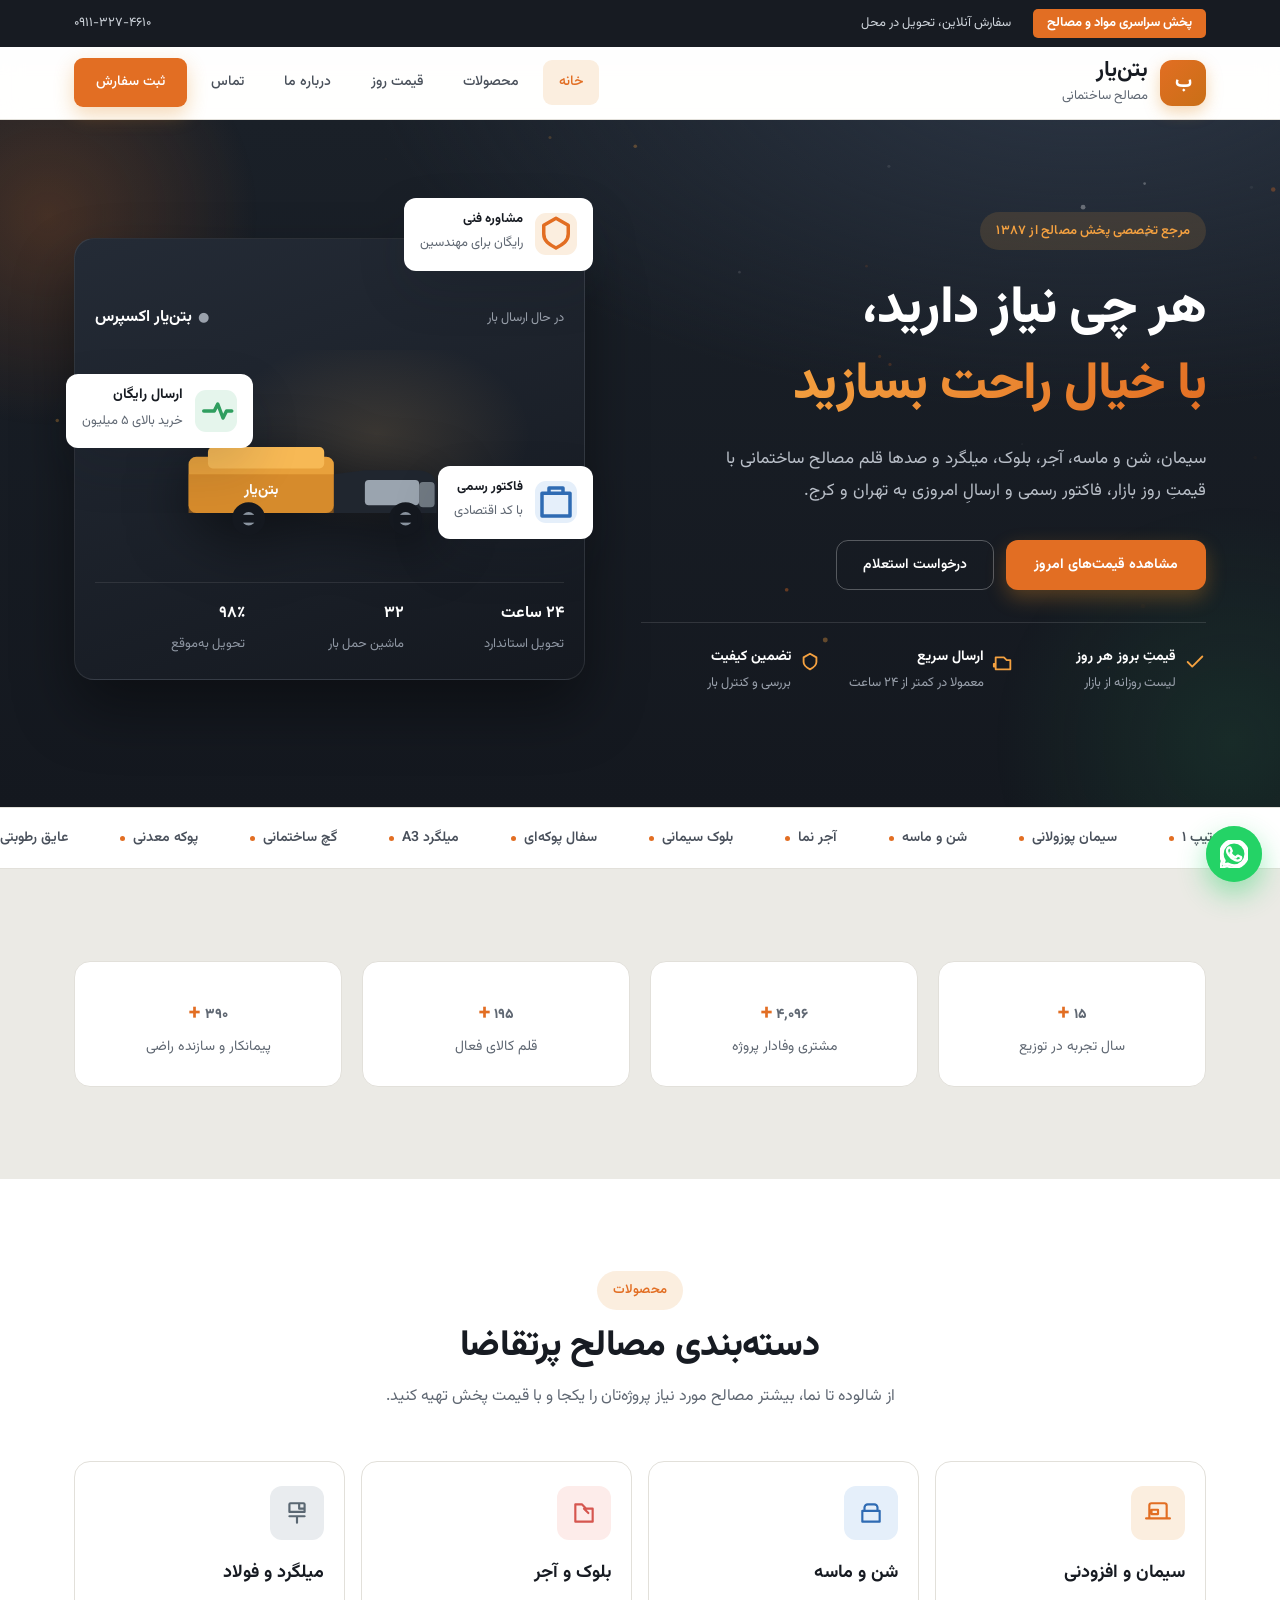
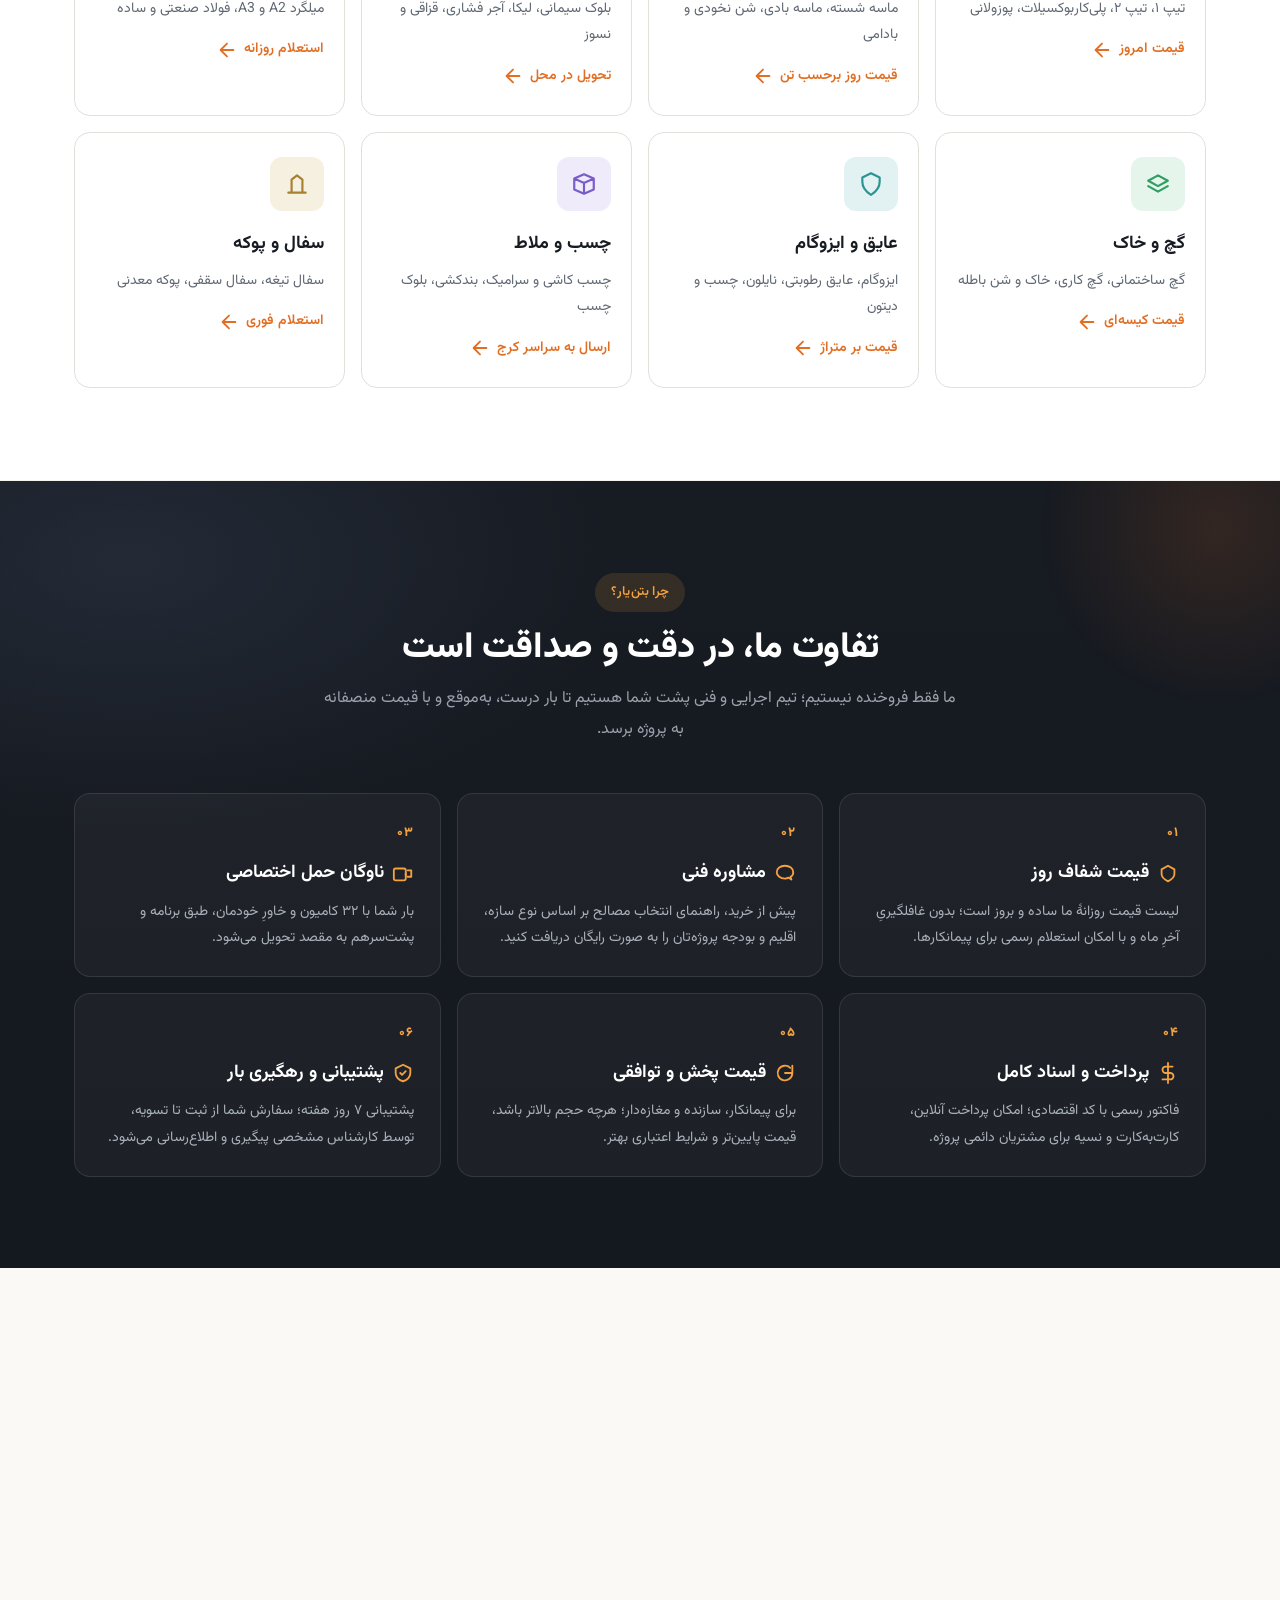
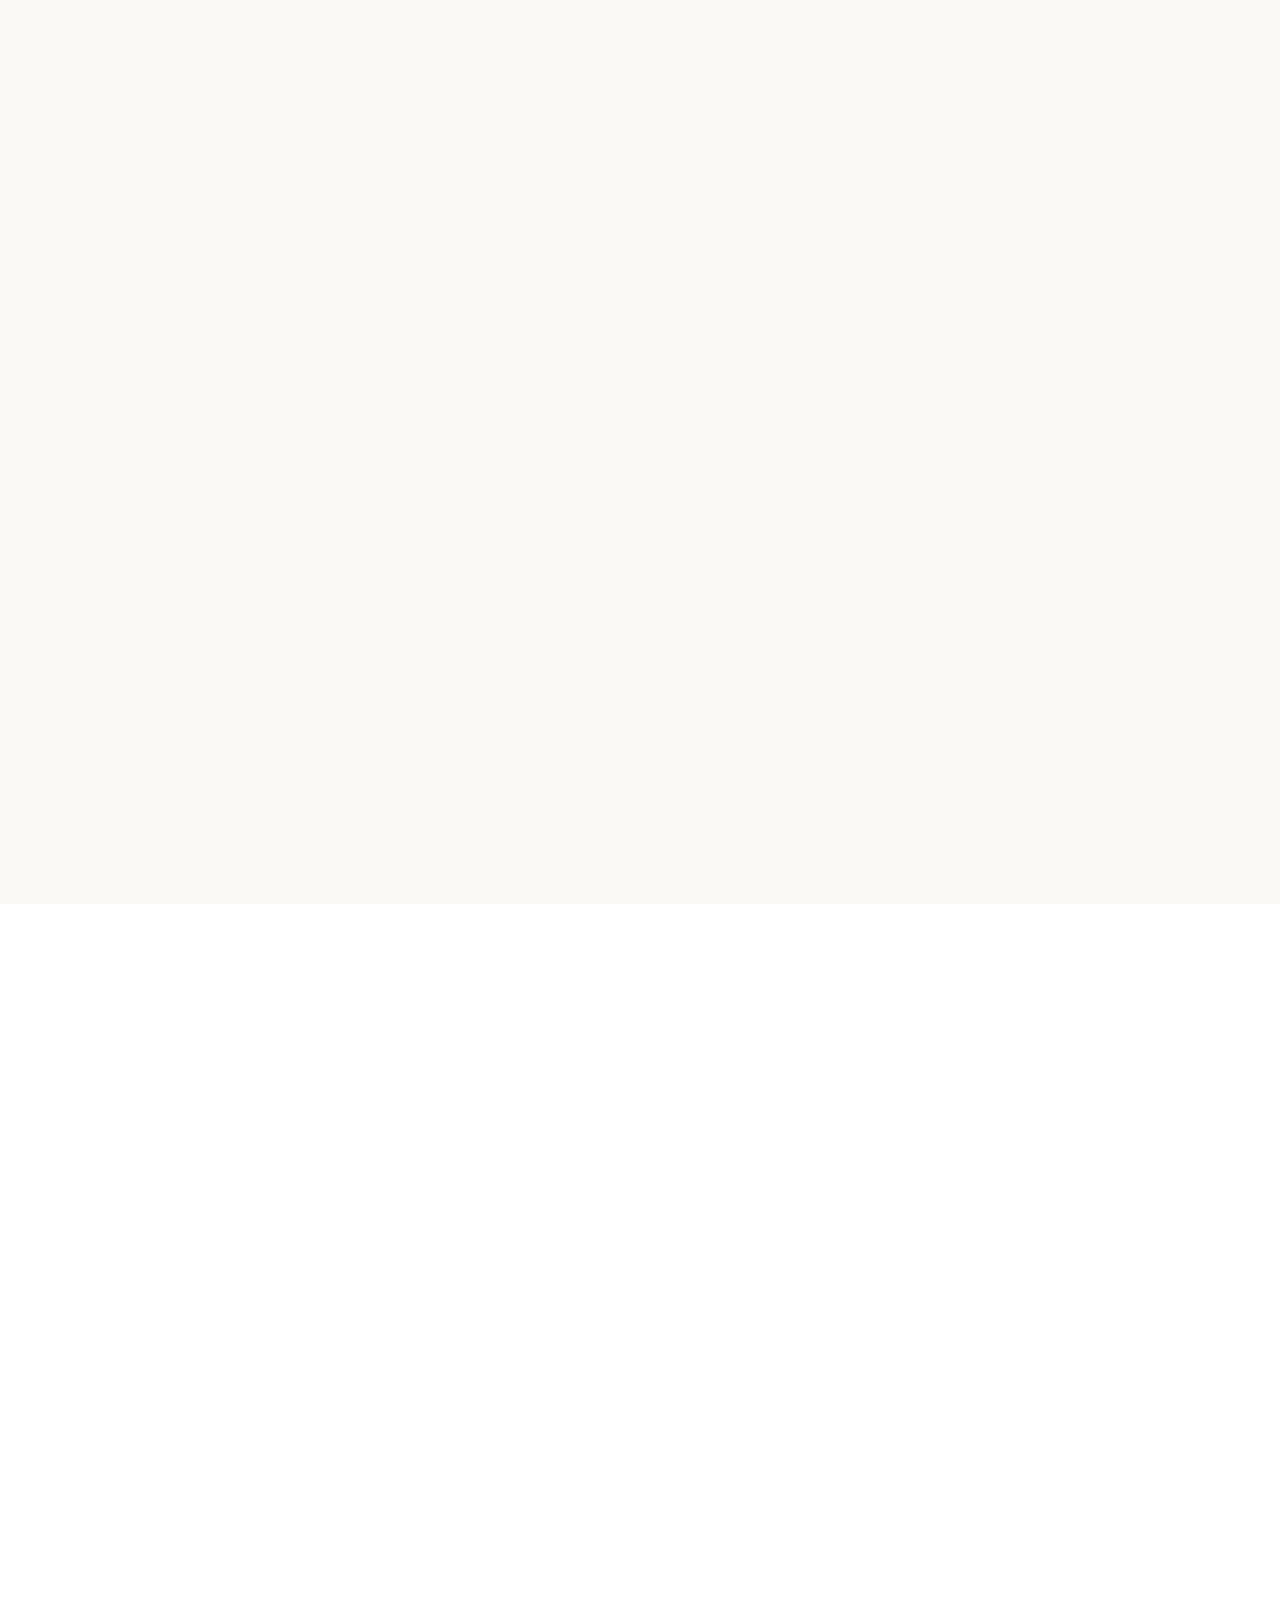
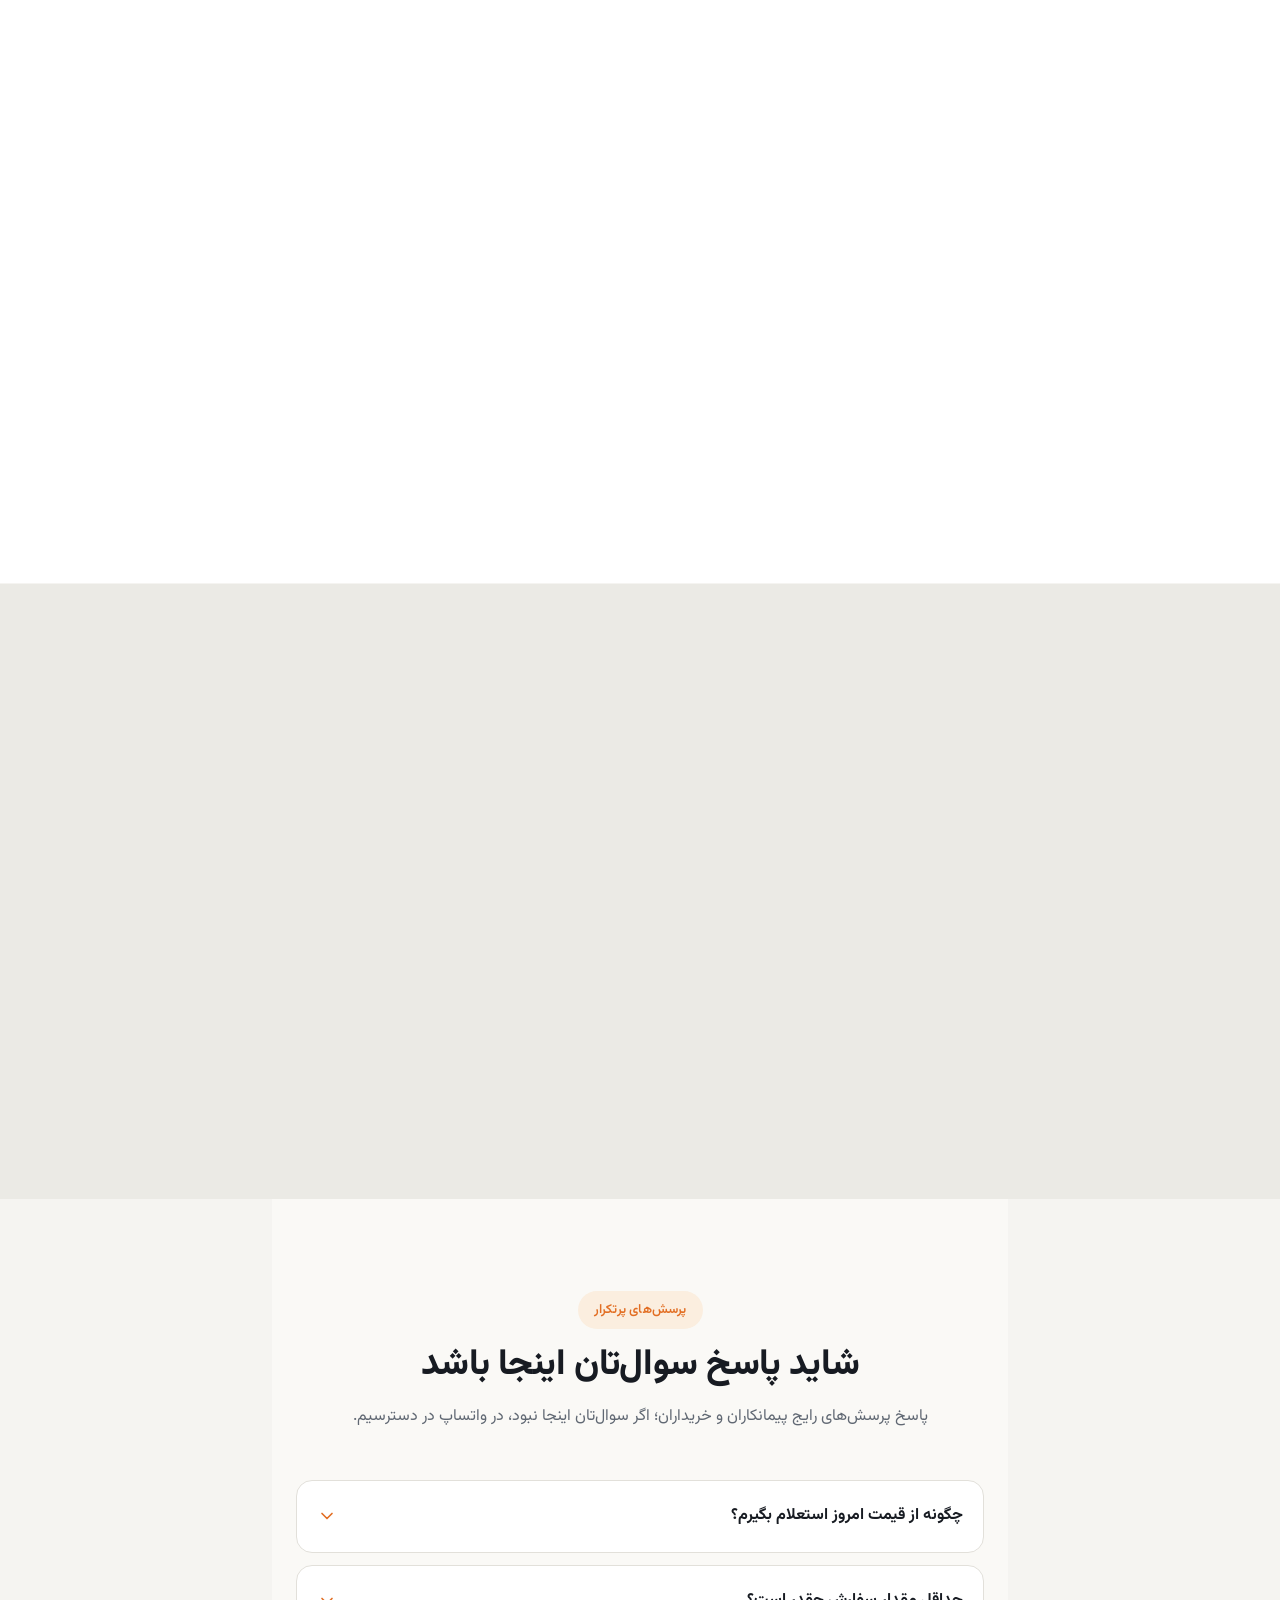
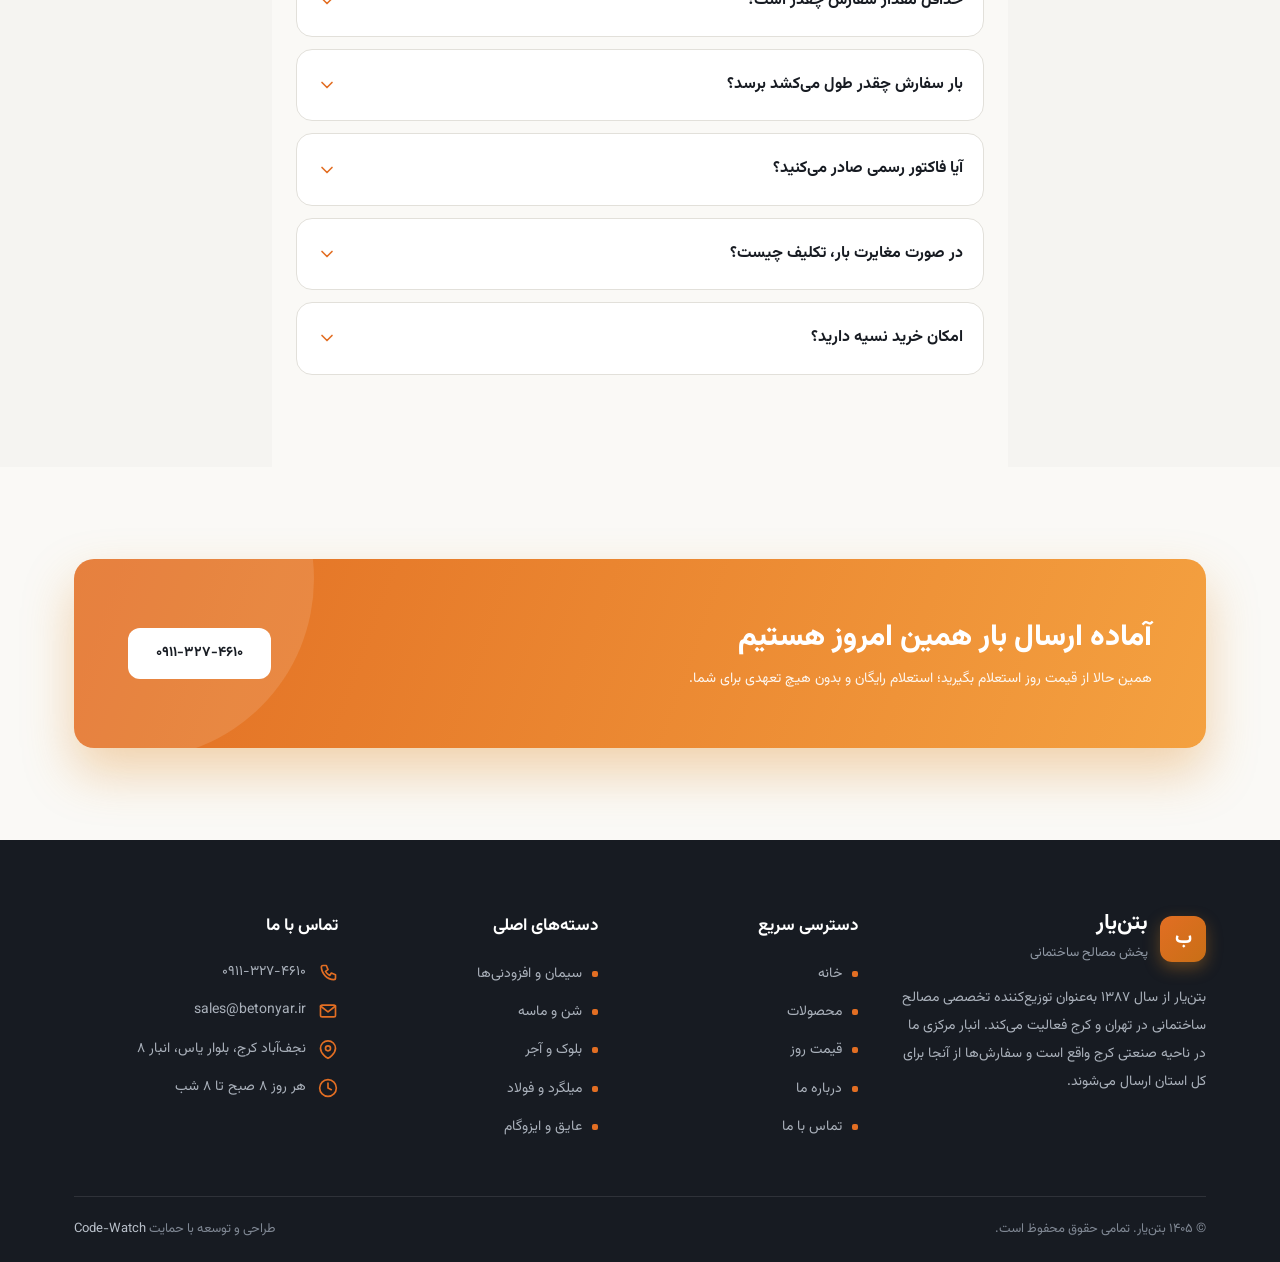
<file: index.html>
<!DOCTYPE html>
<html lang="fa" dir="rtl">
<head>
<meta charset="UTF-8">
<meta name="viewport" content="width=device-width, initial-scale=1.0">
<title>بتن‌یار | پخش و فروش مصالح ساختمانی</title>
<meta name="description" content="بتن‌یار؛ مرجع تخصصی خرید و فروش مصالح ساختمانی. سیمان، شن و ماسه، آجر، بلوک، سفال، میلگرد و بیش از ۲۰۰ قلم کالای ساختمانی با قیمت روز و ارسال سریع به تهران و کرج.">
<meta name="theme-color" content="#171b22">
<meta name="robots" content="index, follow">
<meta property="og:locale" content="fa_IR">
<meta property="og:type" content="website">
<meta property="og:site_name" content="بتن‌یار">
<meta property="og:title" content="بتن‌یار | پخش و فروش مصالح ساختمانی">
<meta property="og:description" content="سیمان، شن و ماسه، آجر، بلوک، سفال، میلگرد و بیش از ۲۰۰ قلم کالای ساختمانی با قیمت روز و ارسال سریع به تهران و کرج.">
<link rel="canonical" href="https://betonyar.ir/">
<meta property="og:url" content="https://betonyar.ir/">
<meta property="og:image" content="https://betonyar.ir/og-image.png">
<meta property="og:image:width" content="1200">
<meta property="og:image:height" content="630">
<meta name="twitter:card" content="summary_large_image">
<meta name="twitter:title" content="بتن‌یار | پخش و فروش مصالح ساختمانی">
<meta name="twitter:description" content="سیمان، شن و ماسه، آجر، بلوک، سفال، میلگرد و بیش از ۲۰۰ قلم کالای ساختمانی با قیمت روز و ارسال سریع به تهران و کرج.">
<link rel="preload" as="font" type="font/woff2" crossorigin href="css/fonts/vazirmatn-arabic-400.woff2">
<link rel="preload" as="font" type="font/woff2" crossorigin href="css/fonts/vazirmatn-arabic-700.woff2">
<link rel="stylesheet" href="css/fonts.css">
<link rel="stylesheet" href="css/style.css">
<link rel="icon" type="image/svg+xml" href="favicon.svg">
<link rel="icon" type="image/png" sizes="32x32" href="favicon-32.png">
<link rel="apple-touch-icon" href="apple-touch-icon.png">
<script defer src="js/main.js"></script>
<noscript>
  <style>
    .reveal { opacity: 1; transform: none; }
    .marquee-track { animation: none; }
  </style>
</noscript>
<script type="application/ld+json">
{
  "@context": "https://schema.org",
  "@type": "LocalBusiness",
  "name": "بتن‌یار",
  "description": "پخش و فروش تخصصی مصالح ساختمانی در تهران و کرج",
  "telephone": "+989113274610",
  "foundingDate": "2008",
  "areaServed": ["تهران", "کرج"],
  "openingHours": "Mo-Su 08:00-20:00",
  "address": {
    "@type": "PostalAddress",
    "addressLocality": "کرج",
    "streetAddress": "نجف‌آباد کرج، بلوار یاس، انبار ۸"
  }
}
</script>
</head>
<body id="top" data-scrollspy>

<a class="skip-link" href="#main">پرش به محتوای اصلی</a>

<!-- ============ SVG icon sprite (single source for all icons) ============ -->
<svg class="sprite" xmlns="http://www.w3.org/2000/svg" aria-hidden="true" focusable="false">
  <symbol id="i-phone" viewBox="0 0 24 24"><path d="M6 3h4l2 5-3 2a12 12 0 0 0 5 5l2-3 5 2v4a2 2 0 0 1-2 2A16 16 0 0 1 4 5a2 2 0 0 1 2-2z"/></symbol>
  <symbol id="i-x" viewBox="0 0 24 24"><path d="M18 6 6 18M6 6l12 12"/></symbol>
  <symbol id="i-check" viewBox="0 0 24 24"><path d="M20 6L9 17l-5-5"/></symbol>
  <symbol id="i-truck" viewBox="0 0 24 24"><path d="M4 7v13M4 7h9l3 3h4v10H4M4 17h-2v-3h2"/></symbol>
  <symbol id="i-shield" viewBox="0 0 24 24"><path d="M12 3l7 4v5c0 4-3 6-7 8-4-2-7-4-7-8V7z"/></symbol>
  <symbol id="i-package" viewBox="0 0 24 24"><path d="M4 7h16v13H4zM8 7V4h8v3"/></symbol>
  <symbol id="i-chart" viewBox="0 0 24 24"><path d="M5 12h6l2-4 3 8 2-4h3"/></symbol>
  <symbol id="i-house" viewBox="0 0 24 24"><path d="M4 17V5a2 2 0 0 1 2-2h12a2 2 0 0 1 2 2v12M1 17h22M6 9h6v4H6z"/></symbol>
  <symbol id="i-bucket" viewBox="0 0 24 24"><path d="M4 10h16v10H4zM6 10V7a3 3 0 0 1 3-3h6a3 3 0 0 1 3 3v3"/></symbol>
  <symbol id="i-brick" viewBox="0 0 24 24"><path d="M4 4h6l4 4h6v12H4zM12 8l4 4"/></symbol>
  <symbol id="i-rebar" viewBox="0 0 24 24"><path d="M14 3v5h5M6 3h12a1 1 0 0 1 1 1v7H5V4a1 1 0 0 1 1-1zM5 15l14 0M12 15v6"/></symbol>
  <symbol id="i-stack" viewBox="0 0 24 24"><path d="M3 9l9-5 9 5-9 5zM3 9l9 5 9-5M3 14l9 5 9-5"/></symbol>
  <symbol id="i-waterproof" viewBox="0 0 24 24"><path d="M12 2l8 4v4c0 5-3 9-8 12-5-3-8-7-8-12V6z"/></symbol>
  <symbol id="i-layers" viewBox="0 0 24 24"><path d="M3 7l9-4 9 4-9 4zM3 7v10l9 4 9-4V7M12 11v10"/></symbol>
  <symbol id="i-roof" viewBox="0 0 24 24"><path d="M4 20h16M7 20V8l5-4 5 4v12"/></symbol>
  <symbol id="i-chat" viewBox="0 0 24 24"><path d="M21 10c0-4-4-7-9-7S3 6 3 10s4 7 9 7a9 9 0 0 0 4-1l3 2-1-3c2-1 3-3 3-5z"/></symbol>
  <symbol id="i-nav" viewBox="0 0 24 24"><rect x="2" y="6" width="13" height="13" rx="2"/><path d="M17 8h4v7h-4M15 11v3"/></symbol>
  <symbol id="i-price" viewBox="0 0 24 24"><path d="M12 1v22M17 5H9.5a3.5 3.5 0 0 0 0 7h5a3.5 3.5 0 0 1 0 7H6"/></symbol>
  <symbol id="i-percent" viewBox="0 0 24 24"><path d="M20 12a8 8 0 1 1-2.3-5.6M20 4v8h-8"/></symbol>
  <symbol id="i-check-shield" viewBox="0 0 24 24"><path d="M12 3l8 4v5c0 4-3 8-8 9-5-1-8-5-8-9V7zM9 12l2 2 4-4"/></symbol>
  <symbol id="i-bag" viewBox="0 0 24 24"><rect x="2" y="8" width="20" height="12" rx="2"/><path d="M8 8V5h8v3"/></symbol>
  <symbol id="i-sand" viewBox="0 0 24 24"><path d="M4 6h16v12a2 2 0 0 1-2 2H6a2 2 0 0 1-2-2z"/><path d="M8 6V4h8v2M9 12l2 2 4-4"/></symbol>
  <symbol id="i-pumice" viewBox="0 0 24 24"><path d="M6 6a6 6 0 0 1 12 0c0 2-1 3-2 4h-8c-1-1-2-2-2-4zM8 10h8l-1 8h-6z"/></symbol>
  <symbol id="i-block" viewBox="0 0 24 24"><rect x="3" y="3" width="18" height="18" rx="2"/><path d="M3 9h18M9 3v18"/></symbol>
  <symbol id="i-pipes" viewBox="0 0 24 24"><path d="M14 3v5h5M12 3h10v10H12zM12 12v3H8v3H12v3H3v-3h5v-3H3V3z"/></symbol>
  <symbol id="i-clay" viewBox="0 0 24 24"><path d="M12 2l9 5-9 5-9-5zM3 11v5l9 5 9-5v-5"/></symbol>
  <symbol id="i-isogam" viewBox="0 0 24 24"><path d="M4 21V8l8-5 8 5v13M8 21v-6h8v6M4 8h16"/></symbol>
  <symbol id="i-arrow" viewBox="0 0 24 24"><path d="M19 12H5M12 19l-7-7 7-7"/></symbol>
  <symbol id="i-up" viewBox="0 0 24 24"><path d="M12 19V5M5 12l7-7 7 7"/></symbol>
  <symbol id="i-mail" viewBox="0 0 24 24"><rect x="3" y="5" width="18" height="14" rx="2"/><path d="m3 6 9 7 9-7"/></symbol>
  <symbol id="i-pin" viewBox="0 0 24 24"><path d="M21 10c0 7-9 12-9 12S3 17 3 10a9 9 0 0 1 18 0z"/><circle cx="12" cy="10" r="3"/></symbol>
  <symbol id="i-clock" viewBox="0 0 24 24"><circle cx="12" cy="12" r="10"/><path d="M12 6v6l4 2"/></symbol>
  <symbol id="i-chevron" viewBox="0 0 24 24"><path d="M6 9l6 6 6-6"/></symbol>
  <symbol id="i-wa" viewBox="0 0 24 24"><path d="M17.472 14.382c-.297-.149-1.758-.867-2.03-.967-.273-.099-.471-.148-.67.15-.197.297-.767.966-.94 1.164-.173.199-.347.223-.644.075-.297-.15-1.255-.463-2.39-1.475-.883-.788-1.48-1.761-1.653-2.059-.173-.297-.018-.458.13-.606.134-.133.298-.347.446-.52.149-.174.198-.298.298-.497.099-.198.05-.371-.025-.52-.075-.149-.669-1.612-.916-2.207-.242-.579-.487-.5-.669-.51-.173-.008-.371-.01-.57-.01-.198 0-.52.074-.792.372-.272.297-1.04 1.016-1.04 2.479 0 1.462 1.065 2.875 1.213 3.074.149.198 2.096 3.2 5.077 4.487.709.306 1.262.489 1.694.625.712.227 1.36.195 1.871.118.571-.085 1.758-.719 2.006-1.413.248-.694.248-1.289.173-1.413-.074-.124-.272-.198-.57-.347m-5.421 7.403h-.004a9.87 9.87 0 01-5.031-1.378l-.361-.214-3.741.982.998-3.648-.235-.374a9.86 9.86 0 01-1.51-5.26c.001-5.45 4.436-9.884 9.888-9.884 2.64 0 5.122 1.03 6.988 2.898a9.825 9.825 0 012.893 6.994c-.003 5.45-4.437 9.884-9.885 9.884m8.413-18.297A11.815 11.815 0 0012.05 0C5.495 0 .16 5.335.157 11.892c0 2.096.547 4.142 1.588 5.945L.057 24l6.305-1.654a11.882 11.882 0 005.683 1.448h.005c6.554 0 11.89-5.335 11.893-11.893a11.821 11.821 0 00-3.48-8.413z"/></symbol>
</svg>

<!-- ============ Top bar ============ -->
<div class="topbar">
  <div class="container">
    <div class="tb-row">
      <span class="skew">پخش سراسری مواد و مصالح</span>
      <div class="tb-right">سفارش آنلاین، تحویل در محل</div>
    </div>
    <a href="tel:+989113274610" dir="ltr">۰۹۱۱-۳۲۷-۴۶۱۰</a>
  </div>
</div>

<!-- ============ Header ============ -->
<header class="header" id="header">
  <div class="container">
    <a href="#top" class="logo" aria-label="بتن‌یار — صفحه اصلی">
      <span class="logo-mark">ب</span>
      <span class="logo-text"><b>بتن‌یار</b><span>مصالح ساختمانی</span></span>
    </a>
    <nav class="nav" aria-label="فهرست اصلی">
      <div class="nav-links">
        <a href="index.html" class="nav-current">خانه</a>
        <a href="products.html">محصولات</a>
        <a href="index.html#price">قیمت روز</a>
        <a href="about.html">درباره ما</a>
        <a href="contact.html">تماس</a>
        <a href="contact.html" class="cta">ثبت سفارش</a>
      </div>
    </nav>
    <button class="burger" id="burger" aria-label="باز کردن فهرست" aria-expanded="false" aria-controls="drawer">
      <span></span><span></span><span></span>
    </button>
  </div>
</header>

<!-- ============ Mobile drawer ============ -->
<div class="drawer" id="drawer" role="dialog" aria-modal="true" aria-labelledby="drawerTitle">
  <div class="nav-head">
    <div class="m-logo" id="drawerTitle"><span class="logo-mark">ب</span>بتن‌یار</div>
    <button class="nav-close" id="navClose" aria-label="بستن فهرست">
      <svg class="ic ic--x"><use href="#i-x"/></svg>
    </button>
  </div>
  <div class="nav-links">
    <a href="index.html" class="nav-current">خانه</a>
    <a href="products.html">محصولات</a>
    <a href="index.html#price">قیمت روز</a>
    <a href="about.html">درباره ما</a>
    <a href="contact.html">تماس</a>
    <a href="contact.html" class="cta">ثبت سفارش</a>
  </div>
  <div class="nav-foot">
    <a href="tel:+989113274610" class="nf-tel" dir="ltr"><svg class="ic"><use href="#i-phone"/></svg>۰۹۱۱-۳۲۷-۴۶۱۰</a>
    <span>پاسخگویی همه‌روزه ۸ صبح تا ۸ شب</span>
  </div>
</div>
<div class="nav-backdrop" id="navBackdrop" aria-hidden="true"></div>

<main id="main">

<!-- ============ Hero ============ -->
<section class="hero">
  <div class="container">
    <div class="hero-in">
      <div>
        <span class="badge badge--dark">مرجع تخصصی پخش مصالح از ۱۳۸۷</span>
        <h1>هر چی نیاز دارید،<br><span class="grad">با خیال راحت بسازید</span></h1>
        <p class="lead">سیمان، شن و ماسه، آجر، بلوک، میلگرد و صدها قلم مصالح ساختمانی با قیمت‌ِ روز بازار، فاکتور رسمی و ارسال‌ِ امروزی به تهران و کرج.</p>
        <div class="hero-ctas">
          <a href="products.html" class="cta">مشاهده قیمت‌های امروز</a>
          <a href="contact.html" class="cta-ghost">درخواست استعلام</a>
        </div>
        <div class="hero-points">
          <div><svg class="ic"><use href="#i-check"/></svg><div><b>قیمت‌ِ بروز هر روز</b><span>لیست روزانه از بازار</span></div></div>
          <div><svg class="ic"><use href="#i-truck"/></svg><div><b>ارسال سریع</b><span>معمولا در کمتر از ۲۴ ساعت</span></div></div>
          <div><svg class="ic"><use href="#i-shield"/></svg><div><b>تضمین کیفیت</b><span>بررسی و کنترل بار</span></div></div>
        </div>
      </div>
      <div class="hero-visual">
        <div class="truck-card">
          <div class="tc-top"><span>در حال ارسال بار</span><b><span class="live-dot">●</span> بتن‌یار اکسپرس</b></div>
          <div class="truck-art">
            <svg viewBox="0 0 320 140" fill="none" xmlns="http://www.w3.org/2000/svg" aria-hidden="true">
              <rect x="14" y="40" width="150" height="58" rx="8" fill="#E8A13C"/>
              <path d="M14 58 L164 58 L164 98 L14 98 Z" fill="#C97A20" opacity=".55"/>
              <rect x="34" y="30" width="120" height="22" rx="5" fill="#F7B955"/>
              <text x="89" y="78" text-anchor="middle" font-family="Vazirmatn" font-size="15" fill="#fff" font-weight="700">بتن‌یار</text>
              <path d="M196 54 L248 54 Q270 54 270 72 L270 98 L164 98 L164 58 Z" fill="#20262F"/>
              <rect x="196" y="64" width="56" height="26" rx="4" fill="#a8b2bd" opacity=".9"/>
              <rect x="252" y="66" width="16" height="26" rx="4" fill="#a8b2bd" opacity=".6"/>
              <circle cx="76" cy="104" r="17" fill="#14181f"/>
              <circle cx="76" cy="104" r="7" fill="#8b95a1"/>
              <circle cx="238" cy="104" r="17" fill="#14181f"/>
              <circle cx="238" cy="104" r="7" fill="#8b95a1"/>
              <rect x="64" y="100" width="24" height="8" fill="#14181f"/>
              <rect x="226" y="100" width="24" height="8" fill="#14181f"/>
            </svg>
          </div>
          <div class="tc-footer">
            <div><b>۲۴ ساعت</b><span>تحویل استاندارد</span></div>
            <div><b>۳۲</b><span>ماشین حمل بار</span></div>
            <div><b>۹۸٪</b><span>تحویل به‌موقع</span></div>
          </div>
        </div>
        <div class="float-card fc-1"><div class="ic ic-amber"><svg class="ic"><use href="#i-shield"/></svg></div><div><b>مشاوره فنی</b><span>رایگان برای مهندسین</span></div></div>
        <div class="float-card fc-2"><div class="ic ic-blue"><svg class="ic"><use href="#i-package"/></svg></div><div><b>فاکتور رسمی</b><span>با کد اقتصادی</span></div></div>
        <div class="float-card fc-3"><div class="ic ic-green"><svg class="ic"><use href="#i-chart"/></svg></div><div><b>ارسال رایگان</b><span>خرید بالای ۵ میلیون</span></div></div>
      </div>
    </div>
  </div>
</section>

<!-- ============ Marquee ============ -->
<div class="marquee" aria-hidden="true">
  <div class="marquee-track" id="marqueeTrack">
    <span>سیمان تیپ ۱</span><span>سیمان پوزولانی</span><span>شن و ماسه</span><span>آجر نما</span><span>بلوک سیمانی</span><span>سفال پوکه‌ای</span><span>میلگرد A3</span><span>گچ ساختمانی</span><span>پوکه معدنی</span><span>عایق رطوبتی</span><span>چسب پودری</span><span>بتن آماده</span><span>ایزوگام</span><span>سیمان تیپ ۱</span><span>سیمان پوزولانی</span><span>شن و ماسه</span><span>آجر نسوز</span><span>بلوک سیمانی</span><span>سفال پوکه‌ای</span><span>میلگرد A3</span>
  </div>
</div>

<!-- ============ Stats ============ -->
<section class="stats">
  <div class="container stats-grid">
    <div class="stat reveal"><b><span data-count="16">0</span><i class="unit">+</i></b><span>سال تجربه در توزیع</span></div>
    <div class="stat reveal"><b><span data-count="4200">0</span><i class="unit">+</i></b><span>مشتری وفادار پروژه</span></div>
    <div class="stat reveal"><b><span data-count="200">0</span><i class="unit">+</i></b><span>قلم کالای فعال</span></div>
    <div class="stat reveal"><b><span data-count="400">0</span><i class="unit">+</i></b><span>پیمانکار و سازنده راضی</span></div>
  </div>
</section>

<!-- ============ Products / categories ============ -->
<section class="products sect" id="products">
  <div class="container">
    <div class="section-head">
      <span class="badge">محصولات</span>
      <h2>دسته‌بندی مصالح پرتقاضا</h2>
      <p>از شالوده تا نما، بیشتر مصالح مورد نیاز پروژه‌تان را یکجا و با قیمت پخش تهیه کنید.</p>
    </div>
    <div class="cat-grid">
      <div class="cat reveal"><div class="cat-ic ic-amber"><svg class="ic"><use href="#i-house"/></svg></div><h3>سیمان و افزودنی</h3><p>تیپ ۱، تیپ ۲، پلی‌کاربوکسیلات، پوزولانی</p><a href="#price">قیمت امروز <svg class="ic"><use href="#i-arrow"/></svg></a></div>
      <div class="cat reveal"><div class="cat-ic ic-blue"><svg class="ic"><use href="#i-bucket"/></svg></div><h3>شن و ماسه</h3><p>ماسه شسته، ماسه بادی، شن نخودی و بادامی</p><a href="#price">قیمت روز برحسب تن <svg class="ic"><use href="#i-arrow"/></svg></a></div>
      <div class="cat reveal"><div class="cat-ic ic-rose"><svg class="ic"><use href="#i-brick"/></svg></div><h3>بلوک و آجر</h3><p>بلوک سیمانی، لیکا، آجر فشاری، قزاقی و نسوز</p><a href="#price">تحویل در محل <svg class="ic"><use href="#i-arrow"/></svg></a></div>
      <div class="cat reveal"><div class="cat-ic ic-slate"><svg class="ic"><use href="#i-rebar"/></svg></div><h3>میلگرد و فولاد</h3><p>میلگرد A2 و A3، فولاد صنعتی و ساده</p><a href="#price">استعلام روزانه <svg class="ic"><use href="#i-arrow"/></svg></a></div>
      <div class="cat reveal"><div class="cat-ic ic-green"><svg class="ic"><use href="#i-stack"/></svg></div><h3>گچ و خاک</h3><p>گچ ساختمانی، گچ کاری، خاک و شن باطله</p><a href="#price">قیمت کیسه‌ای <svg class="ic"><use href="#i-arrow"/></svg></a></div>
      <div class="cat reveal"><div class="cat-ic ic-teal"><svg class="ic"><use href="#i-waterproof"/></svg></div><h3>عایق و ایزوگام</h3><p>ایزوگام، عایق رطوبتی، نایلون، چسب و دیتون</p><a href="#price">قیمت بر متراژ <svg class="ic"><use href="#i-arrow"/></svg></a></div>
      <div class="cat reveal"><div class="cat-ic ic-violet"><svg class="ic"><use href="#i-layers"/></svg></div><h3>چسب و ملاط</h3><p>چسب کاشی و سرامیک، بندکشی، بلوک چسب</p><a href="#price">ارسال به سراسر کرج <svg class="ic"><use href="#i-arrow"/></svg></a></div>
      <div class="cat reveal"><div class="cat-ic ic-sand"><svg class="ic"><use href="#i-roof"/></svg></div><h3>سفال و پوکه</h3><p>سفال تیغه، سفال سقفی، پوکه معدنی</p><a href="#price">استعلام فوری <svg class="ic"><use href="#i-arrow"/></svg></a></div>
    </div>
  </div>
</section>

<!-- ============ Why us ============ -->
<section class="why sect" id="why">
  <div class="container">
    <div class="section-head reveal">
      <span class="badge badge--dark">چرا بتن‌یار؟</span>
      <h2>تفاوت ما، در دقت و صداقت است</h2>
      <p>ما فقط فروخنده نیستیم؛ تیم اجرایی و فنی پشت شما هستیم تا بار درست، به‌موقع و با قیمت منصفانه به پروژه برسد.</p>
    </div>
    <div class="why-grid">
      <div class="why-card reveal"><span class="num">۰۱</span><h3><svg class="ic"><use href="#i-shield"/></svg>قیمت شفاف روز</h3><p>لیست قیمت روزانهٔ ما ساده و بروز است؛ بدون غافلگیریِ آخرِ ماه و با امکان استعلام رسمی برای پیمانکارها.</p></div>
      <div class="why-card reveal"><span class="num">۰۲</span><h3><svg class="ic"><use href="#i-chat"/></svg>مشاوره فنی</h3><p>پیش از خرید، راهنمای انتخاب مصالح بر اساس نوع سازه، اقلیم و بودجه پروژه‌تان را به صورت رایگان دریافت کنید.</p></div>
      <div class="why-card reveal"><span class="num">۰۳</span><h3><svg class="ic"><use href="#i-nav"/></svg>ناوگان حمل اختصاصی</h3><p>بار شما با ۳۲ کامیون و خاورِ خودمان، طبق برنامه و پشت‌سرهم به مقصد تحویل می‌شود.</p></div>
      <div class="why-card reveal"><span class="num">۰۴</span><h3><svg class="ic"><use href="#i-price"/></svg>پرداخت و اسناد کامل</h3><p>فاکتور رسمی با کد اقتصادی؛ امکان پرداخت آنلاین، کارت‌به‌کارت و نسیه برای مشتریان دائمی پروژه.</p></div>
      <div class="why-card reveal"><span class="num">۰۵</span><h3><svg class="ic"><use href="#i-percent"/></svg>قیمت پخش و توافقی</h3><p>برای پیمانکار، سازنده و مغازه‌دار؛ هرچه حجم بالاتر باشد، قیمت پایین‌تر و شرایط اعتباری بهتر.</p></div>
      <div class="why-card reveal"><span class="num">۰۶</span><h3><svg class="ic"><use href="#i-check-shield"/></svg>پشتیبانی و رهگیری بار</h3><p>پشتیبانی ۷ روز هفته؛ سفارش شما از ثبت تا تسویه، توسط کارشناس مشخصی پیگیری و اطلاع‌رسانی می‌شود.</p></div>
    </div>
  </div>
</section>

<!-- ============ Prices / product cards ============ -->
<section class="prices sect" id="price">
  <div class="container">
    <div class="section-head reveal">
      <span class="badge">قیمت روز</span>
      <h2>قیمت امروز مصالح پرتقاضا</h2>
      <p>این قیمت‌ها هر هفته به‌روز می‌شوند؛ برای قیمت قطعیِ لحظه‌ی خرید و موجودی انبار، از تیم فروش استعلام بگیرید.</p>
      <span class="head-date">آخرین به‌روزرسانی قیمت‌ها: <b id="priceDate">…</b></span>
    </div>
    <div class="price-grid">
      <article class="price-card reveal">
        <div class="pc-media"><span class="pc-tag">پرفروش</span><svg class="pc-icon"><use href="#i-bag"/></svg></div>
        <div class="pc-body">
          <h3 class="pc-title">سیمان تیپ ۱ (پاکت ۵۰‌کیلویی)</h3>
          <div class="pc-foot"><span class="pc-price">۸۷,۵۰۰ <small>تومان</small></span><span class="pc-unit">بازار</span></div>
          <div class="pc-actions">
          <a class="pc-wa" href="https://wa.me/989113274610" target="_blank" rel="noopener" aria-label="سفارش سیمان تیپ ۱ (پاکت ۵۰‌کیلویی) از طریق واتساپ">سفارش <svg class="ic"><use href="#i-wa"/></svg></a>
          <a class="pc-link" href="product.html">جزئیات <svg class="ic"><use href="#i-arrow"/></svg></a>
        </div>
        </div>
      </article>
      <article class="price-card reveal">
        <div class="pc-media"><svg class="pc-icon"><use href="#i-sand"/></svg></div>
        <div class="pc-body">
          <h3 class="pc-title">شن شسته (درجه یک)</h3>
          <div class="pc-foot"><span class="pc-price">۳۷۵,۰۰۰ <small>تومان/تن</small></span><span class="pc-unit">تحویل کرج</span></div>
          <div class="pc-actions">
          <a class="pc-wa" href="https://wa.me/989113274610" target="_blank" rel="noopener" aria-label="سفارش شن شسته (درجه یک) از طریق واتساپ">سفارش <svg class="ic"><use href="#i-wa"/></svg></a>
          <a class="pc-link" href="#contact">استعلام <svg class="ic"><use href="#i-arrow"/></svg></a>
        </div>
        </div>
      </article>
      <article class="price-card reveal">
        <div class="pc-media"><span class="pc-tag pc-tag--stock">در حال عرضه</span><svg class="pc-icon"><use href="#i-pumice"/></svg></div>
        <div class="pc-body">
          <h3 class="pc-title">پوکه معدنی</h3>
          <div class="pc-foot"><span class="pc-price">۶۲۰,۰۰۰ <small>تومان/تن</small></span><span class="pc-unit">استعلام لحظه‌ای</span></div>
          <div class="pc-actions">
          <a class="pc-wa" href="https://wa.me/989113274610" target="_blank" rel="noopener" aria-label="سفارش پوکه معدنی از طریق واتساپ">سفارش <svg class="ic"><use href="#i-wa"/></svg></a>
          <a class="pc-link" href="#contact">استعلام <svg class="ic"><use href="#i-arrow"/></svg></a>
        </div>
        </div>
      </article>
      <article class="price-card reveal">
        <div class="pc-media"><span class="pc-tag">پرفروش</span><svg class="pc-icon"><use href="#i-block"/></svg></div>
        <div class="pc-body">
          <h3 class="pc-title">بلوک سیمانی ۲۰٫۲۰٫۴۰</h3>
          <div class="pc-foot"><span class="pc-price">۲۶,۵۰۰ <small>تومان</small></span><span class="pc-unit">عدد</span></div>
          <div class="pc-actions">
          <a class="pc-wa" href="https://wa.me/989113274610" target="_blank" rel="noopener" aria-label="سفارش بلوک سیمانی ۲۰٫۲۰٫۴۰ از طریق واتساپ">سفارش <svg class="ic"><use href="#i-wa"/></svg></a>
          <a class="pc-link" href="#contact">استعلام <svg class="ic"><use href="#i-arrow"/></svg></a>
        </div>
        </div>
      </article>
      <article class="price-card reveal">
        <div class="pc-media"><svg class="pc-icon"><use href="#i-rebar"/></svg></div>
        <div class="pc-body">
          <h3 class="pc-title">میلگرد A3 (سایز ۱۴)</h3>
          <div class="pc-foot"><span class="pc-price">۳۲,۲۰۰ <small>تومان/کیلو</small></span><span class="pc-unit">+ شاخه‌بری</span></div>
          <div class="pc-actions">
          <a class="pc-wa" href="https://wa.me/989113274610" target="_blank" rel="noopener" aria-label="سفارش میلگرد A3 (سایز ۱۴) از طریق واتساپ">سفارش <svg class="ic"><use href="#i-wa"/></svg></a>
          <a class="pc-link" href="#contact">استعلام <svg class="ic"><use href="#i-arrow"/></svg></a>
        </div>
        </div>
      </article>
      <article class="price-card reveal">
        <div class="pc-media"><span class="pc-tag pc-tag--sale">اقتصادی</span><svg class="pc-icon"><use href="#i-pipes"/></svg></div>
        <div class="pc-body">
          <h3 class="pc-title">سیمان سفید</h3>
          <div class="pc-foot"><span class="pc-price">۱,۰۲۰,۰۰۰ <small>تومان/تن</small></span><span class="pc-unit">کیسه ۳۰کیلو</span></div>
          <div class="pc-actions">
          <a class="pc-wa" href="https://wa.me/989113274610" target="_blank" rel="noopener" aria-label="سفارش سیمان سفید از طریق واتساپ">سفارش <svg class="ic"><use href="#i-wa"/></svg></a>
          <a class="pc-link" href="#contact">استعلام <svg class="ic"><use href="#i-arrow"/></svg></a>
        </div>
        </div>
      </article>
      <article class="price-card reveal">
        <div class="pc-media"><svg class="pc-icon"><use href="#i-clay"/></svg></div>
        <div class="pc-body">
          <h3 class="pc-title">خاک (رس) ساختمانی</h3>
          <div class="pc-foot"><span class="pc-price">۸۹۰,۰۰۰ <small>تومان/تن</small></span><span class="pc-unit">بسته‌بندی کیسه</span></div>
          <div class="pc-actions">
          <a class="pc-wa" href="https://wa.me/989113274610" target="_blank" rel="noopener" aria-label="سفارش خاک (رس) ساختمانی از طریق واتساپ">سفارش <svg class="ic"><use href="#i-wa"/></svg></a>
          <a class="pc-link" href="#contact">استعلام <svg class="ic"><use href="#i-arrow"/></svg></a>
        </div>
        </div>
      </article>
      <article class="price-card reveal">
        <div class="pc-media"><svg class="pc-icon"><use href="#i-isogam"/></svg></div>
        <div class="pc-body">
          <h3 class="pc-title">ایزوگام پشت‌ناری طلایی</h3>
          <div class="pc-foot"><span class="pc-price">۵۲۰,۰۰۰ <small>تومان/متر</small></span><span class="pc-unit">با نصب</span></div>
          <div class="pc-actions">
          <a class="pc-wa" href="https://wa.me/989113274610" target="_blank" rel="noopener" aria-label="سفارش ایزوگام پشت‌ناری طلایی از طریق واتساپ">سفارش <svg class="ic"><use href="#i-wa"/></svg></a>
          <a class="pc-link" href="#contact">استعلام <svg class="ic"><use href="#i-arrow"/></svg></a>
        </div>
        </div>
      </article>
    </div>
  </div>
</section>

<!-- ============ Calculator ============ -->
<section class="calc sect" id="calc">
  <div class="container">
    <div class="section-head reveal">
      <span class="badge">محاسبه‌گر مصالح</span>
      <h2>مصالح پروژه‌ات را همین‌جا حساب کن</h2>
      <p>مساحت و ضخامت را وارد کن تا حجم بتن و مقدار تقریبی سیمان و شن و ماسه را ببینی.</p>
    </div>
    <div class="calc-card reveal">
      <div class="calc-grid">
        <label class="calc-field"><span>مساحت (مترمربع)</span><input id="calcArea" type="number" inputmode="decimal" min="0" step="any" placeholder="مثلاً ۵۰"></label>
        <label class="calc-field"><span>ضخامت (سانتی‌متر)</span><input id="calcDepth" type="number" inputmode="decimal" min="0" step="any" placeholder="مثلاً ۱۰"></label>
        <label class="calc-field"><span>نوع مصرف</span>
          <select id="calcMix">
            <option value="350">ساخت‌وساز عمومی (۳۵۰ کیلو سیمان)</option>
            <option value="300">کف‌پوش و موزاییک (۳۰۰ کیلو)</option>
            <option value="400">بتن مقاومت بالا (۴۰۰ کیلو)</option>
          </select>
        </label>
      </div>
      <div class="calc-out" aria-live="polite">
        <div class="calc-result"><b id="calcVol">—</b><span>حجم بتن (مترمکعب)</span></div>
        <div class="calc-result"><b id="calcCement">—</b><span>سیمان (کیسه ۵۰ کیلویی)</span></div>
        <div class="calc-result"><b id="calcSand">—</b><span>شن و ماسه (تن)</span></div>
        <div class="calc-result"><b id="calcWater">—</b><span>آب (لیتر)</span></div>
      </div>
      <p class="calc-note">تخمین تقریبی بر اساس میانگین مصرف استاندارد؛ برای استعلام دقیق، مشاوره رایگان بگیرید.</p>
    </div>
  </div>
</section>

<!-- ============ Steps ============ -->
<section class="steps sect" id="steps">
  <div class="container">
    <div class="section-head reveal">
      <span class="badge">روش همکاری</span>
      <h2>سفارش در ۴ قدم ساده</h2>
      <p>از استعلام تا تحویل، همه‌چیز مشخص و قابل رهگیری است.</p>
    </div>
    <div class="step-grid">
      <div class="step reveal"><div class="step-num">۱</div><div><h3>مشاوره و استعلام</h3><p>فهرست کالا و متراژ را از سایت یا تلفن ثبت کنید؛ مشاور فنی سریع پاسخ می‌دهد.</p></div></div>
      <div class="step reveal"><div class="step-num">۲</div><div><h3>پیش‌فاکتور رسمی</h3><p>قیمت تاییدشده روز برای شما ارسال می‌شود.</p></div></div>
      <div class="step reveal"><div class="step-num">۳</div><div><h3>پرداخت و هماهنگی</h3><p>به صورت آنلاین، کارت به کارت یا نسیه برای مشتریان دائمی.</p></div></div>
      <div class="step reveal"><div class="step-num">۴</div><div><h3>ارسال و تحویل</h3><p>بار در محل پروژه تخلیه و رسید نهایی ثبت می‌شود.</p></div></div>
    </div>
  </div>
</section>

<!-- ============ Testimonials ============ -->
<section class="testi sect" id="testi">
  <div class="container">
    <div class="section-head reveal">
      <span class="badge">نظر مشتریان</span>
      <h2>پیمانکارها درباره ما چه می‌گویند؟</h2>
      <p>همکاری بلندمدت با بیش از ۴۰۰ پیمانکار و سازنده، بهترین سند اعتبار ماست.</p>
    </div>
    <div class="t-grid">
      <div class="t-card reveal"><div class="t-stars">★★★★★</div><p>برای یک پروژه ۱۲ واحدی، تمام مصالح را از بتن‌یار گرفتیم. برنامه‌ریزی تحویل عالی بود و هر بار بار درست و به‌موقع به محل پروژه رسید.</p><div class="t-who"><div class="t-av">ع</div><div><b>علی رضایی</b><span>مدیر پروژه ساختمانی — شهرک غرب</span></div></div></div>
      <div class="t-card reveal"><div class="t-stars">★★★★★</div><p>قیمت‌هایشان همیشه واضح بود و قبلِ نهایی‌کردن خرید هم مشاوره فنی رایگان گرفتیم. چند سال است که برای سیمان و میلگرد، مشتری ثابت‌شان هستیم.</p><div class="t-who"><div class="t-av">م</div><div><b>مریم انصاری</b><span>معمار و پیمانکار داخلی</span></div></div></div>
      <div class="t-card reveal"><div class="t-stars">★★★★★</div><p>به‌عنوان یک فروشنده خرد، ثبات قیمت و پاسخ‌گویی آنلاین را خیلی دوست دارم. همیشه بار را همان روز یا فردا صبح تحویل می‌گیرم.</p><div class="t-who"><div class="t-av">ح</div><div><b>حسین مرادی</b><span>فروشنده مصالح محله تهرانپارس</span></div></div></div>
    </div>
  </div>
</section>

<!-- ============ FAQ ============ -->
<section class="faq sect paper" id="faq">
  <div class="container">
    <div class="section-head reveal">
      <span class="badge">پرسش‌های پرتکرار</span>
      <h2>شاید پاسخ سوال‌تان اینجا باشد</h2>
      <p>پاسخ پرسش‌های رایج پیمانکاران و خریداران؛ اگر سوال‌تان اینجا نبود، در واتساپ در دسترسیم.</p>
    </div>
    <div class="faq">
      <div class="faq-item reveal">
        <button class="faq-btn" type="button" aria-expanded="false">
          چگونه از قیمت امروز استعلام بگیرم؟
          <svg class="ic"><use href="#i-chevron"/></svg>
        </button>
        <div class="faq-panel"><div><p>کافی است از دکمه واتساپ یا شماره تماس در بالای سایت استفاده کنید؛ استعلام رایگان است و بدون هیچ تعهدی، قیمت دقیق امروز برایتان ارسال می‌شود.</p></div></div>
      </div>
      <div class="faq-item reveal">
        <button class="faq-btn" type="button" aria-expanded="false">
          حداقل مقدار سفارش چقدر است؟
          <svg class="ic"><use href="#i-chevron"/></svg>
        </button>
        <div class="faq-panel"><div><p>برای مصالح فله حداقل یک تن و برای محصولات پاکتی حداقل یک بسته کامل است. در برخی اقلام امکان سفارش کمتر هم فراهم است.</p></div></div>
      </div>
      <div class="faq-item reveal">
        <button class="faq-btn" type="button" aria-expanded="false">
          بار سفارش چقدر طول می‌کشد برسد؟
          <svg class="ic"><use href="#i-chevron"/></svg>
        </button>
        <div class="faq-panel"><div><p>سفارش‌های تهران و کرج معمولا زیر ۲۴ ساعت و در اغلب موارد همان روز تحویل می‌شوند. زمان دقیق هنگام ثبت سفارش اعلام می‌شود.</p></div></div>
      </div>
      <div class="faq-item reveal">
        <button class="faq-btn" type="button" aria-expanded="false">
          آیا فاکتور رسمی صادر می‌کنید؟
          <svg class="ic"><use href="#i-chevron"/></svg>
        </button>
        <div class="faq-panel"><div><p>بله؛ تمامی فروش‌ها با فاکتور رسمی دارای کد اقتصادی صادر می‌شود که برای پروژه‌ها و ممیزی‌ها قابل استفاده است.</p></div></div>
      </div>
      <div class="faq-item reveal">
        <button class="faq-btn" type="button" aria-expanded="false">
          در صورت مغایرت بار، تکلیف چیست؟
          <svg class="ic"><use href="#i-chevron"/></svg>
        </button>
        <div class="faq-panel"><div><p>تیم ما بار را هنگام تخلیه در محل پروژه کنترل می‌کند. در صورت هر مغایرت، فوری و بدون قید و شرط برطرف می‌شود.</p></div></div>
      </div>
      <div class="faq-item reveal">
        <button class="faq-btn" type="button" aria-expanded="false">
          امکان خرید نسیه دارید؟
          <svg class="ic"><use href="#i-chevron"/></svg>
        </button>
        <div class="faq-panel"><div><p>بله؛ برای مشتریان دائمی و پیمانکاران با سابقه، شرایط نسیه با هماهنگی کارشناس فروش فراهم است.</p></div></div>
      </div>
    </div>
  </div>
</section>

<!-- ============ CTA band ============ -->
<section class="sect paper" id="contact">
  <div class="container">
    <div class="cta-band reveal">
      <div>
        <h2>آماده ارسال بار همین امروز هستیم</h2>
        <p>همین حالا از قیمت روز استعلام بگیرید؛ استعلام رایگان و بدون هیچ تعهدی برای شما.</p>
      </div>
      <a href="tel:+989113274610" class="cta" dir="ltr">۰۹۱۱-۳۲۷-۴۶۱۰</a>
    </div>
  </div>
</section>

</main>

<!-- ============ Footer ============ -->
<footer>
  <div class="container">
    <div class="ft-grid">
      <div>
        <div class="ft-logo">
          <span class="logo-mark">ب</span>
          <div class="ft-logo-text"><b>بتن‌یار</b><span>پخش مصالح ساختمانی</span></div>
        </div>
        <p>بتن‌یار از سال ۱۳۸۷ به‌عنوان توزیع‌کننده تخصصی مصالح ساختمانی در تهران و کرج فعالیت می‌کند. انبار مرکزی ما در ناحیه صنعتی کرج واقع است و سفارش‌ها از آنجا برای کل استان ارسال می‌شوند.</p>
      </div>
      <div>
        <h4>دسترسی سریع</h4>
        <ul class="ft-links">
          <li><a href="index.html">خانه</a></li>
          <li><a href="products.html">محصولات</a></li>
          <li><a href="index.html#price">قیمت روز</a></li>
          <li><a href="about.html">درباره ما</a></li>
          <li><a href="contact.html">تماس با ما</a></li>
        </ul>
      </div>
      <div>
        <h4>دسته‌های اصلی</h4>
        <ul class="ft-links">
          <li><a href="products.html">سیمان و افزودنی‌ها</a></li>
          <li><a href="products.html">شن و ماسه</a></li>
          <li><a href="products.html">بلوک و آجر</a></li>
          <li><a href="products.html">میلگرد و فولاد</a></li>
          <li><a href="products.html">عایق و ایزوگام</a></li>
        </ul>
      </div>
      <div>
        <h4>تماس با ما</h4>
        <ul class="ft-contact">
          <li><svg class="ic"><use href="#i-phone"/></svg><span dir="ltr">۰۹۱۱-۳۲۷-۴۶۱۰</span></li>
          <li><svg class="ic"><use href="#i-mail"/></svg><span>sales@betonyar.ir</span></li>
          <li><svg class="ic"><use href="#i-pin"/></svg><span>نجف‌آباد کرج، بلوار یاس، انبار ۸</span></li>
          <li><svg class="ic"><use href="#i-clock"/></svg><span>هر روز ۸ صبح تا ۸ شب</span></li>
        </ul>
      </div>
    </div>
    <div class="ft-bottom">
      <span>© <span class="footer-year">۱۴۰۴</span> بتن‌یار. تمامی حقوق محفوظ است.</span>
      <span>طراحی و توسعه با حمایت <a href="https://github.com/Code-Watch-dev/beton-yar" target="_blank" rel="noopener noreferrer">Code-Watch</a></span>
    </div>
  </div>
</footer>

<!-- ============ WhatsApp FAB ============ -->
<a class="wa-fab" href="https://wa.me/989113274610" target="_blank" rel="noopener" aria-label="گفتگو در واتساپ"><svg class="ic"><use href="#i-wa"/></svg></a>

<!-- ============ Back to top ============ -->
<button id="toTop" aria-label="بازگشت به بالا"><svg class="ic"><use href="#i-up"/></svg></button>

</body>
</html>
</file>
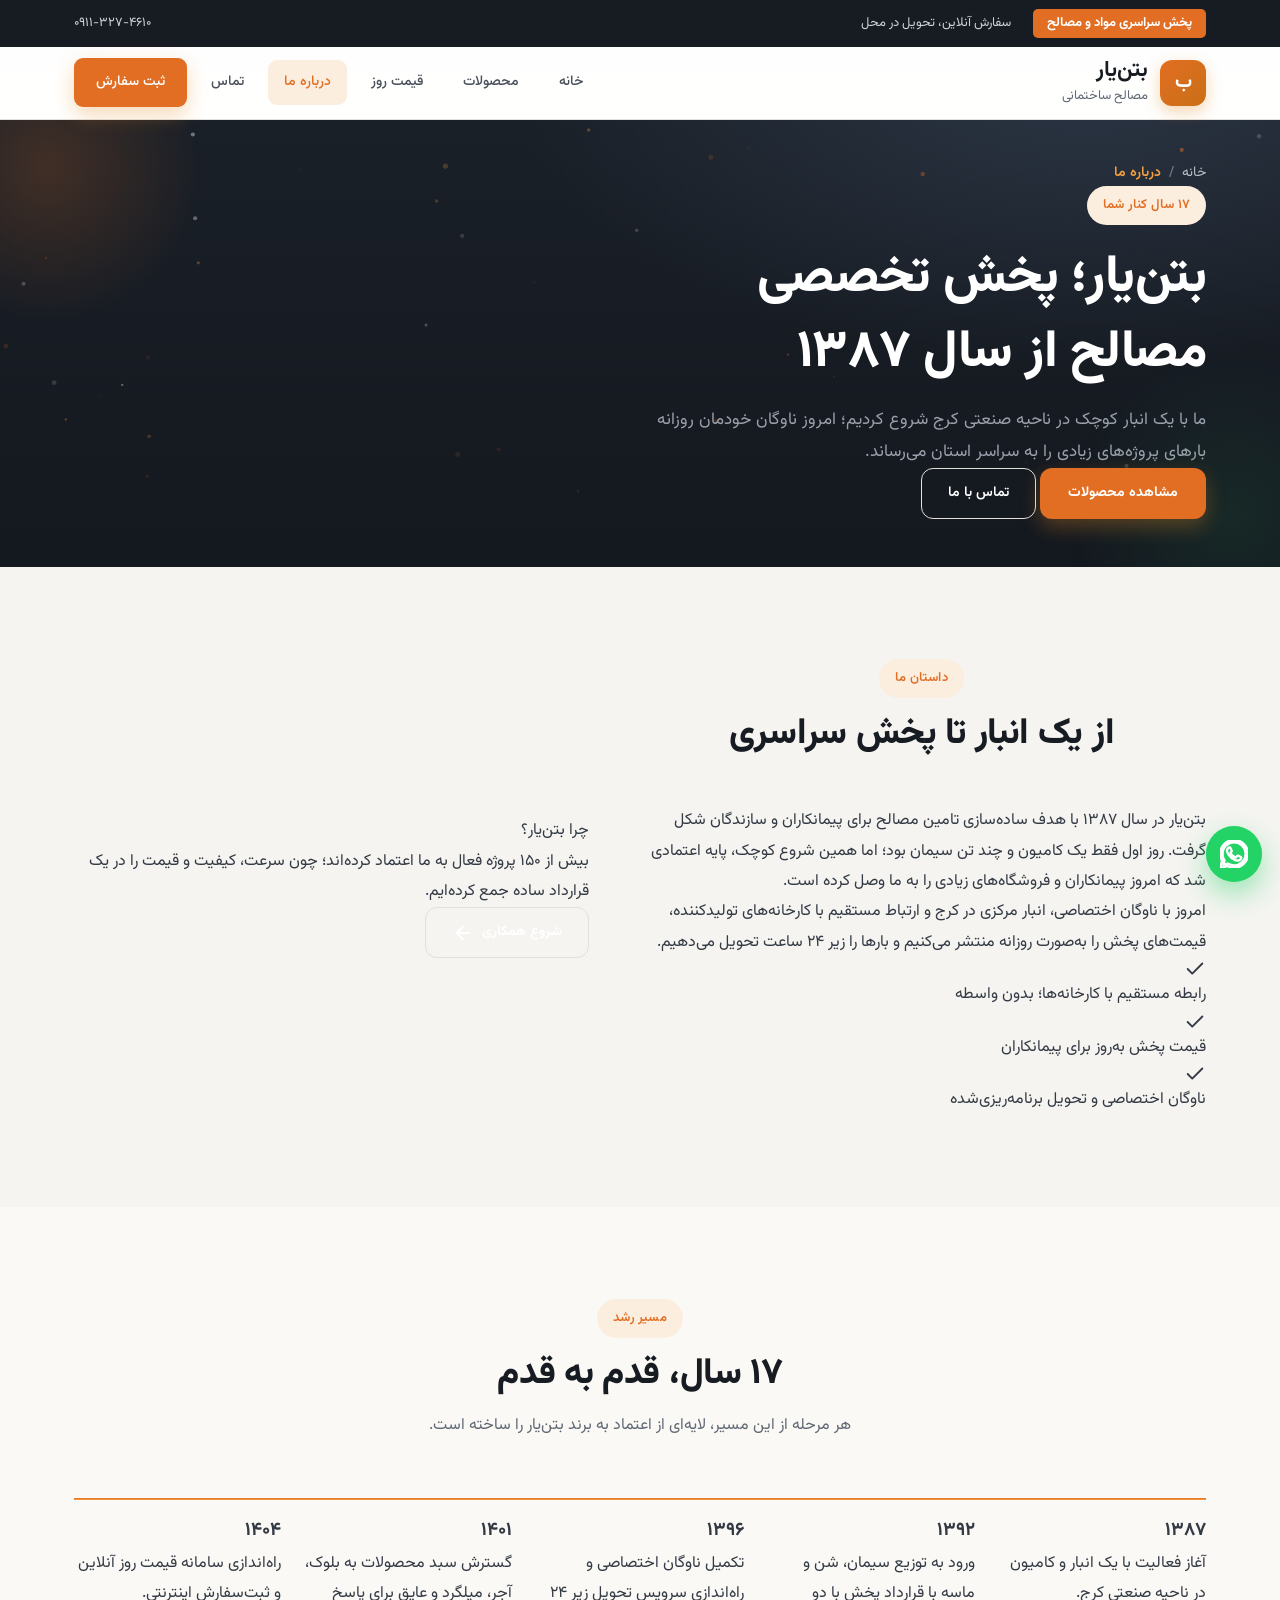
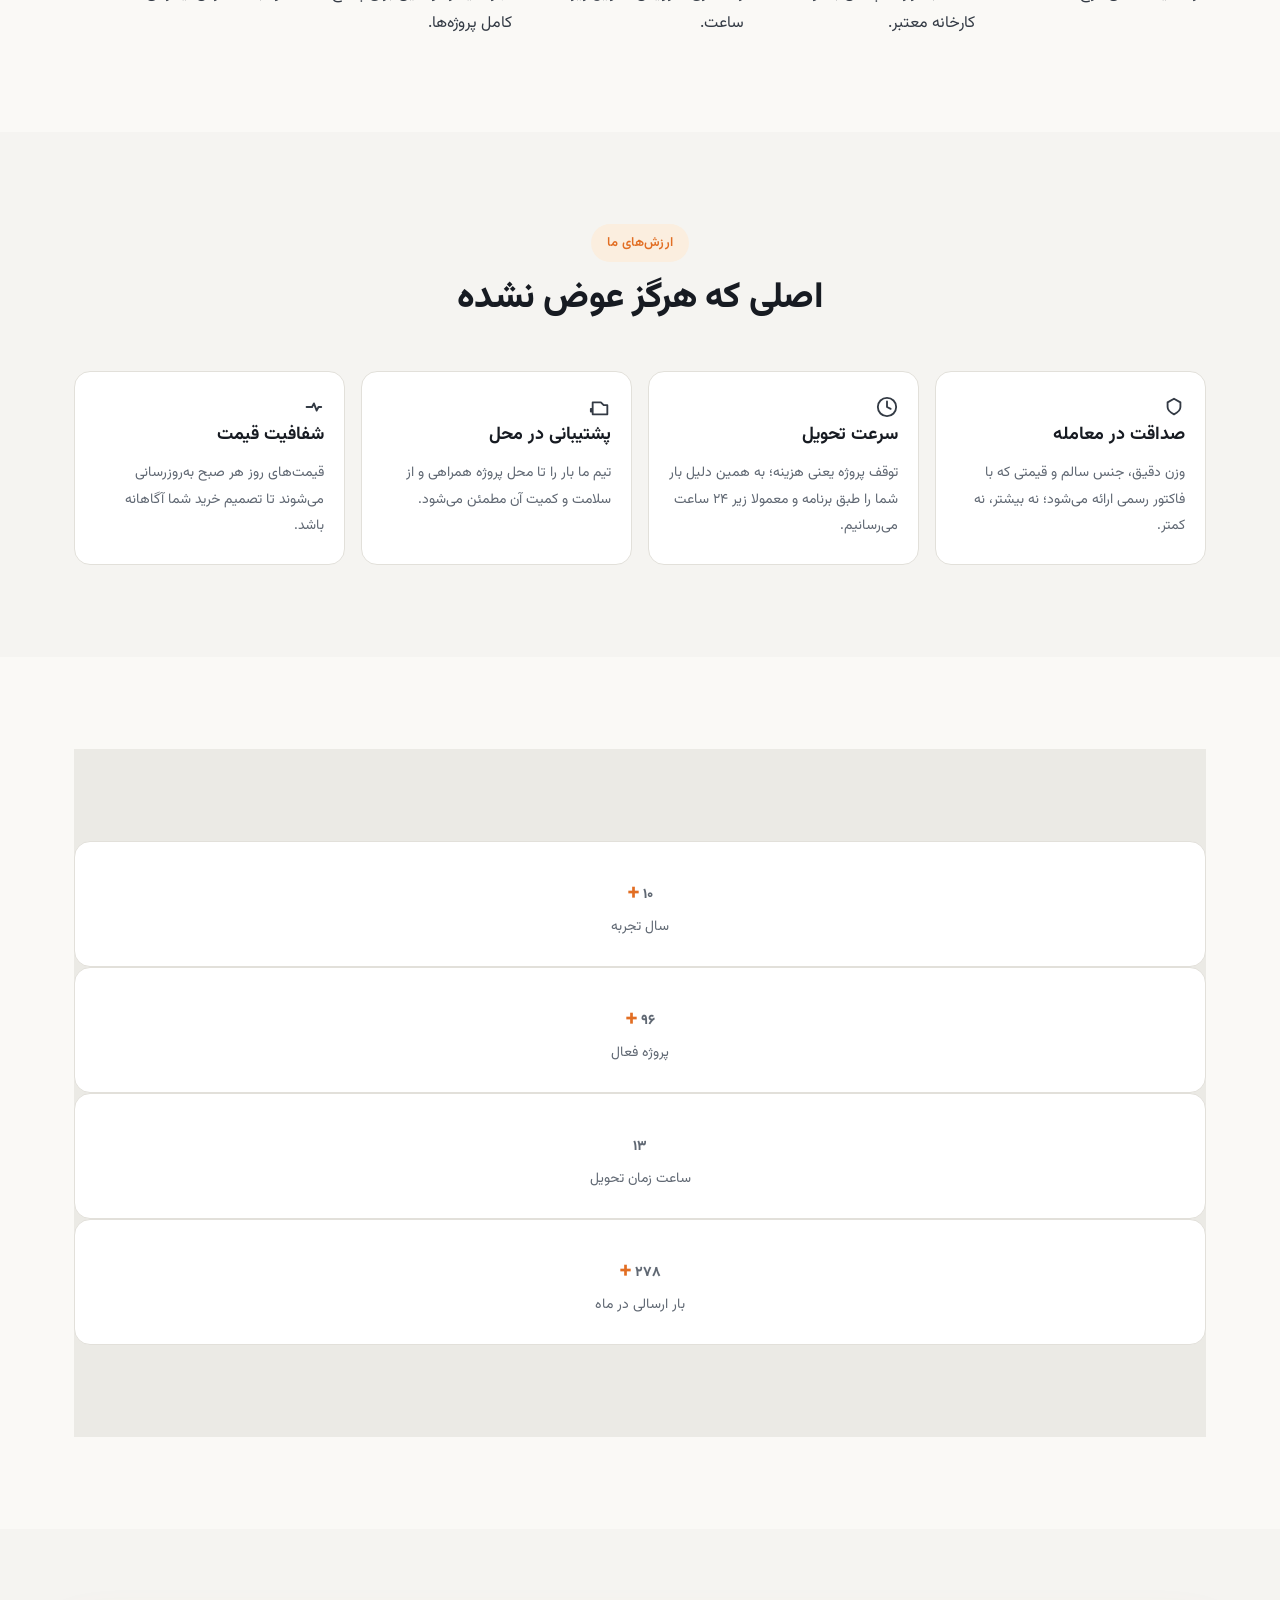
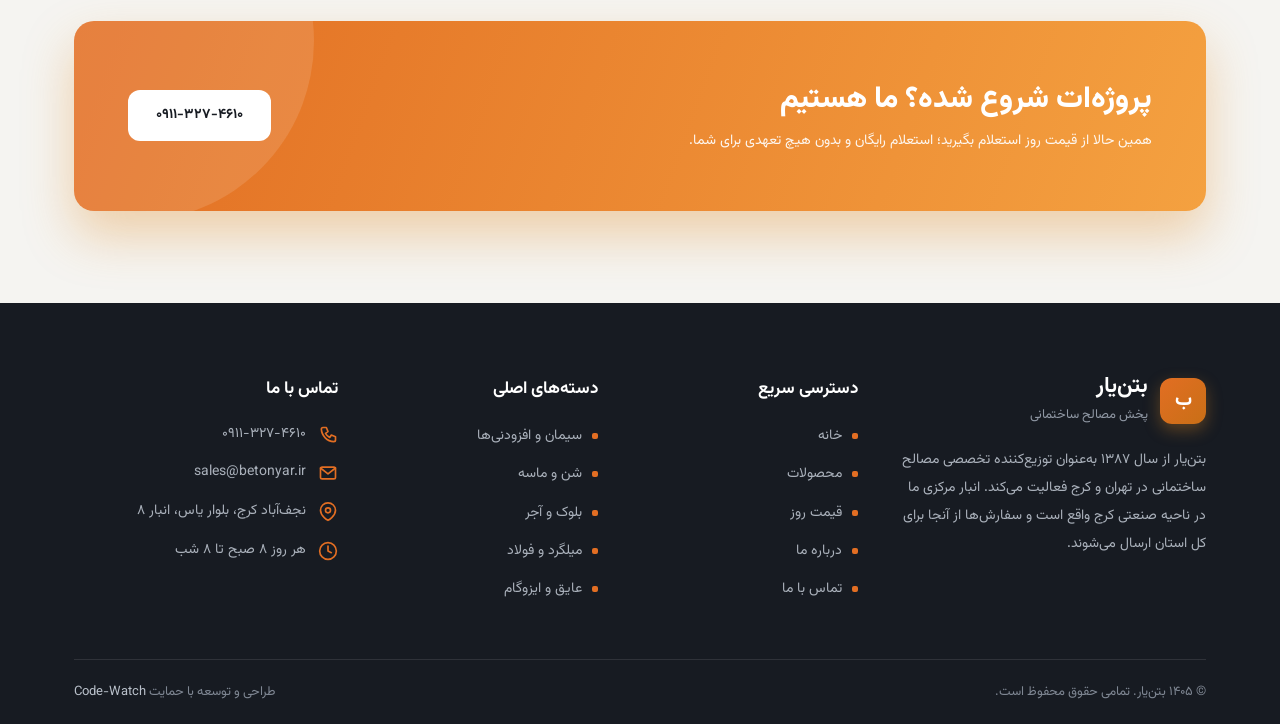
<file: about.html>
<!DOCTYPE html>
<html lang="fa" dir="rtl">
<head>
<meta charset="UTF-8">
<meta name="viewport" content="width=device-width, initial-scale=1.0">
<title>درباره ما | بتن‌یار</title>
<meta name="description" content="بتن‌یار؛ از سال ۱۳۸۷ به‌عنوان پخش تخصصی مصالح ساختمانی در تهران و کرج. داستان ما، مسیر رشد، ارزش‌ها و آمار ما.">
<meta name="theme-color" content="#171b22">
<meta name="robots" content="index, follow">
<meta property="og:locale" content="fa_IR">
<meta property="og:type" content="website">
<meta property="og:site_name" content="بتن‌یار">
<meta property="og:title" content="درباره ما | بتن‌یار">
<meta property="og:description" content="از انبار ۸ کرج تا پخش سراسری؛ داستان ۱۷ ساله بتن‌یار.">
<link rel="canonical" href="https://betonyar.ir/about.html">
<meta property="og:url" content="https://betonyar.ir/about.html">
<meta property="og:image" content="https://betonyar.ir/og-image.png">
<meta property="og:image:width" content="1200">
<meta property="og:image:height" content="630">
<meta name="twitter:card" content="summary_large_image">
<meta name="twitter:title" content="درباره ما | بتن‌یار">
<meta name="twitter:description" content="از انبار ۸ کرج تا پخش سراسری؛ داستان ۱۷ ساله بتن‌یار.">
<link rel="preload" as="font" type="font/woff2" crossorigin href="css/fonts/vazirmatn-arabic-400.woff2">
<link rel="preload" as="font" type="font/woff2" crossorigin href="css/fonts/vazirmatn-arabic-700.woff2">
<link rel="stylesheet" href="css/fonts.css">
<link rel="stylesheet" href="css/style.css">
<link rel="icon" type="image/svg+xml" href="favicon.svg">
<link rel="icon" type="image/png" sizes="32x32" href="favicon-32.png">
<link rel="apple-touch-icon" href="apple-touch-icon.png">
<script defer src="js/main.js"></script>
<noscript>
  <style>
    .reveal { opacity: 1; transform: none; }
    .marquee-track { animation: none; }
  </style>
</noscript>
</head>
<body id="top">

<a class="skip-link" href="#main">پرش به محتوای اصلی</a>

<!-- ============ SVG icon sprite ============ -->
<svg class="sprite" xmlns="http://www.w3.org/2000/svg" aria-hidden="true" focusable="false">
  <symbol id="i-phone" viewBox="0 0 24 24"><path d="M6 3h4l2 5-3 2a12 12 0 0 0 5 5l2-3 5 2v4a2 2 0 0 1-2 2A16 16 0 0 1 4 5a2 2 0 0 1 2-2z"/></symbol>
  <symbol id="i-x" viewBox="0 0 24 24"><path d="M18 6 6 18M6 6l12 12"/></symbol>
  <symbol id="i-check" viewBox="0 0 24 24"><path d="M20 6L9 17l-5-5"/></symbol>
  <symbol id="i-truck" viewBox="0 0 24 24"><path d="M4 7v13M4 7h9l3 3h4v10H4M4 17h-2v-3h2"/></symbol>
  <symbol id="i-shield" viewBox="0 0 24 24"><path d="M12 3l7 4v5c0 4-3 6-7 8-4-2-7-4-7-8V7z"/></symbol>
  <symbol id="i-package" viewBox="0 0 24 24"><path d="M4 7h16v13H4zM8 7V4h8v3"/></symbol>
  <symbol id="i-chart" viewBox="0 0 24 24"><path d="M5 12h6l2-4 3 8 2-4h3"/></symbol>
  <symbol id="i-house" viewBox="0 0 24 24"><path d="M4 17V5a2 2 0 0 1 2-2h12a2 2 0 0 1 2 2v12M1 17h22M6 9h6v4H6z"/></symbol>
  <symbol id="i-bucket" viewBox="0 0 24 24"><path d="M4 10h16v10H4zM6 10V7a3 3 0 0 1 3-3h6a3 3 0 0 1 3 3v3"/></symbol>
  <symbol id="i-brick" viewBox="0 0 24 24"><path d="M4 4h6l4 4h6v12H4zM12 8l4 4"/></symbol>
  <symbol id="i-rebar" viewBox="0 0 24 24"><path d="M14 3v5h5M6 3h12a1 1 0 0 1 1 1v7H5V4a1 1 0 0 1 1-1zM5 15l14 0M12 15v6"/></symbol>
  <symbol id="i-stack" viewBox="0 0 24 24"><path d="M3 9l9-5 9 5-9 5zM3 9l9 5 9-5M3 14l9 5 9-5"/></symbol>
  <symbol id="i-waterproof" viewBox="0 0 24 24"><path d="M12 2l8 4v4c0 5-3 9-8 12-5-3-8-7-8-12V6z"/></symbol>
  <symbol id="i-layers" viewBox="0 0 24 24"><path d="M3 7l9-4 9 4-9 4zM3 7v10l9 4 9-4V7M12 11v10"/></symbol>
  <symbol id="i-roof" viewBox="0 0 24 24"><path d="M4 20h16M7 20V8l5-4 5 4v12"/></symbol>
  <symbol id="i-chat" viewBox="0 0 24 24"><path d="M21 10c0-4-4-7-9-7S3 6 3 10s4 7 9 7a9 9 0 0 0 4-1l3 2-1-3c2-1 3-3 3-5z"/></symbol>
  <symbol id="i-nav" viewBox="0 0 24 24"><rect x="2" y="6" width="13" height="13" rx="2"/><path d="M17 8h4v7h-4M15 11v3"/></symbol>
  <symbol id="i-price" viewBox="0 0 24 24"><path d="M12 1v22M17 5H9.5a3.5 3.5 0 0 0 0 7h5a3.5 3.5 0 0 1 0 7H6"/></symbol>
  <symbol id="i-percent" viewBox="0 0 24 24"><path d="M20 12a8 8 0 1 1-2.3-5.6M20 4v8h-8"/></symbol>
  <symbol id="i-check-shield" viewBox="0 0 24 24"><path d="M12 3l8 4v5c0 4-3 8-8 9-5-1-8-5-8-9V7zM9 12l2 2 4-4"/></symbol>
  <symbol id="i-bag" viewBox="0 0 24 24"><rect x="2" y="8" width="20" height="12" rx="2"/><path d="M8 8V5h8v3"/></symbol>
  <symbol id="i-sand" viewBox="0 0 24 24"><path d="M4 6h16v12a2 2 0 0 1-2 2H6a2 2 0 0 1-2-2z"/><path d="M8 6V4h8v2M9 12l2 2 4-4"/></symbol>
  <symbol id="i-pumice" viewBox="0 0 24 24"><path d="M6 6a6 6 0 0 1 12 0c0 2-1 3-2 4h-8c-1-1-2-2-2-4zM8 10h8l-1 8h-6z"/></symbol>
  <symbol id="i-block" viewBox="0 0 24 24"><rect x="3" y="3" width="18" height="18" rx="2"/><path d="M3 9h18M9 3v18"/></symbol>
  <symbol id="i-pipes" viewBox="0 0 24 24"><path d="M14 3v5h5M12 3h10v10H12zM12 12v3H8v3H12v3H3v-3h5v-3H3V3z"/></symbol>
  <symbol id="i-clay" viewBox="0 0 24 24"><path d="M12 2l9 5-9 5-9-5zM3 11v5l9 5 9-5v-5"/></symbol>
  <symbol id="i-isogam" viewBox="0 0 24 24"><path d="M4 21V8l8-5 8 5v13M8 21v-6h8v6M4 8h16"/></symbol>
  <symbol id="i-arrow" viewBox="0 0 24 24"><path d="M19 12H5M12 19l-7-7 7-7"/></symbol>
  <symbol id="i-up" viewBox="0 0 24 24"><path d="M12 19V5M5 12l7-7 7 7"/></symbol>
  <symbol id="i-mail" viewBox="0 0 24 24"><rect x="3" y="5" width="18" height="14" rx="2"/><path d="m3 6 9 7 9-7"/></symbol>
  <symbol id="i-pin" viewBox="0 0 24 24"><path d="M21 10c0 7-9 12-9 12S3 17 3 10a9 9 0 0 1 18 0z"/><circle cx="12" cy="10" r="3"/></symbol>
  <symbol id="i-clock" viewBox="0 0 24 24"><circle cx="12" cy="12" r="10"/><path d="M12 6v6l4 2"/></symbol>
  <symbol id="i-search" viewBox="0 0 24 24"><circle cx="11" cy="11" r="7"/><path d="m21 21-4.35-4.35"/></symbol>
  <symbol id="i-wa" viewBox="0 0 24 24"><path d="M17.472 14.382c-.297-.149-1.758-.867-2.03-.967-.273-.099-.471-.148-.67.15-.197.297-.767.966-.94 1.164-.173.199-.347.223-.644.075-.297-.15-1.255-.463-2.39-1.475-.883-.788-1.48-1.761-1.653-2.059-.173-.297-.018-.458.13-.606.134-.133.298-.347.446-.52.149-.174.198-.298.298-.497.099-.198.05-.371-.025-.52-.075-.149-.669-1.612-.916-2.207-.242-.579-.487-.5-.669-.51-.173-.008-.371-.01-.57-.01-.198 0-.52.074-.792.372-.272.297-1.04 1.016-1.04 2.479 0 1.462 1.065 2.875 1.213 3.074.149.198 2.096 3.2 5.077 4.487.709.306 1.262.489 1.694.625.712.227 1.36.195 1.871.118.571-.085 1.758-.719 2.006-1.413.248-.694.248-1.289.173-1.413-.074-.124-.272-.198-.57-.347m-5.421 7.403h-.004a9.87 9.87 0 01-5.031-1.378l-.361-.214-3.741.982.998-3.648-.235-.374a9.86 9.86 0 01-1.51-5.26c.001-5.45 4.436-9.884 9.888-9.884 2.64 0 5.122 1.03 6.988 2.898a9.825 9.825 0 012.893 6.994c-.003 5.45-4.437 9.884-9.885 9.884m8.413-18.297A11.815 11.815 0 0012.05 0C5.495 0 .16 5.335.157 11.892c0 2.096.547 4.142 1.588 5.945L.057 24l6.305-1.654a11.882 11.882 0 005.683 1.448h.005c6.554 0 11.89-5.335 11.893-11.893a11.821 11.821 0 00-3.48-8.413z"/></symbol>
</svg>

<!-- ============ Top bar ============ -->
<div class="topbar">
  <div class="container">
    <div class="tb-row">
      <span class="skew">پخش سراسری مواد و مصالح</span>
      <div class="tb-right">سفارش آنلاین، تحویل در محل</div>
    </div>
    <a href="tel:+989113274610" dir="ltr">۰۹۱۱-۳۲۷-۴۶۱۰</a>
  </div>
</div>

<!-- ============ Header ============ -->
<header class="header" id="header">
  <div class="container">
    <a href="index.html" class="logo" aria-label="بتن‌یار — صفحه اصلی">
      <span class="logo-mark">ب</span>
      <span class="logo-text"><b>بتن‌یار</b><span>مصالح ساختمانی</span></span>
    </a>
    <nav class="nav" aria-label="فهرست اصلی">
      <div class="nav-links">
        <a href="index.html">خانه</a>
        <a href="products.html">محصولات</a>
        <a href="index.html#price">قیمت روز</a>
        <a href="about.html" class="nav-current">درباره ما</a>
        <a href="contact.html">تماس</a>
        <a href="contact.html" class="cta">ثبت سفارش</a>
      </div>
    </nav>
    <button class="burger" id="burger" aria-label="باز کردن فهرست" aria-expanded="false" aria-controls="drawer">
      <span></span><span></span><span></span>
    </button>
  </div>
</header>

<!-- ============ Mobile drawer ============ -->
<div class="drawer" id="drawer" role="dialog" aria-modal="true" aria-labelledby="drawerTitle">
  <div class="nav-head">
    <div class="m-logo" id="drawerTitle"><span class="logo-mark">ب</span>بتن‌یار</div>
    <button class="nav-close" id="navClose" aria-label="بستن فهرست">
      <svg class="ic ic--x"><use href="#i-x"/></svg>
    </button>
  </div>
  <div class="nav-links">
    <a href="index.html">خانه</a>
    <a href="products.html">محصولات</a>
    <a href="index.html#price">قیمت روز</a>
    <a href="about.html" class="nav-current">درباره ما</a>
    <a href="contact.html">تماس</a>
    <a href="contact.html" class="cta">ثبت سفارش</a>
  </div>
  <div class="nav-foot">
    <a href="tel:+989113274610" class="nf-tel" dir="ltr"><svg class="ic"><use href="#i-phone"/></svg>۰۹۱۱-۳۲۷-۴۶۱۰</a>
    <span>پاسخگویی همه‌روزه ۸ صبح تا ۸ شب</span>
  </div>
</div>
<div class="nav-backdrop" id="navBackdrop" aria-hidden="true"></div>

<main id="main">

<!-- ============ Page hero ============ -->
<section class="page-hero">
  <div class="orb orb--1"></div>
  <div class="orb orb--2"></div>
  <div class="container">
    <nav class="crumbs" aria-label="مسیر صفحه">
      <ol>
        <li><a href="index.html">خانه</a></li>
        <li aria-current="page">درباره ما</li>
      </ol>
    </nav>
    <span class="badge">۱۷ سال کنار شما</span>
    <h1>بتن‌یار؛ پخش تخصصی مصالح از سال ۱۳۸۷</h1>
    <p class="hero-sub">ما با یک انبار کوچک در ناحیه صنعتی کرج شروع کردیم؛ امروز ناوگان خودمان روزانه بارهای پروژه‌های زیادی را به سراسر استان می‌رساند.</p>
    <div class="page-hero-cta">
      <a href="products.html" class="cta">مشاهده محصولات</a>
      <a href="contact.html" class="cta-ghost">تماس با ما</a>
    </div>
  </div>
</section>

<!-- ============ About grid ============ -->
<section class="sect">
  <div class="container">
    <div class="about-grid">
      <div class="about-story reveal">
        <div class="section-head">
          <span class="badge">داستان ما</span>
          <h2>از یک انبار تا پخش سراسری</h2>
        </div>
        <p>بتن‌یار در سال ۱۳۸۷ با هدف ساده‌سازی تامین مصالح برای پیمانکاران و سازندگان شکل گرفت. روز اول فقط یک کامیون و چند تن سیمان بود؛ اما همین شروع کوچک، پایه اعتمادی شد که امروز پیمانکاران و فروشگاه‌های زیادی را به ما وصل کرده است.</p>
        <p>امروز با ناوگان اختصاصی، انبار مرکزی در کرج و ارتباط مستقیم با کارخانه‌های تولیدکننده، قیمت‌های پخش را به‌صورت روزانه منتشر می‌کنیم و بارها را زیر ۲۴ ساعت تحویل می‌دهیم.</p>
        <ul class="story-points">
          <li><svg class="ic"><use href="#i-check"/></svg>رابطه مستقیم با کارخانه‌ها؛ بدون واسطه</li>
          <li><svg class="ic"><use href="#i-check"/></svg>قیمت پخش به‌روز برای پیمانکاران</li>
          <li><svg class="ic"><use href="#i-check"/></svg>ناوگان اختصاصی و تحویل برنامه‌ریزی‌شده</li>
        </ul>
      </div>
      <div class="about-card dark reveal">
        <span class="about-card-title">چرا بتن‌یار؟</span>
        <p>بیش از ۱۵۰ پروژه فعال به ما اعتماد کرده‌اند؛ چون سرعت، کیفیت و قیمت را در یک قرارداد ساده جمع کرده‌ایم.</p>
        <a href="contact.html" class="cta-ghost">شروع همکاری <svg class="ic"><use href="#i-arrow"/></svg></a>
      </div>
    </div>
  </div>
</section>

<!-- ============ Timeline ============ -->
<section class="sect paper">
  <div class="container">
    <div class="section-head reveal">
      <span class="badge">مسیر رشد</span>
      <h2>۱۷ سال، قدم به قدم</h2>
      <p>هر مرحله از این مسیر، لایه‌ای از اعتماد به برند بتن‌یار را ساخته است.</p>
    </div>
    <div class="timeline">
      <div class="tl-item reveal">
        <span class="tl-dot"></span>
        <h3>۱۳۸۷</h3>
        <p>آغاز فعالیت با یک انبار و کامیون در ناحیه صنعتی کرج.</p>
      </div>
      <div class="tl-item reveal">
        <span class="tl-dot"></span>
        <h3>۱۳۹۲</h3>
        <p>ورود به توزیع سیمان، شن و ماسه با قرارداد پخش با دو کارخانه معتبر.</p>
      </div>
      <div class="tl-item reveal">
        <span class="tl-dot"></span>
        <h3>۱۳۹۶</h3>
        <p>تکمیل ناوگان اختصاصی و راه‌اندازی سرویس تحویل زیر ۲۴ ساعت.</p>
      </div>
      <div class="tl-item reveal">
        <span class="tl-dot"></span>
        <h3>۱۴۰۱</h3>
        <p>گسترش سبد محصولات به بلوک، آجر، میلگرد و عایق برای پاسخ کامل پروژه‌ها.</p>
      </div>
      <div class="tl-item reveal">
        <span class="tl-dot"></span>
        <h3>۱۴۰۴</h3>
        <p>راه‌اندازی سامانه قیمت روز آنلاین و ثبت‌سفارش اینترنتی.</p>
      </div>
    </div>
  </div>
</section>

<!-- ============ Values ============ -->
<section class="sect">
  <div class="container">
    <div class="section-head reveal">
      <span class="badge">ارزش‌های ما</span>
      <h2>اصلی که هرگز عوض نشده</h2>
    </div>
    <div class="value-grid">
      <div class="value-card reveal">
        <span class="v-icon"><svg class="ic"><use href="#i-shield"/></svg></span>
        <h3>صداقت در معامله</h3>
        <p>وزن دقیق، جنس سالم و قیمتی که با فاکتور رسمی ارائه می‌شود؛ نه بیشتر، نه کمتر.</p>
      </div>
      <div class="value-card reveal">
        <span class="v-icon"><svg class="ic"><use href="#i-clock"/></svg></span>
        <h3>سرعت تحویل</h3>
        <p>توقف پروژه یعنی هزینه؛ به همین دلیل بار شما را طبق برنامه و معمولا زیر ۲۴ ساعت می‌رسانیم.</p>
      </div>
      <div class="value-card reveal">
        <span class="v-icon"><svg class="ic"><use href="#i-truck"/></svg></span>
        <h3>پشتیبانی در محل</h3>
        <p>تیم ما بار را تا محل پروژه همراهی و از سلامت و کمیت آن مطمئن می‌شود.</p>
      </div>
      <div class="value-card reveal">
        <span class="v-icon"><svg class="ic"><use href="#i-chart"/></svg></span>
        <h3>شفافیت قیمت</h3>
        <p>قیمت‌های روز هر صبح به‌روزرسانی می‌شوند تا تصمیم خرید شما آگاهانه باشد.</p>
      </div>
    </div>
  </div>
</section>

<!-- ============ Stats ============ -->
<section class="sect paper">
  <div class="container">
    <div class="stats">
      <div class="stat reveal">
        <b><span class="counter" data-count="17">0</span><i class="unit">+</i></b>
        <span>سال تجربه</span>
      </div>
      <div class="stat reveal">
        <b><span class="counter" data-count="150">0</span><i class="unit">+</i></b>
        <span>پروژه فعال</span>
      </div>
      <div class="stat reveal">
        <b><span class="counter" data-count="24">0</span></b>
        <span>ساعت زمان تحویل</span>
      </div>
      <div class="stat reveal">
        <b><span class="counter" data-count="500">0</span><i class="unit">+</i></b>
        <span>بار ارسالی در ماه</span>
      </div>
    </div>
  </div>
</section>

<!-- ============ CTA band ============ -->
<section class="sect">
  <div class="container">
    <div class="cta-band reveal">
      <div>
        <h2>پروژه‌ات شروع شده؟ ما هستیم</h2>
        <p>همین حالا از قیمت روز استعلام بگیرید؛ استعلام رایگان و بدون هیچ تعهدی برای شما.</p>
      </div>
      <a href="tel:+989113274610" class="cta" dir="ltr">۰۹۱۱-۳۲۷-۴۶۱۰</a>
    </div>
  </div>
</section>

</main>

<!-- ============ Footer ============ -->
<footer>
  <div class="container">
    <div class="ft-grid">
      <div>
        <div class="ft-logo">
          <span class="logo-mark">ب</span>
          <div class="ft-logo-text"><b>بتن‌یار</b><span>پخش مصالح ساختمانی</span></div>
        </div>
        <p>بتن‌یار از سال ۱۳۸۷ به‌عنوان توزیع‌کننده تخصصی مصالح ساختمانی در تهران و کرج فعالیت می‌کند. انبار مرکزی ما در ناحیه صنعتی کرج واقع است و سفارش‌ها از آنجا برای کل استان ارسال می‌شوند.</p>
      </div>
      <div>
        <h4>دسترسی سریع</h4>
        <ul class="ft-links">
          <li><a href="index.html">خانه</a></li>
          <li><a href="products.html">محصولات</a></li>
          <li><a href="index.html#price">قیمت روز</a></li>
          <li><a href="about.html">درباره ما</a></li>
          <li><a href="contact.html">تماس با ما</a></li>
        </ul>
      </div>
      <div>
        <h4>دسته‌های اصلی</h4>
        <ul class="ft-links">
          <li><a href="products.html">سیمان و افزودنی‌ها</a></li>
          <li><a href="products.html">شن و ماسه</a></li>
          <li><a href="products.html">بلوک و آجر</a></li>
          <li><a href="products.html">میلگرد و فولاد</a></li>
          <li><a href="products.html">عایق و ایزوگام</a></li>
        </ul>
      </div>
      <div>
        <h4>تماس با ما</h4>
        <ul class="ft-contact">
          <li><svg class="ic"><use href="#i-phone"/></svg><span dir="ltr">۰۹۱۱-۳۲۷-۴۶۱۰</span></li>
          <li><svg class="ic"><use href="#i-mail"/></svg><span>sales@betonyar.ir</span></li>
          <li><svg class="ic"><use href="#i-pin"/></svg><span>نجف‌آباد کرج، بلوار یاس، انبار ۸</span></li>
          <li><svg class="ic"><use href="#i-clock"/></svg><span>هر روز ۸ صبح تا ۸ شب</span></li>
        </ul>
      </div>
    </div>
    <div class="ft-bottom">
      <span>© <span class="footer-year">۱۴۰۴</span> بتن‌یار. تمامی حقوق محفوظ است.</span>
      <span>طراحی و توسعه با حمایت <a href="https://github.com/Code-Watch-dev/beton-yar" target="_blank" rel="noopener noreferrer">Code-Watch</a></span>
    </div>
  </div>
</footer>

<a class="wa-fab" href="https://wa.me/989113274610" target="_blank" rel="noopener" aria-label="گفتگو در واتساپ"><svg class="ic"><use href="#i-wa"/></svg></a>

<!-- ============ Back to top ============ -->
<button id="toTop" aria-label="بازگشت به بالا"><svg class="ic"><use href="#i-up"/></svg></button>

</body>
</html>
</file>
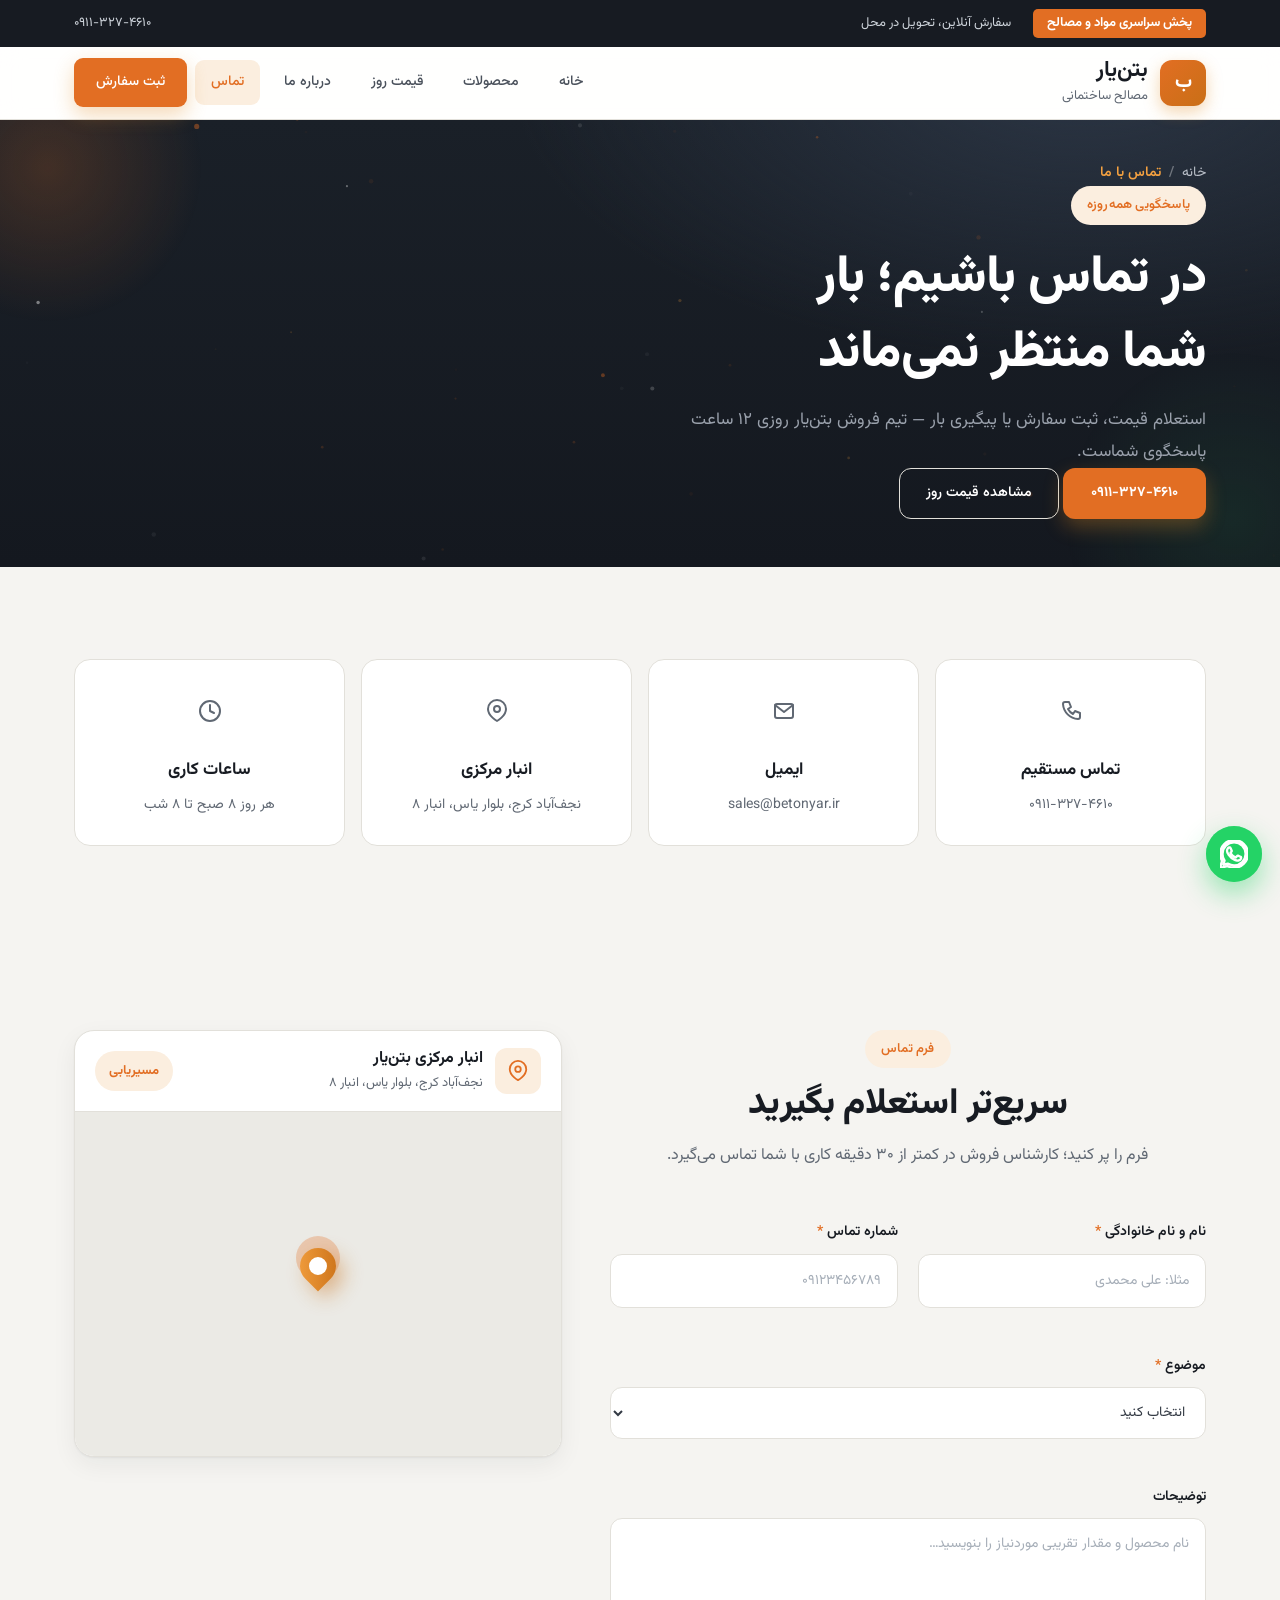
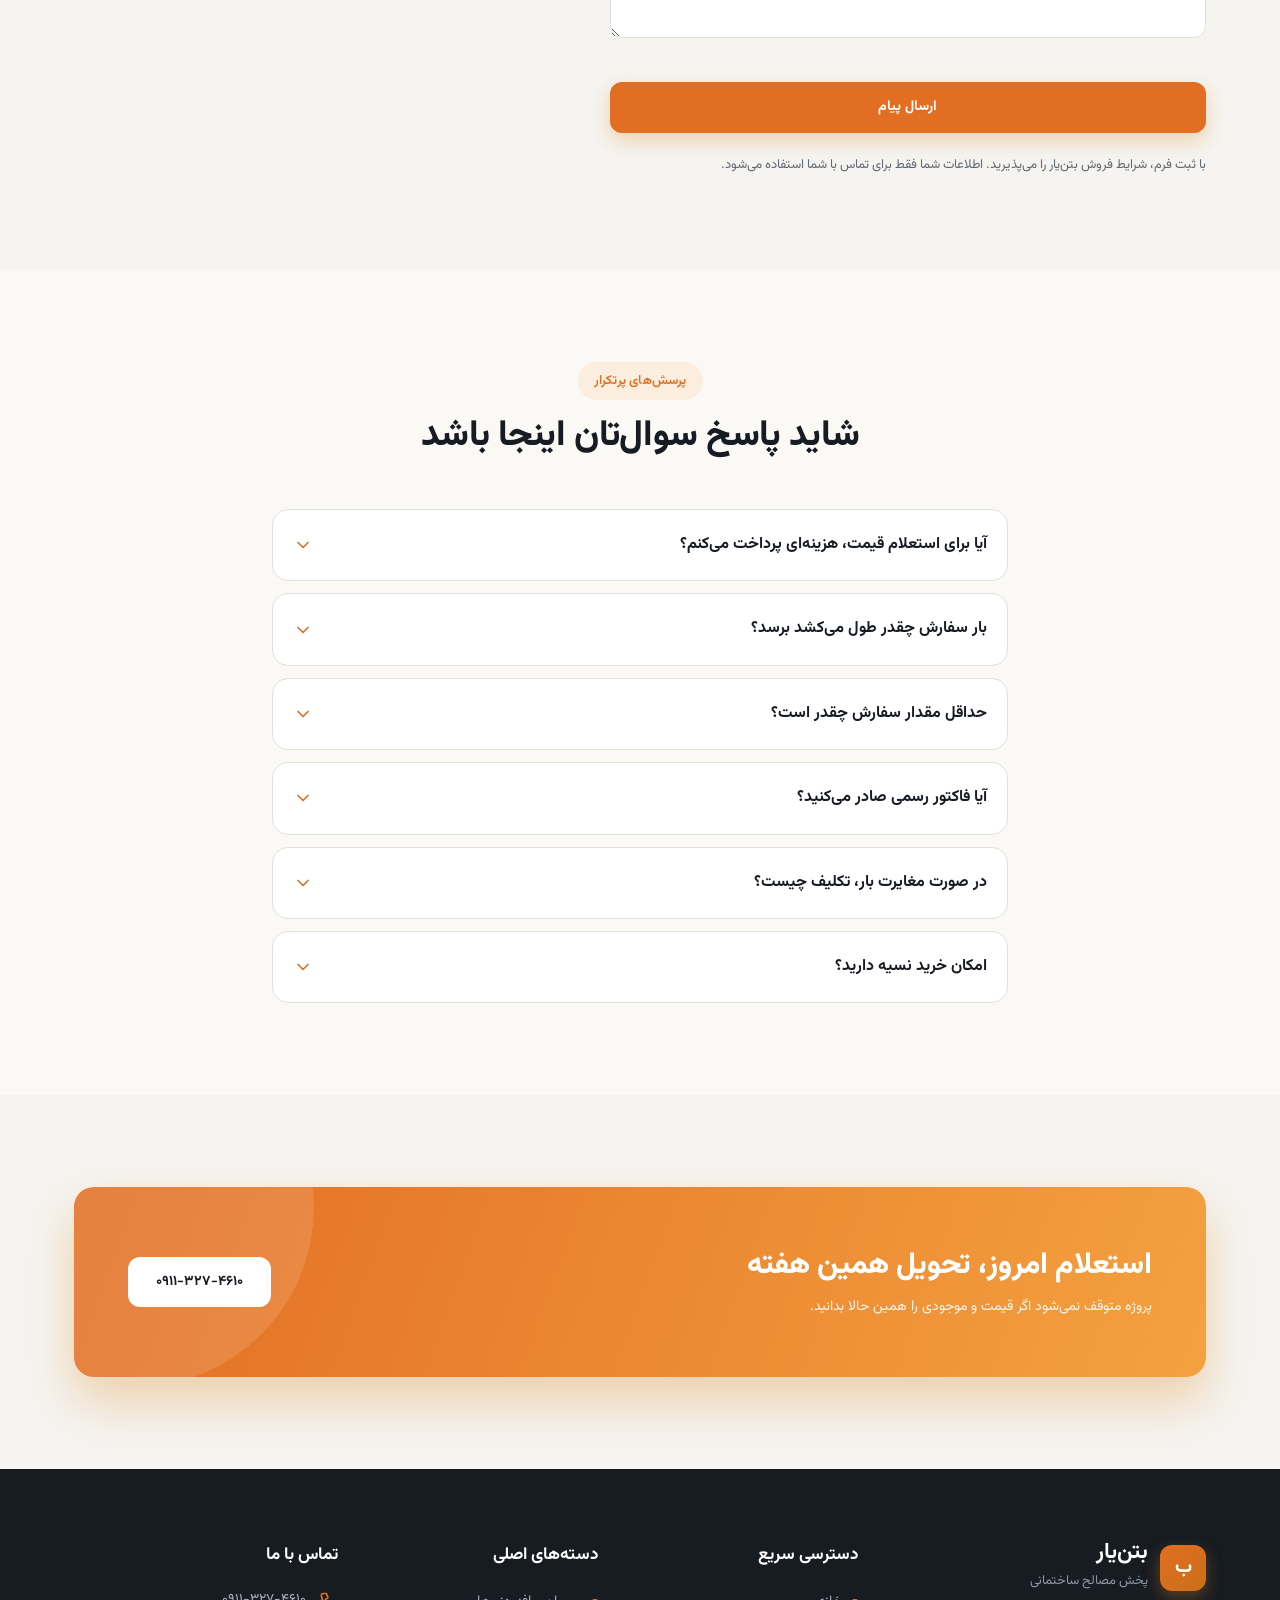
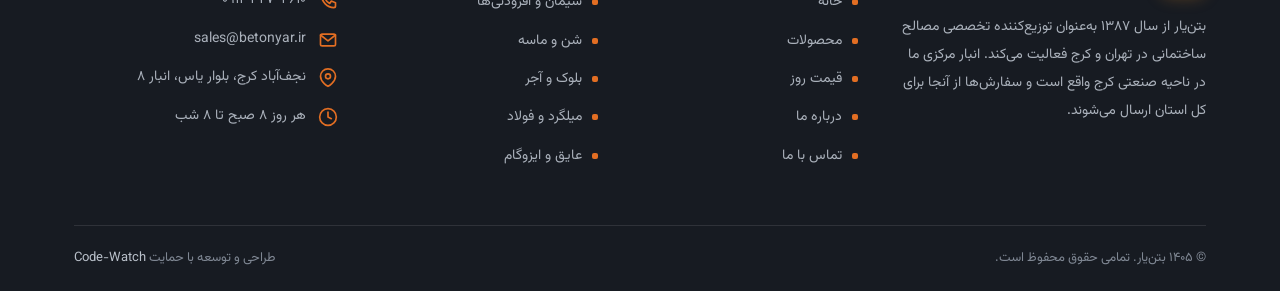
<file: contact.html>
<!DOCTYPE html>
<html lang="fa" dir="rtl">
<head>
<meta charset="UTF-8">
<meta name="viewport" content="width=device-width, initial-scale=1.0">
<title>تماس با ما | بتن‌یار</title>
<meta name="description" content="با بتن‌یار در تماس باشید؛ استعلام قیمت روز مصالح، ثبت سفارش و پیگیری بار. ۰۹۱۱-۳۲۷-۴۶۱۰ — پاسخگویی همه‌روزه ۸ صبح تا ۸ شب.">
<meta name="theme-color" content="#171b22">
<meta name="robots" content="index, follow">
<meta property="og:locale" content="fa_IR">
<meta property="og:type" content="website">
<meta property="og:site_name" content="بتن‌یار">
<meta property="og:title" content="تماس با ما | بتن‌یار">
<meta property="og:description" content="استعلام رایگان قیمت روز مصالح و ثبت سفارش در کمتر از یک دقیقه.">
<link rel="canonical" href="https://betonyar.ir/contact.html">
<meta property="og:url" content="https://betonyar.ir/contact.html">
<meta property="og:image" content="https://betonyar.ir/og-image.png">
<meta property="og:image:width" content="1200">
<meta property="og:image:height" content="630">
<meta name="twitter:card" content="summary_large_image">
<meta name="twitter:title" content="تماس با ما | بتن‌یار">
<meta name="twitter:description" content="استعلام رایگان قیمت روز مصالح و ثبت سفارش در کمتر از یک دقیقه.">
<link rel="preload" as="font" type="font/woff2" crossorigin href="css/fonts/vazirmatn-arabic-400.woff2">
<link rel="preload" as="font" type="font/woff2" crossorigin href="css/fonts/vazirmatn-arabic-700.woff2">
<link rel="stylesheet" href="css/fonts.css">
<link rel="stylesheet" href="css/style.css">
<link rel="icon" type="image/svg+xml" href="favicon.svg">
<link rel="icon" type="image/png" sizes="32x32" href="favicon-32.png">
<link rel="apple-touch-icon" href="apple-touch-icon.png">
<script defer src="js/main.js"></script>
<noscript>
  <style>
    .reveal { opacity: 1; transform: none; }
    .marquee-track { animation: none; }
  </style>
</noscript>
</head>
<body id="top">

<a class="skip-link" href="#main">پرش به محتوای اصلی</a>

<!-- ============ SVG icon sprite ============ -->
<svg class="sprite" xmlns="http://www.w3.org/2000/svg" aria-hidden="true" focusable="false">
  <symbol id="i-phone" viewBox="0 0 24 24"><path d="M6 3h4l2 5-3 2a12 12 0 0 0 5 5l2-3 5 2v4a2 2 0 0 1-2 2A16 16 0 0 1 4 5a2 2 0 0 1 2-2z"/></symbol>
  <symbol id="i-x" viewBox="0 0 24 24"><path d="M18 6 6 18M6 6l12 12"/></symbol>
  <symbol id="i-check" viewBox="0 0 24 24"><path d="M20 6L9 17l-5-5"/></symbol>
  <symbol id="i-truck" viewBox="0 0 24 24"><path d="M4 7v13M4 7h9l3 3h4v10H4M4 17h-2v-3h2"/></symbol>
  <symbol id="i-shield" viewBox="0 0 24 24"><path d="M12 3l7 4v5c0 4-3 6-7 8-4-2-7-4-7-8V7z"/></symbol>
  <symbol id="i-package" viewBox="0 0 24 24"><path d="M4 7h16v13H4zM8 7V4h8v3"/></symbol>
  <symbol id="i-chart" viewBox="0 0 24 24"><path d="M5 12h6l2-4 3 8 2-4h3"/></symbol>
  <symbol id="i-house" viewBox="0 0 24 24"><path d="M4 17V5a2 2 0 0 1 2-2h12a2 2 0 0 1 2 2v12M1 17h22M6 9h6v4H6z"/></symbol>
  <symbol id="i-bucket" viewBox="0 0 24 24"><path d="M4 10h16v10H4zM6 10V7a3 3 0 0 1 3-3h6a3 3 0 0 1 3 3v3"/></symbol>
  <symbol id="i-brick" viewBox="0 0 24 24"><path d="M4 4h6l4 4h6v12H4zM12 8l4 4"/></symbol>
  <symbol id="i-rebar" viewBox="0 0 24 24"><path d="M14 3v5h5M6 3h12a1 1 0 0 1 1 1v7H5V4a1 1 0 0 1 1-1zM5 15l14 0M12 15v6"/></symbol>
  <symbol id="i-stack" viewBox="0 0 24 24"><path d="M3 9l9-5 9 5-9 5zM3 9l9 5 9-5M3 14l9 5 9-5"/></symbol>
  <symbol id="i-waterproof" viewBox="0 0 24 24"><path d="M12 2l8 4v4c0 5-3 9-8 12-5-3-8-7-8-12V6z"/></symbol>
  <symbol id="i-layers" viewBox="0 0 24 24"><path d="M3 7l9-4 9 4-9 4zM3 7v10l9 4 9-4V7M12 11v10"/></symbol>
  <symbol id="i-roof" viewBox="0 0 24 24"><path d="M4 20h16M7 20V8l5-4 5 4v12"/></symbol>
  <symbol id="i-chat" viewBox="0 0 24 24"><path d="M21 10c0-4-4-7-9-7S3 6 3 10s4 7 9 7a9 9 0 0 0 4-1l3 2-1-3c2-1 3-3 3-5z"/></symbol>
  <symbol id="i-nav" viewBox="0 0 24 24"><rect x="2" y="6" width="13" height="13" rx="2"/><path d="M17 8h4v7h-4M15 11v3"/></symbol>
  <symbol id="i-price" viewBox="0 0 24 24"><path d="M12 1v22M17 5H9.5a3.5 3.5 0 0 0 0 7h5a3.5 3.5 0 0 1 0 7H6"/></symbol>
  <symbol id="i-percent" viewBox="0 0 24 24"><path d="M20 12a8 8 0 1 1-2.3-5.6M20 4v8h-8"/></symbol>
  <symbol id="i-check-shield" viewBox="0 0 24 24"><path d="M12 3l8 4v5c0 4-3 8-8 9-5-1-8-5-8-9V7zM9 12l2 2 4-4"/></symbol>
  <symbol id="i-bag" viewBox="0 0 24 24"><rect x="2" y="8" width="20" height="12" rx="2"/><path d="M8 8V5h8v3"/></symbol>
  <symbol id="i-sand" viewBox="0 0 24 24"><path d="M4 6h16v12a2 2 0 0 1-2 2H6a2 2 0 0 1-2-2z"/><path d="M8 6V4h8v2M9 12l2 2 4-4"/></symbol>
  <symbol id="i-pumice" viewBox="0 0 24 24"><path d="M6 6a6 6 0 0 1 12 0c0 2-1 3-2 4h-8c-1-1-2-2-2-4zM8 10h8l-1 8h-6z"/></symbol>
  <symbol id="i-block" viewBox="0 0 24 24"><rect x="3" y="3" width="18" height="18" rx="2"/><path d="M3 9h18M9 3v18"/></symbol>
  <symbol id="i-pipes" viewBox="0 0 24 24"><path d="M14 3v5h5M12 3h10v10H12zM12 12v3H8v3H12v3H3v-3h5v-3H3V3z"/></symbol>
  <symbol id="i-clay" viewBox="0 0 24 24"><path d="M12 2l9 5-9 5-9-5zM3 11v5l9 5 9-5v-5"/></symbol>
  <symbol id="i-isogam" viewBox="0 0 24 24"><path d="M4 21V8l8-5 8 5v13M8 21v-6h8v6M4 8h16"/></symbol>
  <symbol id="i-arrow" viewBox="0 0 24 24"><path d="M19 12H5M12 19l-7-7 7-7"/></symbol>
  <symbol id="i-up" viewBox="0 0 24 24"><path d="M12 19V5M5 12l7-7 7 7"/></symbol>
  <symbol id="i-mail" viewBox="0 0 24 24"><rect x="3" y="5" width="18" height="14" rx="2"/><path d="m3 6 9 7 9-7"/></symbol>
  <symbol id="i-pin" viewBox="0 0 24 24"><path d="M21 10c0 7-9 12-9 12S3 17 3 10a9 9 0 0 1 18 0z"/><circle cx="12" cy="10" r="3"/></symbol>
  <symbol id="i-clock" viewBox="0 0 24 24"><circle cx="12" cy="12" r="10"/><path d="M12 6v6l4 2"/></symbol>
  <symbol id="i-search" viewBox="0 0 24 24"><circle cx="11" cy="11" r="7"/><path d="m21 21-4.35-4.35"/></symbol>
  <symbol id="i-wa" viewBox="0 0 24 24"><path d="M17.472 14.382c-.297-.149-1.758-.867-2.03-.967-.273-.099-.471-.148-.67.15-.197.297-.767.966-.94 1.164-.173.199-.347.223-.644.075-.297-.15-1.255-.463-2.39-1.475-.883-.788-1.48-1.761-1.653-2.059-.173-.297-.018-.458.13-.606.134-.133.298-.347.446-.52.149-.174.198-.298.298-.497.099-.198.05-.371-.025-.52-.075-.149-.669-1.612-.916-2.207-.242-.579-.487-.5-.669-.51-.173-.008-.371-.01-.57-.01-.198 0-.52.074-.792.372-.272.297-1.04 1.016-1.04 2.479 0 1.462 1.065 2.875 1.213 3.074.149.198 2.096 3.2 5.077 4.487.709.306 1.262.489 1.694.625.712.227 1.36.195 1.871.118.571-.085 1.758-.719 2.006-1.413.248-.694.248-1.289.173-1.413-.074-.124-.272-.198-.57-.347m-5.421 7.403h-.004a9.87 9.87 0 01-5.031-1.378l-.361-.214-3.741.982.998-3.648-.235-.374a9.86 9.86 0 01-1.51-5.26c.001-5.45 4.436-9.884 9.888-9.884 2.64 0 5.122 1.03 6.988 2.898a9.825 9.825 0 012.893 6.994c-.003 5.45-4.437 9.884-9.885 9.884m8.413-18.297A11.815 11.815 0 0012.05 0C5.495 0 .16 5.335.157 11.892c0 2.096.547 4.142 1.588 5.945L.057 24l6.305-1.654a11.882 11.882 0 005.683 1.448h.005c6.554 0 11.89-5.335 11.893-11.893a11.821 11.821 0 00-3.48-8.413z"/></symbol>
  <symbol id="i-chevron" viewBox="0 0 24 24"><path d="m6 9 6 6 6-6"/></symbol>
</svg>

<!-- ============ Top bar ============ -->
<div class="topbar">
  <div class="container">
    <div class="tb-row">
      <span class="skew">پخش سراسری مواد و مصالح</span>
      <div class="tb-right">سفارش آنلاین، تحویل در محل</div>
    </div>
    <a href="tel:+989113274610" dir="ltr">۰۹۱۱-۳۲۷-۴۶۱۰</a>
  </div>
</div>

<!-- ============ Header ============ -->
<header class="header" id="header">
  <div class="container">
    <a href="index.html" class="logo" aria-label="بتن‌یار — صفحه اصلی">
      <span class="logo-mark">ب</span>
      <span class="logo-text"><b>بتن‌یار</b><span>مصالح ساختمانی</span></span>
    </a>
    <nav class="nav" aria-label="فهرست اصلی">
      <div class="nav-links">
        <a href="index.html">خانه</a>
        <a href="products.html">محصولات</a>
        <a href="index.html#price">قیمت روز</a>
        <a href="about.html">درباره ما</a>
        <a href="contact.html" class="nav-current">تماس</a>
        <a href="contact.html" class="cta">ثبت سفارش</a>
      </div>
    </nav>
    <button class="burger" id="burger" aria-label="باز کردن فهرست" aria-expanded="false" aria-controls="drawer">
      <span></span><span></span><span></span>
    </button>
  </div>
</header>

<!-- ============ Mobile drawer ============ -->
<div class="drawer" id="drawer" role="dialog" aria-modal="true" aria-labelledby="drawerTitle">
  <div class="nav-head">
    <div class="m-logo" id="drawerTitle"><span class="logo-mark">ب</span>بتن‌یار</div>
    <button class="nav-close" id="navClose" aria-label="بستن فهرست">
      <svg class="ic ic--x"><use href="#i-x"/></svg>
    </button>
  </div>
  <div class="nav-links">
    <a href="index.html">خانه</a>
    <a href="products.html">محصولات</a>
    <a href="index.html#price">قیمت روز</a>
    <a href="about.html">درباره ما</a>
    <a href="contact.html" class="nav-current">تماس</a>
    <a href="contact.html" class="cta">ثبت سفارش</a>
  </div>
  <div class="nav-foot">
    <a href="tel:+989113274610" class="nf-tel" dir="ltr"><svg class="ic"><use href="#i-phone"/></svg>۰۹۱۱-۳۲۷-۴۶۱۰</a>
    <span>پاسخگویی همه‌روزه ۸ صبح تا ۸ شب</span>
  </div>
</div>
<div class="nav-backdrop" id="navBackdrop" aria-hidden="true"></div>

<main id="main">

<!-- ============ Page hero ============ -->
<section class="page-hero">
  <div class="orb orb--1"></div>
  <div class="orb orb--2"></div>
  <div class="container">
    <nav class="crumbs" aria-label="مسیر صفحه">
      <ol>
        <li><a href="index.html">خانه</a></li>
        <li aria-current="page">تماس با ما</li>
      </ol>
    </nav>
    <span class="badge">پاسخگویی همه‌روزه</span>
    <h1>در تماس باشیم؛ بار شما منتظر نمی‌ماند</h1>
    <p class="hero-sub">استعلام قیمت، ثبت سفارش یا پیگیری بار — تیم فروش بتن‌یار روزی ۱۲ ساعت پاسخگوی شماست.</p>
    <div class="page-hero-cta">
      <a href="tel:+989113274610" class="cta" dir="ltr">۰۹۱۱-۳۲۷-۴۶۱۰</a>
      <a href="index.html#price" class="cta-ghost">مشاهده قیمت روز</a>
    </div>
  </div>
</section>

<!-- ============ Info cards ============ -->
<section class="sect">
  <div class="container">
    <div class="info-grid">
      <div class="info-card reveal">
        <span class="ic-wrap"><svg class="ic"><use href="#i-phone"/></svg></span>
        <b>تماس مستقیم</b>
        <span dir="ltr">۰۹۱۱-۳۲۷-۴۶۱۰</span>
      </div>
      <div class="info-card reveal">
        <span class="ic-wrap"><svg class="ic"><use href="#i-mail"/></svg></span>
        <b>ایمیل</b>
        <span>sales@betonyar.ir</span>
      </div>
      <div class="info-card reveal">
        <span class="ic-wrap"><svg class="ic"><use href="#i-pin"/></svg></span>
        <b>انبار مرکزی</b>
        <span>نجف‌آباد کرج، بلوار یاس، انبار ۸</span>
      </div>
      <div class="info-card reveal">
        <span class="ic-wrap"><svg class="ic"><use href="#i-clock"/></svg></span>
        <b>ساعات کاری</b>
        <span>هر روز ۸ صبح تا ۸ شب</span>
      </div>
    </div>
  </div>
</section>

<!-- ============ Contact grid: form + map ============ -->
<section class="sect">
  <div class="container">
    <div class="contact-grid">
      <div class="reveal">
        <div class="section-head">
          <span class="badge">فرم تماس</span>
          <h2>سریع‌تر استعلام بگیرید</h2>
          <p class="section-sub">فرم را پر کنید؛ کارشناس فروش در کمتر از ۳۰ دقیقه کاری با شما تماس می‌گیرد.</p>
        </div>
        <form class="form" id="contactForm" novalidate>
          <div class="form-row">
            <div class="field" data-field="name">
              <label for="fName">نام و نام خانوادگی <span>*</span></label>
              <input class="input" id="fName" name="name" type="text" placeholder="مثلا: علی محمدی" autocomplete="name" required aria-required="true" aria-describedby="fNameErr">
              <span class="field-error" id="fNameErr" role="alert"></span>
            </div>
            <div class="field" data-field="phone">
              <label for="fPhone">شماره تماس <span>*</span></label>
              <input class="input" id="fPhone" name="phone" type="tel" placeholder="۰۹۱۲۳۴۵۶۷۸۹" dir="rtl" inputmode="tel" autocomplete="tel" required aria-required="true" aria-describedby="fPhoneErr">
              <span class="field-error" id="fPhoneErr" role="alert"></span>
            </div>
          </div>
          <div class="field" data-field="subject">
            <label for="fSubject">موضوع <span>*</span></label>
            <select class="input" id="fSubject" name="subject" required aria-required="true" aria-describedby="fSubjectErr">
              <option value="" selected>انتخاب کنید</option>
              <option value="price">استعلام قیمت روز</option>
              <option value="order">ثبت سفارش</option>
              <option value="delivery">پیگیری بار</option>
              <option value="other">سایر موارد</option>
            </select>
            <span class="field-error" id="fSubjectErr" role="alert"></span>
          </div>
          <div class="field" data-field="message">
            <label for="fMessage">توضیحات</label>
            <textarea class="input" id="fMessage" name="message" placeholder="نام محصول و مقدار تقریبی موردنیاز را بنویسید…"></textarea>
            <span class="field-error" role="alert"></span>
          </div>
          <button class="cta" type="submit">ارسال پیام</button>
          <span class="form-note">با ثبت فرم، شرایط <a href="index.html">فروش بتن‌یار</a> را می‌پذیرید. اطلاعات شما فقط برای تماس با شما استفاده می‌شود.</span>
        </form>
        <div class="form-success" id="formSuccess" hidden tabindex="-1">
          <span class="fs-ic"><svg class="ic"><use href="#i-check"/></svg></span>
          <h3>پیام شما آماده ارسال است</h3>
          <p>پنجره واتساپ برای شما باز شده؛ کافی است پیام را ارسال کنید. اگر پنجره باز نشد، با شماره ۰۹۱۱-۳۲۷-۴۶۱۰ تماس بگیرید.</p>
        </div>
      </div>
      <div class="reveal">
        <div class="map-card">
          <div class="mc-head">
            <span class="ic-wrap"><svg class="ic"><use href="#i-pin"/></svg></span>
            <div class="mc-meta">
              <b>انبار مرکزی بتن‌یار</b>
              <span>نجف‌آباد کرج، بلوار یاس، انبار ۸</span>
            </div>
            <a class="mc-route" href="https://www.google.com/maps/search/?api=1&query=35.8400,50.9300" target="_blank" rel="noopener noreferrer">مسیریابی</a>
          </div>
          <div class="mc-map">
            <iframe src="https://www.openstreetmap.org/export/embed.html?bbox=50.9000%2C35.8200%2C50.9600%2C35.8600&amp;layer=mapnik&amp;marker=35.8400%2C50.9300" title="موقعیت انبار مرکزی بتن‌یار در کرج" loading="lazy" referrerpolicy="no-referrer-when-downgrade"></iframe>
            <span class="mc-pin" aria-hidden="true"><i></i></span>
          </div>
        </div>
      </div>
    </div>
  </div>
</section>

<!-- ============ FAQ ============ -->
<section class="sect paper">
  <div class="container">
    <div class="section-head reveal">
      <span class="badge">پرسش‌های پرتکرار</span>
      <h2>شاید پاسخ سوال‌تان اینجا باشد</h2>
    </div>
    <div class="faq">
      <div class="faq-item reveal">
        <button class="faq-btn" type="button" aria-expanded="false">
          آیا برای استعلام قیمت، هزینه‌ای پرداخت می‌کنم؟
          <svg class="ic"><use href="#i-chevron"/></svg>
        </button>
        <div class="faq-panel"><div><p>خیر؛ استعلام قیمت کاملا رایگان است و هیچ تعهدی برای شما ایجاد نمی‌کند. کافی است تماس بگیرید یا فرم تماس را ارسال کنید.</p></div></div>
      </div>
      <div class="faq-item reveal">
        <button class="faq-btn" type="button" aria-expanded="false">
          بار سفارش چقدر طول می‌کشد برسد؟
          <svg class="ic"><use href="#i-chevron"/></svg>
        </button>
        <div class="faq-panel"><div><p>سفارش‌های تهران و کرج معمولا زیر ۲۴ ساعت و در اغلب موارد همان روز تحویل می‌شوند. زمان دقیق هنگام ثبت سفارش اعلام می‌شود.</p></div></div>
      </div>
      <div class="faq-item reveal">
        <button class="faq-btn" type="button" aria-expanded="false">
          حداقل مقدار سفارش چقدر است؟
          <svg class="ic"><use href="#i-chevron"/></svg>
        </button>
        <div class="faq-panel"><div><p>برای مصالح فله حداقل یک تن و برای محصولات پاکتی حداقل یک بسته کامل است. در برخی اقلام امکان سفارش کمتر هم فراهم است.</p></div></div>
      </div>
      <div class="faq-item reveal">
        <button class="faq-btn" type="button" aria-expanded="false">
          آیا فاکتور رسمی صادر می‌کنید؟
          <svg class="ic"><use href="#i-chevron"/></svg>
        </button>
        <div class="faq-panel"><div><p>بله؛ تمامی فروش‌ها با فاکتور رسمی دارای کد اقتصادی صادر می‌شود که برای پروژه‌ها و ممیزی‌ها قابل استفاده است.</p></div></div>
      </div>
      <div class="faq-item reveal">
        <button class="faq-btn" type="button" aria-expanded="false">
          در صورت مغایرت بار، تکلیف چیست؟
          <svg class="ic"><use href="#i-chevron"/></svg>
        </button>
        <div class="faq-panel"><div><p>تیم ما بار را هنگام تخلیه در محل پروژه کنترل می‌کند. در صورت هر مغایرت، فوری و بدون قید و شرط برطرف می‌شود.</p></div></div>
      </div>
      <div class="faq-item reveal">
        <button class="faq-btn" type="button" aria-expanded="false">
          امکان خرید نسیه دارید؟
          <svg class="ic"><use href="#i-chevron"/></svg>
        </button>
        <div class="faq-panel"><div><p>بله؛ برای مشتریان دائمی و پیمانکاران با سابقه، شرایط نسیه با هماهنگی کارشناس فروش فراهم است.</p></div></div>
      </div>
    </div>
  </div>
</section>

<!-- ============ CTA band ============ -->
<section class="sect">
  <div class="container">
    <div class="cta-band reveal">
      <div>
        <h2>استعلام امروز، تحویل همین هفته</h2>
        <p>پروژه متوقف نمی‌شود اگر قیمت و موجودی را همین حالا بدانید.</p>
      </div>
      <a href="tel:+989113274610" class="cta" dir="ltr">۰۹۱۱-۳۲۷-۴۶۱۰</a>
    </div>
  </div>
</section>

</main>

<!-- ============ Footer ============ -->
<footer>
  <div class="container">
    <div class="ft-grid">
      <div>
        <div class="ft-logo">
          <span class="logo-mark">ب</span>
          <div class="ft-logo-text"><b>بتن‌یار</b><span>پخش مصالح ساختمانی</span></div>
        </div>
        <p>بتن‌یار از سال ۱۳۸۷ به‌عنوان توزیع‌کننده تخصصی مصالح ساختمانی در تهران و کرج فعالیت می‌کند. انبار مرکزی ما در ناحیه صنعتی کرج واقع است و سفارش‌ها از آنجا برای کل استان ارسال می‌شوند.</p>
      </div>
      <div>
        <h4>دسترسی سریع</h4>
        <ul class="ft-links">
          <li><a href="index.html">خانه</a></li>
          <li><a href="products.html">محصولات</a></li>
          <li><a href="index.html#price">قیمت روز</a></li>
          <li><a href="about.html">درباره ما</a></li>
          <li><a href="contact.html">تماس با ما</a></li>
        </ul>
      </div>
      <div>
        <h4>دسته‌های اصلی</h4>
        <ul class="ft-links">
          <li><a href="products.html">سیمان و افزودنی‌ها</a></li>
          <li><a href="products.html">شن و ماسه</a></li>
          <li><a href="products.html">بلوک و آجر</a></li>
          <li><a href="products.html">میلگرد و فولاد</a></li>
          <li><a href="products.html">عایق و ایزوگام</a></li>
        </ul>
      </div>
      <div>
        <h4>تماس با ما</h4>
        <ul class="ft-contact">
          <li><svg class="ic"><use href="#i-phone"/></svg><span dir="ltr">۰۹۱۱-۳۲۷-۴۶۱۰</span></li>
          <li><svg class="ic"><use href="#i-mail"/></svg><span>sales@betonyar.ir</span></li>
          <li><svg class="ic"><use href="#i-pin"/></svg><span>نجف‌آباد کرج، بلوار یاس، انبار ۸</span></li>
          <li><svg class="ic"><use href="#i-clock"/></svg><span>هر روز ۸ صبح تا ۸ شب</span></li>
        </ul>
      </div>
    </div>
    <div class="ft-bottom">
      <span>© <span class="footer-year">۱۴۰۴</span> بتن‌یار. تمامی حقوق محفوظ است.</span>
      <span>طراحی و توسعه با حمایت <a href="https://github.com/Code-Watch-dev/beton-yar" target="_blank" rel="noopener noreferrer">Code-Watch</a></span>
    </div>
  </div>
</footer>

<a class="wa-fab" href="https://wa.me/989113274610" target="_blank" rel="noopener" aria-label="گفتگو در واتساپ"><svg class="ic"><use href="#i-wa"/></svg></a>

<!-- ============ Back to top ============ -->
<button id="toTop" aria-label="بازگشت به بالا"><svg class="ic"><use href="#i-up"/></svg></button>

</body>
</html>
</file>
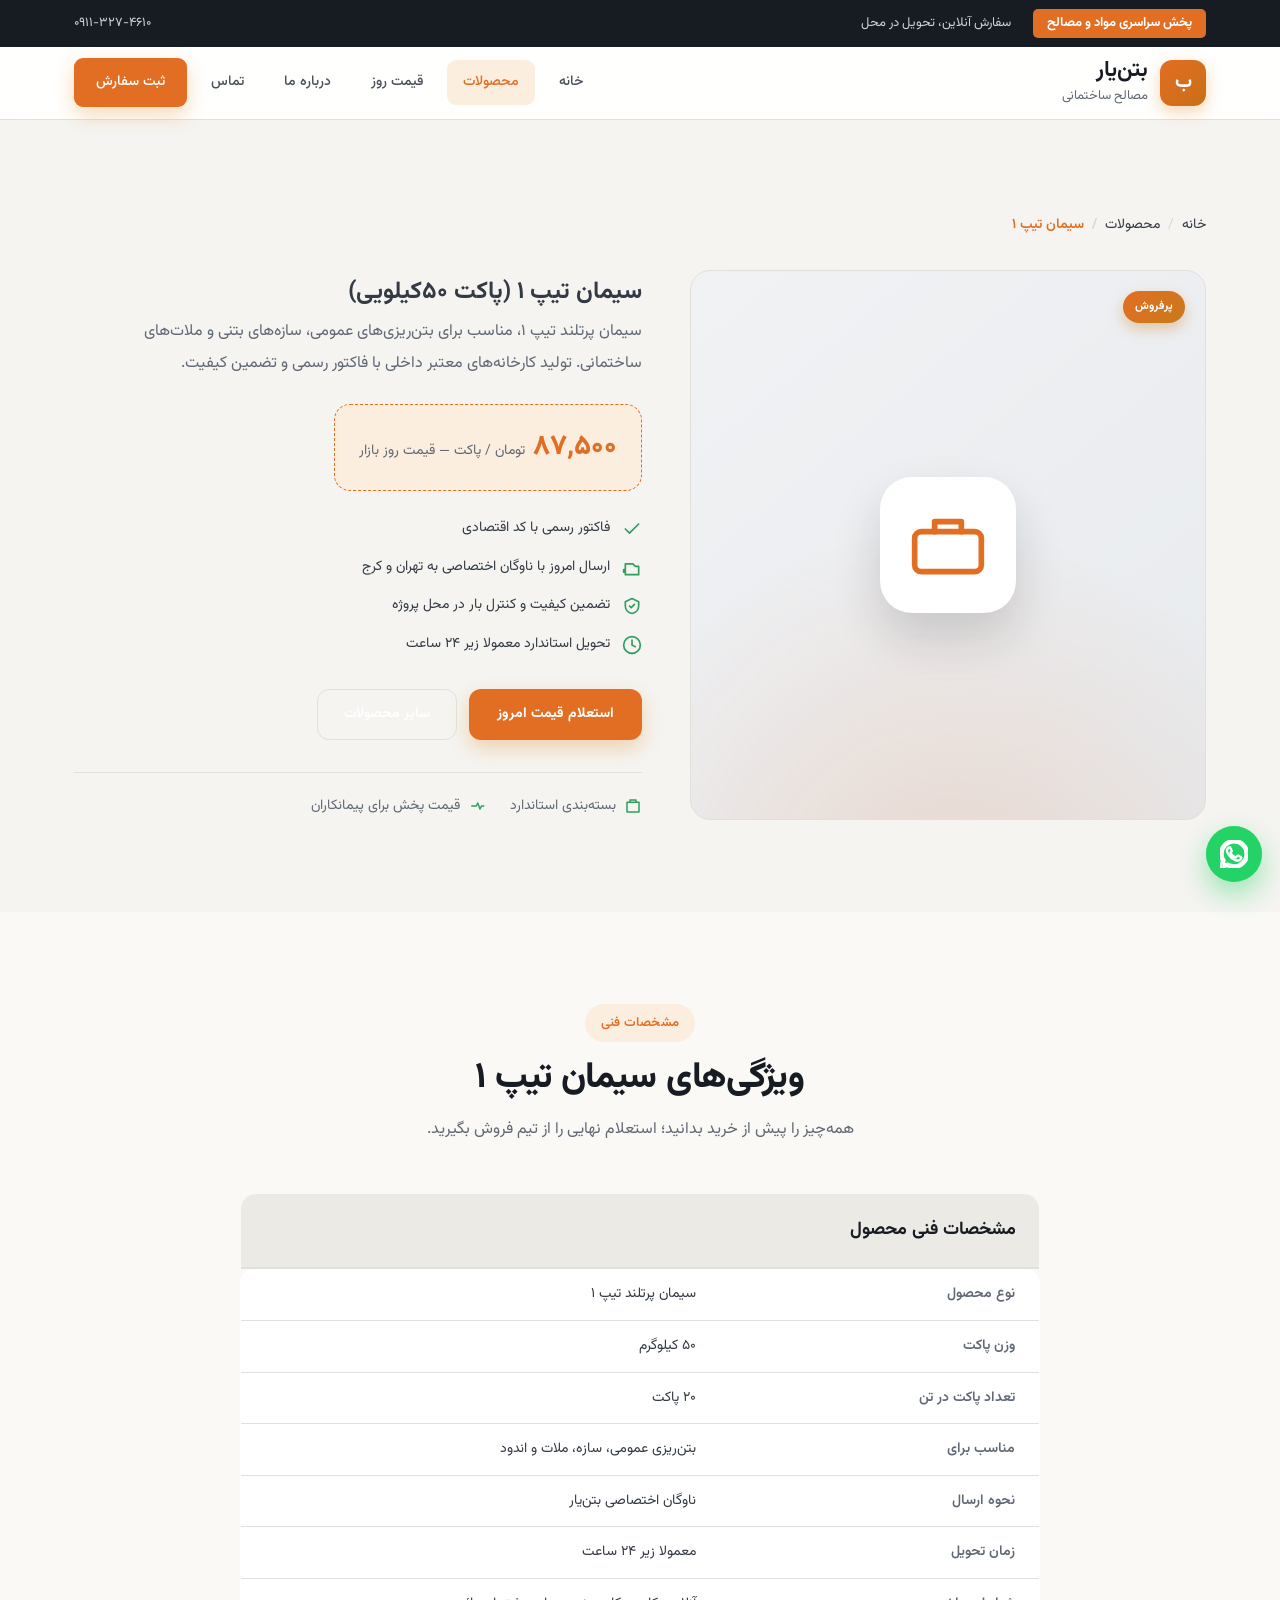
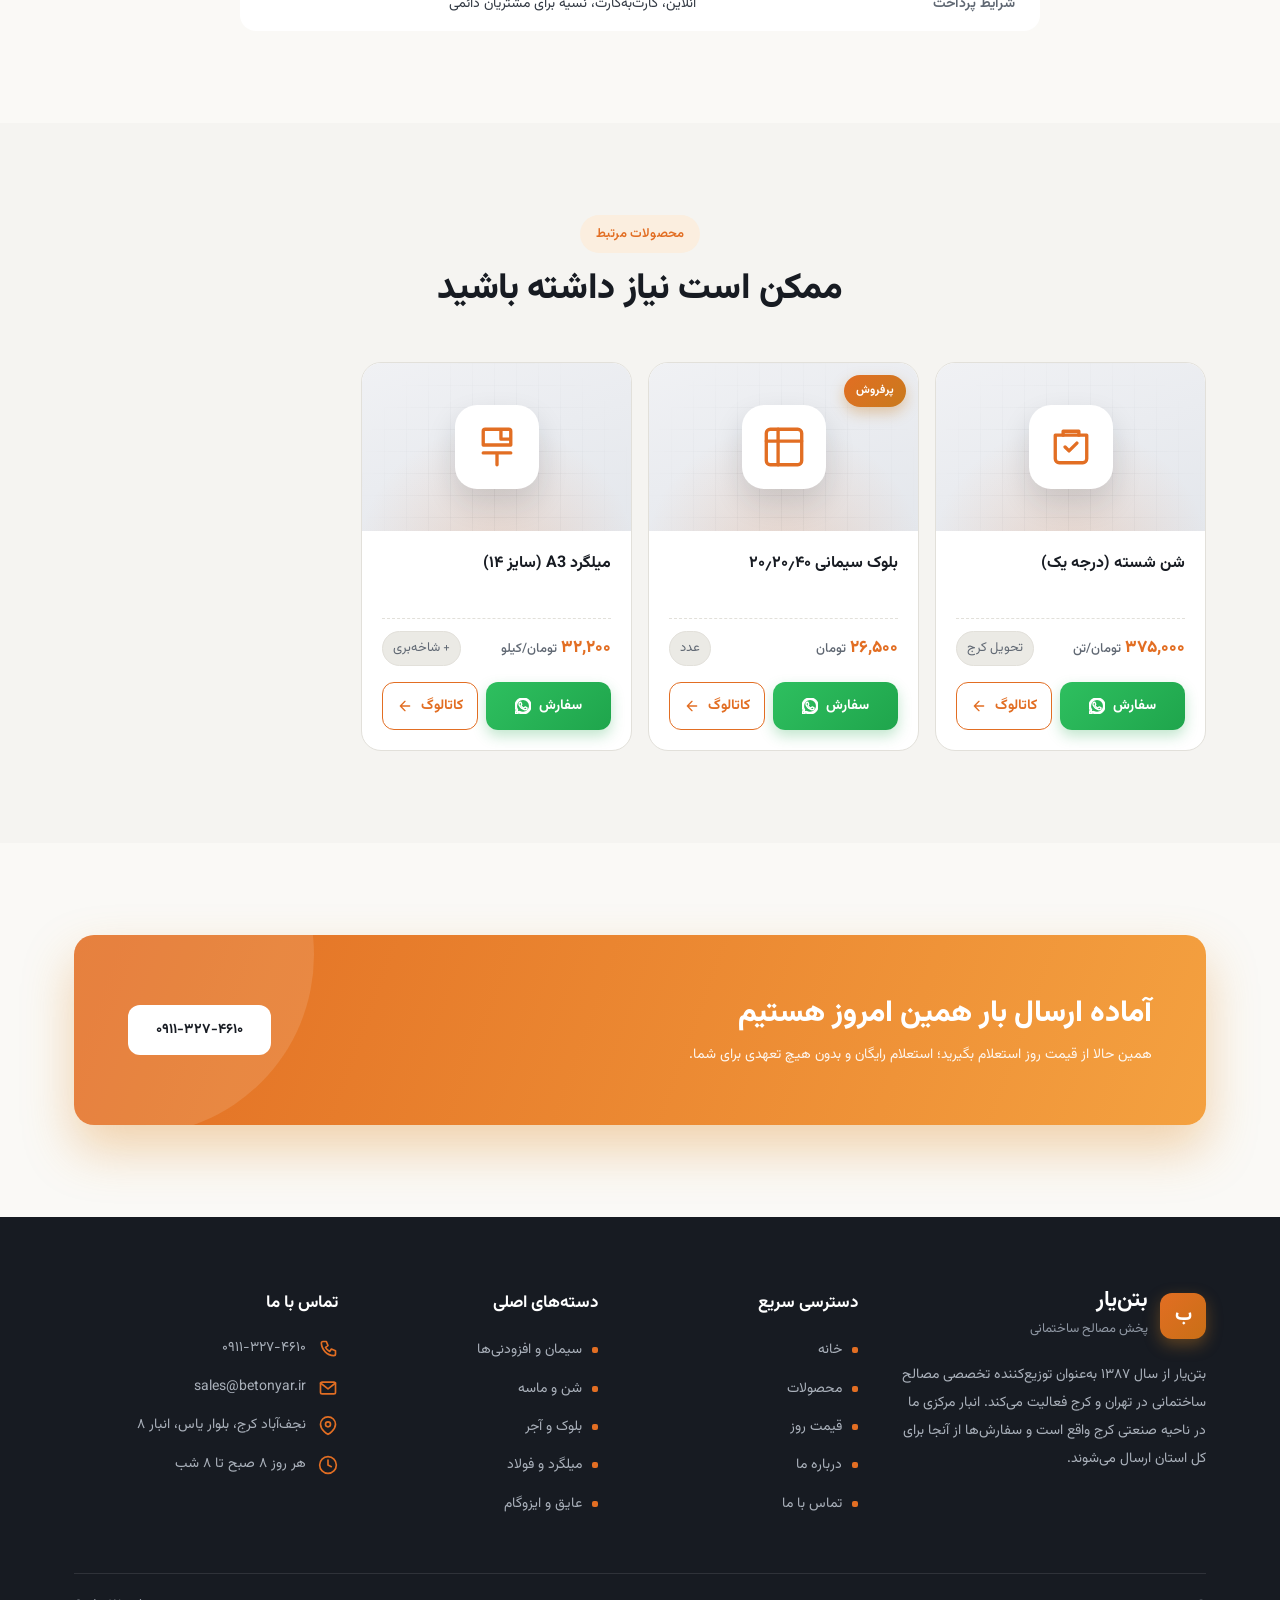
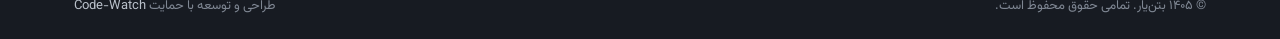
<file: product.html>
<!DOCTYPE html>
<html lang="fa" dir="rtl">
<head>
<meta charset="UTF-8">
<meta name="viewport" content="width=device-width, initial-scale=1.0">
<title>سیمان تیپ ۱ (پاکت ۵۰کیلویی) | بتن‌یار</title>
<meta name="description" content="سیمان پرتلند تیپ ۱ پاکت ۵۰ کیلویی با قیمت روز، فاکتور رسمی و ارسال امروز به تهران و کرج. استعلام قیمت از بتن‌یار.">
<meta name="theme-color" content="#171b22">
<meta name="robots" content="index, follow">
<meta property="og:locale" content="fa_IR">
<meta property="og:type" content="product">
<meta property="og:site_name" content="بتن‌یار">
<meta property="og:title" content="سیمان تیپ ۱ (پاکت ۵۰کیلویی) | بتن‌یار">
<meta property="og:description" content="سیمان پرتلند تیپ ۱ با قیمت روز، فاکتور رسمی و ارسال امروز به تهران و کرج.">
<link rel="canonical" href="https://betonyar.ir/product.html">
<meta property="og:url" content="https://betonyar.ir/product.html">
<meta property="og:image" content="https://betonyar.ir/og-image.png">
<meta property="og:image:width" content="1200">
<meta property="og:image:height" content="630">
<meta name="twitter:card" content="summary_large_image">
<meta name="twitter:title" content="سیمان تیپ ۱ (پاکت ۵۰کیلویی) | بتن‌یار">
<meta name="twitter:description" content="سیمان پرتلند تیپ ۱ با قیمت روز، فاکتور رسمی و ارسال امروز به تهران و کرج.">
<link rel="preload" as="font" type="font/woff2" crossorigin href="css/fonts/vazirmatn-arabic-400.woff2">
<link rel="preload" as="font" type="font/woff2" crossorigin href="css/fonts/vazirmatn-arabic-700.woff2">
<link rel="stylesheet" href="css/fonts.css">
<link rel="stylesheet" href="css/style.css">
<link rel="icon" type="image/svg+xml" href="favicon.svg">
<link rel="icon" type="image/png" sizes="32x32" href="favicon-32.png">
<link rel="apple-touch-icon" href="apple-touch-icon.png">
<script defer src="js/main.js"></script>
<noscript>
  <style>
    .reveal { opacity: 1; transform: none; }
    .marquee-track { animation: none; }
  </style>
</noscript>
</head>
<body id="top">

<a class="skip-link" href="#main">پرش به محتوای اصلی</a>

<!-- ============ SVG icon sprite ============ -->
<svg class="sprite" xmlns="http://www.w3.org/2000/svg" aria-hidden="true" focusable="false">
  <symbol id="i-phone" viewBox="0 0 24 24"><path d="M6 3h4l2 5-3 2a12 12 0 0 0 5 5l2-3 5 2v4a2 2 0 0 1-2 2A16 16 0 0 1 4 5a2 2 0 0 1 2-2z"/></symbol>
  <symbol id="i-x" viewBox="0 0 24 24"><path d="M18 6 6 18M6 6l12 12"/></symbol>
  <symbol id="i-check" viewBox="0 0 24 24"><path d="M20 6L9 17l-5-5"/></symbol>
  <symbol id="i-truck" viewBox="0 0 24 24"><path d="M4 7v13M4 7h9l3 3h4v10H4M4 17h-2v-3h2"/></symbol>
  <symbol id="i-shield" viewBox="0 0 24 24"><path d="M12 3l7 4v5c0 4-3 6-7 8-4-2-7-4-7-8V7z"/></symbol>
  <symbol id="i-package" viewBox="0 0 24 24"><path d="M4 7h16v13H4zM8 7V4h8v3"/></symbol>
  <symbol id="i-chart" viewBox="0 0 24 24"><path d="M5 12h6l2-4 3 8 2-4h3"/></symbol>
  <symbol id="i-house" viewBox="0 0 24 24"><path d="M4 17V5a2 2 0 0 1 2-2h12a2 2 0 0 1 2 2v12M1 17h22M6 9h6v4H6z"/></symbol>
  <symbol id="i-bucket" viewBox="0 0 24 24"><path d="M4 10h16v10H4zM6 10V7a3 3 0 0 1 3-3h6a3 3 0 0 1 3 3v3"/></symbol>
  <symbol id="i-brick" viewBox="0 0 24 24"><path d="M4 4h6l4 4h6v12H4zM12 8l4 4"/></symbol>
  <symbol id="i-rebar" viewBox="0 0 24 24"><path d="M14 3v5h5M6 3h12a1 1 0 0 1 1 1v7H5V4a1 1 0 0 1 1-1zM5 15l14 0M12 15v6"/></symbol>
  <symbol id="i-stack" viewBox="0 0 24 24"><path d="M3 9l9-5 9 5-9 5zM3 9l9 5 9-5M3 14l9 5 9-5"/></symbol>
  <symbol id="i-waterproof" viewBox="0 0 24 24"><path d="M12 2l8 4v4c0 5-3 9-8 12-5-3-8-7-8-12V6z"/></symbol>
  <symbol id="i-layers" viewBox="0 0 24 24"><path d="M3 7l9-4 9 4-9 4zM3 7v10l9 4 9-4V7M12 11v10"/></symbol>
  <symbol id="i-roof" viewBox="0 0 24 24"><path d="M4 20h16M7 20V8l5-4 5 4v12"/></symbol>
  <symbol id="i-chat" viewBox="0 0 24 24"><path d="M21 10c0-4-4-7-9-7S3 6 3 10s4 7 9 7a9 9 0 0 0 4-1l3 2-1-3c2-1 3-3 3-5z"/></symbol>
  <symbol id="i-nav" viewBox="0 0 24 24"><rect x="2" y="6" width="13" height="13" rx="2"/><path d="M17 8h4v7h-4M15 11v3"/></symbol>
  <symbol id="i-price" viewBox="0 0 24 24"><path d="M12 1v22M17 5H9.5a3.5 3.5 0 0 0 0 7h5a3.5 3.5 0 0 1 0 7H6"/></symbol>
  <symbol id="i-percent" viewBox="0 0 24 24"><path d="M20 12a8 8 0 1 1-2.3-5.6M20 4v8h-8"/></symbol>
  <symbol id="i-check-shield" viewBox="0 0 24 24"><path d="M12 3l8 4v5c0 4-3 8-8 9-5-1-8-5-8-9V7zM9 12l2 2 4-4"/></symbol>
  <symbol id="i-bag" viewBox="0 0 24 24"><rect x="2" y="8" width="20" height="12" rx="2"/><path d="M8 8V5h8v3"/></symbol>
  <symbol id="i-sand" viewBox="0 0 24 24"><path d="M4 6h16v12a2 2 0 0 1-2 2H6a2 2 0 0 1-2-2z"/><path d="M8 6V4h8v2M9 12l2 2 4-4"/></symbol>
  <symbol id="i-pumice" viewBox="0 0 24 24"><path d="M6 6a6 6 0 0 1 12 0c0 2-1 3-2 4h-8c-1-1-2-2-2-4zM8 10h8l-1 8h-6z"/></symbol>
  <symbol id="i-block" viewBox="0 0 24 24"><rect x="3" y="3" width="18" height="18" rx="2"/><path d="M3 9h18M9 3v18"/></symbol>
  <symbol id="i-pipes" viewBox="0 0 24 24"><path d="M14 3v5h5M12 3h10v10H12zM12 12v3H8v3H12v3H3v-3h5v-3H3V3z"/></symbol>
  <symbol id="i-clay" viewBox="0 0 24 24"><path d="M12 2l9 5-9 5-9-5zM3 11v5l9 5 9-5v-5"/></symbol>
  <symbol id="i-isogam" viewBox="0 0 24 24"><path d="M4 21V8l8-5 8 5v13M8 21v-6h8v6M4 8h16"/></symbol>
  <symbol id="i-arrow" viewBox="0 0 24 24"><path d="M19 12H5M12 19l-7-7 7-7"/></symbol>
  <symbol id="i-up" viewBox="0 0 24 24"><path d="M12 19V5M5 12l7-7 7 7"/></symbol>
  <symbol id="i-mail" viewBox="0 0 24 24"><rect x="3" y="5" width="18" height="14" rx="2"/><path d="m3 6 9 7 9-7"/></symbol>
  <symbol id="i-pin" viewBox="0 0 24 24"><path d="M21 10c0 7-9 12-9 12S3 17 3 10a9 9 0 0 1 18 0z"/><circle cx="12" cy="10" r="3"/></symbol>
  <symbol id="i-clock" viewBox="0 0 24 24"><circle cx="12" cy="12" r="10"/><path d="M12 6v6l4 2"/></symbol>
  <symbol id="i-search" viewBox="0 0 24 24"><circle cx="11" cy="11" r="7"/><path d="m21 21-4.35-4.35"/></symbol>
  <symbol id="i-wa" viewBox="0 0 24 24"><path d="M17.472 14.382c-.297-.149-1.758-.867-2.03-.967-.273-.099-.471-.148-.67.15-.197.297-.767.966-.94 1.164-.173.199-.347.223-.644.075-.297-.15-1.255-.463-2.39-1.475-.883-.788-1.48-1.761-1.653-2.059-.173-.297-.018-.458.13-.606.134-.133.298-.347.446-.52.149-.174.198-.298.298-.497.099-.198.05-.371-.025-.52-.075-.149-.669-1.612-.916-2.207-.242-.579-.487-.5-.669-.51-.173-.008-.371-.01-.57-.01-.198 0-.52.074-.792.372-.272.297-1.04 1.016-1.04 2.479 0 1.462 1.065 2.875 1.213 3.074.149.198 2.096 3.2 5.077 4.487.709.306 1.262.489 1.694.625.712.227 1.36.195 1.871.118.571-.085 1.758-.719 2.006-1.413.248-.694.248-1.289.173-1.413-.074-.124-.272-.198-.57-.347m-5.421 7.403h-.004a9.87 9.87 0 01-5.031-1.378l-.361-.214-3.741.982.998-3.648-.235-.374a9.86 9.86 0 01-1.51-5.26c.001-5.45 4.436-9.884 9.888-9.884 2.64 0 5.122 1.03 6.988 2.898a9.825 9.825 0 012.893 6.994c-.003 5.45-4.437 9.884-9.885 9.884m8.413-18.297A11.815 11.815 0 0012.05 0C5.495 0 .16 5.335.157 11.892c0 2.096.547 4.142 1.588 5.945L.057 24l6.305-1.654a11.882 11.882 0 005.683 1.448h.005c6.554 0 11.89-5.335 11.893-11.893a11.821 11.821 0 00-3.48-8.413z"/></symbol>
</svg>

<!-- ============ Top bar ============ -->
<div class="topbar">
  <div class="container">
    <div class="tb-row">
      <span class="skew">پخش سراسری مواد و مصالح</span>
      <div class="tb-right">سفارش آنلاین، تحویل در محل</div>
    </div>
    <a href="tel:+989113274610" dir="ltr">۰۹۱۱-۳۲۷-۴۶۱۰</a>
  </div>
</div>

<!-- ============ Header ============ -->
<header class="header" id="header">
  <div class="container">
    <a href="index.html" class="logo" aria-label="بتن‌یار — صفحه اصلی">
      <span class="logo-mark">ب</span>
      <span class="logo-text"><b>بتن‌یار</b><span>مصالح ساختمانی</span></span>
    </a>
    <nav class="nav" aria-label="فهرست اصلی">
      <div class="nav-links">
        <a href="index.html">خانه</a>
        <a href="products.html" class="nav-current">محصولات</a>
        <a href="index.html#price">قیمت روز</a>
        <a href="about.html">درباره ما</a>
        <a href="contact.html">تماس</a>
        <a href="contact.html" class="cta">ثبت سفارش</a>
      </div>
    </nav>
    <button class="burger" id="burger" aria-label="باز کردن فهرست" aria-expanded="false" aria-controls="drawer">
      <span></span><span></span><span></span>
    </button>
  </div>
</header>

<!-- ============ Mobile drawer ============ -->
<div class="drawer" id="drawer" role="dialog" aria-modal="true" aria-labelledby="drawerTitle">
  <div class="nav-head">
    <div class="m-logo" id="drawerTitle"><span class="logo-mark">ب</span>بتن‌یار</div>
    <button class="nav-close" id="navClose" aria-label="بستن فهرست">
      <svg class="ic ic--x"><use href="#i-x"/></svg>
    </button>
  </div>
  <div class="nav-links">
    <a href="index.html">خانه</a>
    <a href="products.html" class="nav-current">محصولات</a>
    <a href="index.html#price">قیمت روز</a>
    <a href="about.html">درباره ما</a>
    <a href="contact.html">تماس</a>
    <a href="contact.html" class="cta">ثبت سفارش</a>
  </div>
  <div class="nav-foot">
    <a href="tel:+989113274610" class="nf-tel" dir="ltr"><svg class="ic"><use href="#i-phone"/></svg>۰۹۱۱-۳۲۷-۴۶۱۰</a>
    <span>پاسخگویی همه‌روزه ۸ صبح تا ۸ شب</span>
  </div>
</div>
<div class="nav-backdrop" id="navBackdrop" aria-hidden="true"></div>

<main id="main">

<!-- ============ Product ============ -->
<section class="sect">
  <div class="container">
    <nav class="crumbs" aria-label="مسیر صفحه">
      <ol>
        <li><a href="index.html">خانه</a></li>
        <li><a href="products.html">محصولات</a></li>
        <li aria-current="page">سیمان تیپ ۱</li>
      </ol>
    </nav>
    <div class="product-single">
      <div class="ps-media reveal">
        <span class="pc-tag">پرفروش</span>
        <svg class="pc-icon"><use href="#i-bag"/></svg>
      </div>
      <div class="ps-info">
        <h1>سیمان تیپ ۱ (پاکت ۵۰کیلویی)</h1>
        <p class="ps-desc">سیمان پرتلند تیپ ۱، مناسب برای بتن‌ریزی‌های عمومی، سازه‌های بتنی و ملات‌های ساختمانی. تولید کارخانه‌های معتبر داخلی با فاکتور رسمی و تضمین کیفیت.</p>
        <div class="ps-price-box">
          <span class="ps-price">۸۷,۵۰۰</span>
          <small>تومان / پاکت — قیمت روز بازار</small>
        </div>
        <ul class="ps-features">
          <li><svg class="ic"><use href="#i-check"/></svg>فاکتور رسمی با کد اقتصادی</li>
          <li><svg class="ic"><use href="#i-truck"/></svg>ارسال امروز با ناوگان اختصاصی به تهران و کرج</li>
          <li><svg class="ic"><use href="#i-check-shield"/></svg>تضمین کیفیت و کنترل بار در محل پروژه</li>
          <li><svg class="ic"><use href="#i-clock"/></svg>تحویل استاندارد معمولا زیر ۲۴ ساعت</li>
        </ul>
        <div class="ps-ctas">
          <a href="contact.html" class="cta">استعلام قیمت امروز</a>
          <a href="products.html" class="cta-ghost">سایر محصولات</a>
        </div>
        <ul class="ps-trust">
          <li><svg class="ic"><use href="#i-package"/></svg>بسته‌بندی استاندارد</li>
          <li><svg class="ic"><use href="#i-chart"/></svg>قیمت پخش برای پیمانکاران</li>
        </ul>
      </div>
    </div>
  </div>
</section>

<!-- ============ Specs ============ -->
<section class="sect paper">
  <div class="container">
    <div class="section-head">
      <span class="badge">مشخصات فنی</span>
      <h2>ویژگی‌های سیمان تیپ ۱</h2>
      <p>همه‌چیز را پیش از خرید بدانید؛ استعلام نهایی را از تیم فروش بگیرید.</p>
    </div>
    <div class="spec-wrap">
      <table class="spec-table">
        <caption>مشخصات فنی محصول</caption>
        <tbody>
          <tr><th>نوع محصول</th><td>سیمان پرتلند تیپ ۱</td></tr>
          <tr><th>وزن پاکت</th><td>۵۰ کیلوگرم</td></tr>
          <tr><th>تعداد پاکت در تن</th><td>۲۰ پاکت</td></tr>
          <tr><th>مناسب برای</th><td>بتن‌ریزی عمومی، سازه، ملات و اندود</td></tr>
          <tr><th>نحوه ارسال</th><td>ناوگان اختصاصی بتن‌یار</td></tr>
          <tr><th>زمان تحویل</th><td>معمولا زیر ۲۴ ساعت</td></tr>
          <tr><th>شرایط پرداخت</th><td>آنلاین، کارت‌به‌کارت، نسیه برای مشتریان دائمی</td></tr>
        </tbody>
      </table>
    </div>
  </div>
</section>

<!-- ============ Related ============ -->
<section class="sect">
  <div class="container">
    <div class="section-head reveal">
      <span class="badge">محصولات مرتبط</span>
      <h2>ممکن است نیاز داشته باشید</h2>
    </div>
    <div class="price-grid">
      <article class="price-card reveal">
        <div class="pc-media"><svg class="pc-icon"><use href="#i-sand"/></svg></div>
        <div class="pc-body">
          <h3 class="pc-title">شن شسته (درجه یک)</h3>
          <div class="pc-foot"><span class="pc-price">۳۷۵,۰۰۰ <small>تومان/تن</small></span><span class="pc-unit">تحویل کرج</span></div>
          <div class="pc-actions">
          <a class="pc-wa" href="https://wa.me/989113274610" target="_blank" rel="noopener" aria-label="سفارش شن شسته (درجه یک) از طریق واتساپ">سفارش <svg class="ic"><use href="#i-wa"/></svg></a>
          <a class="pc-link" href="products.html">کاتالوگ <svg class="ic"><use href="#i-arrow"/></svg></a>
        </div>
        </div>
      </article>
      <article class="price-card reveal">
        <div class="pc-media"><span class="pc-tag">پرفروش</span><svg class="pc-icon"><use href="#i-block"/></svg></div>
        <div class="pc-body">
          <h3 class="pc-title">بلوک سیمانی ۲۰٫۲۰٫۴۰</h3>
          <div class="pc-foot"><span class="pc-price">۲۶,۵۰۰ <small>تومان</small></span><span class="pc-unit">عدد</span></div>
          <div class="pc-actions">
          <a class="pc-wa" href="https://wa.me/989113274610" target="_blank" rel="noopener" aria-label="سفارش بلوک سیمانی ۲۰٫۲۰٫۴۰ از طریق واتساپ">سفارش <svg class="ic"><use href="#i-wa"/></svg></a>
          <a class="pc-link" href="products.html">کاتالوگ <svg class="ic"><use href="#i-arrow"/></svg></a>
        </div>
        </div>
      </article>
      <article class="price-card reveal">
        <div class="pc-media"><svg class="pc-icon"><use href="#i-rebar"/></svg></div>
        <div class="pc-body">
          <h3 class="pc-title">میلگرد A3 (سایز ۱۴)</h3>
          <div class="pc-foot"><span class="pc-price">۳۲,۲۰۰ <small>تومان/کیلو</small></span><span class="pc-unit">+ شاخه‌بری</span></div>
          <div class="pc-actions">
          <a class="pc-wa" href="https://wa.me/989113274610" target="_blank" rel="noopener" aria-label="سفارش میلگرد A3 (سایز ۱۴) از طریق واتساپ">سفارش <svg class="ic"><use href="#i-wa"/></svg></a>
          <a class="pc-link" href="products.html">کاتالوگ <svg class="ic"><use href="#i-arrow"/></svg></a>
        </div>
        </div>
      </article>
    </div>
  </div>
</section>

<!-- ============ CTA band ============ -->
<section class="sect paper">
  <div class="container">
    <div class="cta-band reveal">
      <div>
        <h2>آماده ارسال بار همین امروز هستیم</h2>
        <p>همین حالا از قیمت روز استعلام بگیرید؛ استعلام رایگان و بدون هیچ تعهدی برای شما.</p>
      </div>
      <a href="tel:+989113274610" class="cta" dir="ltr">۰۹۱۱-۳۲۷-۴۶۱۰</a>
    </div>
  </div>
</section>

</main>

<!-- ============ Footer ============ -->
<footer>
  <div class="container">
    <div class="ft-grid">
      <div>
        <div class="ft-logo">
          <span class="logo-mark">ب</span>
          <div class="ft-logo-text"><b>بتن‌یار</b><span>پخش مصالح ساختمانی</span></div>
        </div>
        <p>بتن‌یار از سال ۱۳۸۷ به‌عنوان توزیع‌کننده تخصصی مصالح ساختمانی در تهران و کرج فعالیت می‌کند. انبار مرکزی ما در ناحیه صنعتی کرج واقع است و سفارش‌ها از آنجا برای کل استان ارسال می‌شوند.</p>
      </div>
      <div>
        <h4>دسترسی سریع</h4>
        <ul class="ft-links">
          <li><a href="index.html">خانه</a></li>
          <li><a href="products.html">محصولات</a></li>
          <li><a href="index.html#price">قیمت روز</a></li>
          <li><a href="about.html">درباره ما</a></li>
          <li><a href="contact.html">تماس با ما</a></li>
        </ul>
      </div>
      <div>
        <h4>دسته‌های اصلی</h4>
        <ul class="ft-links">
          <li><a href="products.html">سیمان و افزودنی‌ها</a></li>
          <li><a href="products.html">شن و ماسه</a></li>
          <li><a href="products.html">بلوک و آجر</a></li>
          <li><a href="products.html">میلگرد و فولاد</a></li>
          <li><a href="products.html">عایق و ایزوگام</a></li>
        </ul>
      </div>
      <div>
        <h4>تماس با ما</h4>
        <ul class="ft-contact">
          <li><svg class="ic"><use href="#i-phone"/></svg><span dir="ltr">۰۹۱۱-۳۲۷-۴۶۱۰</span></li>
          <li><svg class="ic"><use href="#i-mail"/></svg><span>sales@betonyar.ir</span></li>
          <li><svg class="ic"><use href="#i-pin"/></svg><span>نجف‌آباد کرج، بلوار یاس، انبار ۸</span></li>
          <li><svg class="ic"><use href="#i-clock"/></svg><span>هر روز ۸ صبح تا ۸ شب</span></li>
        </ul>
      </div>
    </div>
    <div class="ft-bottom">
      <span>© <span class="footer-year">۱۴۰۴</span> بتن‌یار. تمامی حقوق محفوظ است.</span>
      <span>طراحی و توسعه با حمایت <a href="https://github.com/Code-Watch-dev/beton-yar" target="_blank" rel="noopener noreferrer">Code-Watch</a></span>
    </div>
  </div>
</footer>

<a class="wa-fab" href="https://wa.me/989113274610" target="_blank" rel="noopener" aria-label="گفتگو در واتساپ"><svg class="ic"><use href="#i-wa"/></svg></a>

<!-- ============ Back to top ============ -->
<button id="toTop" aria-label="بازگشت به بالا"><svg class="ic"><use href="#i-up"/></svg></button>

</body>
</html>
</file>
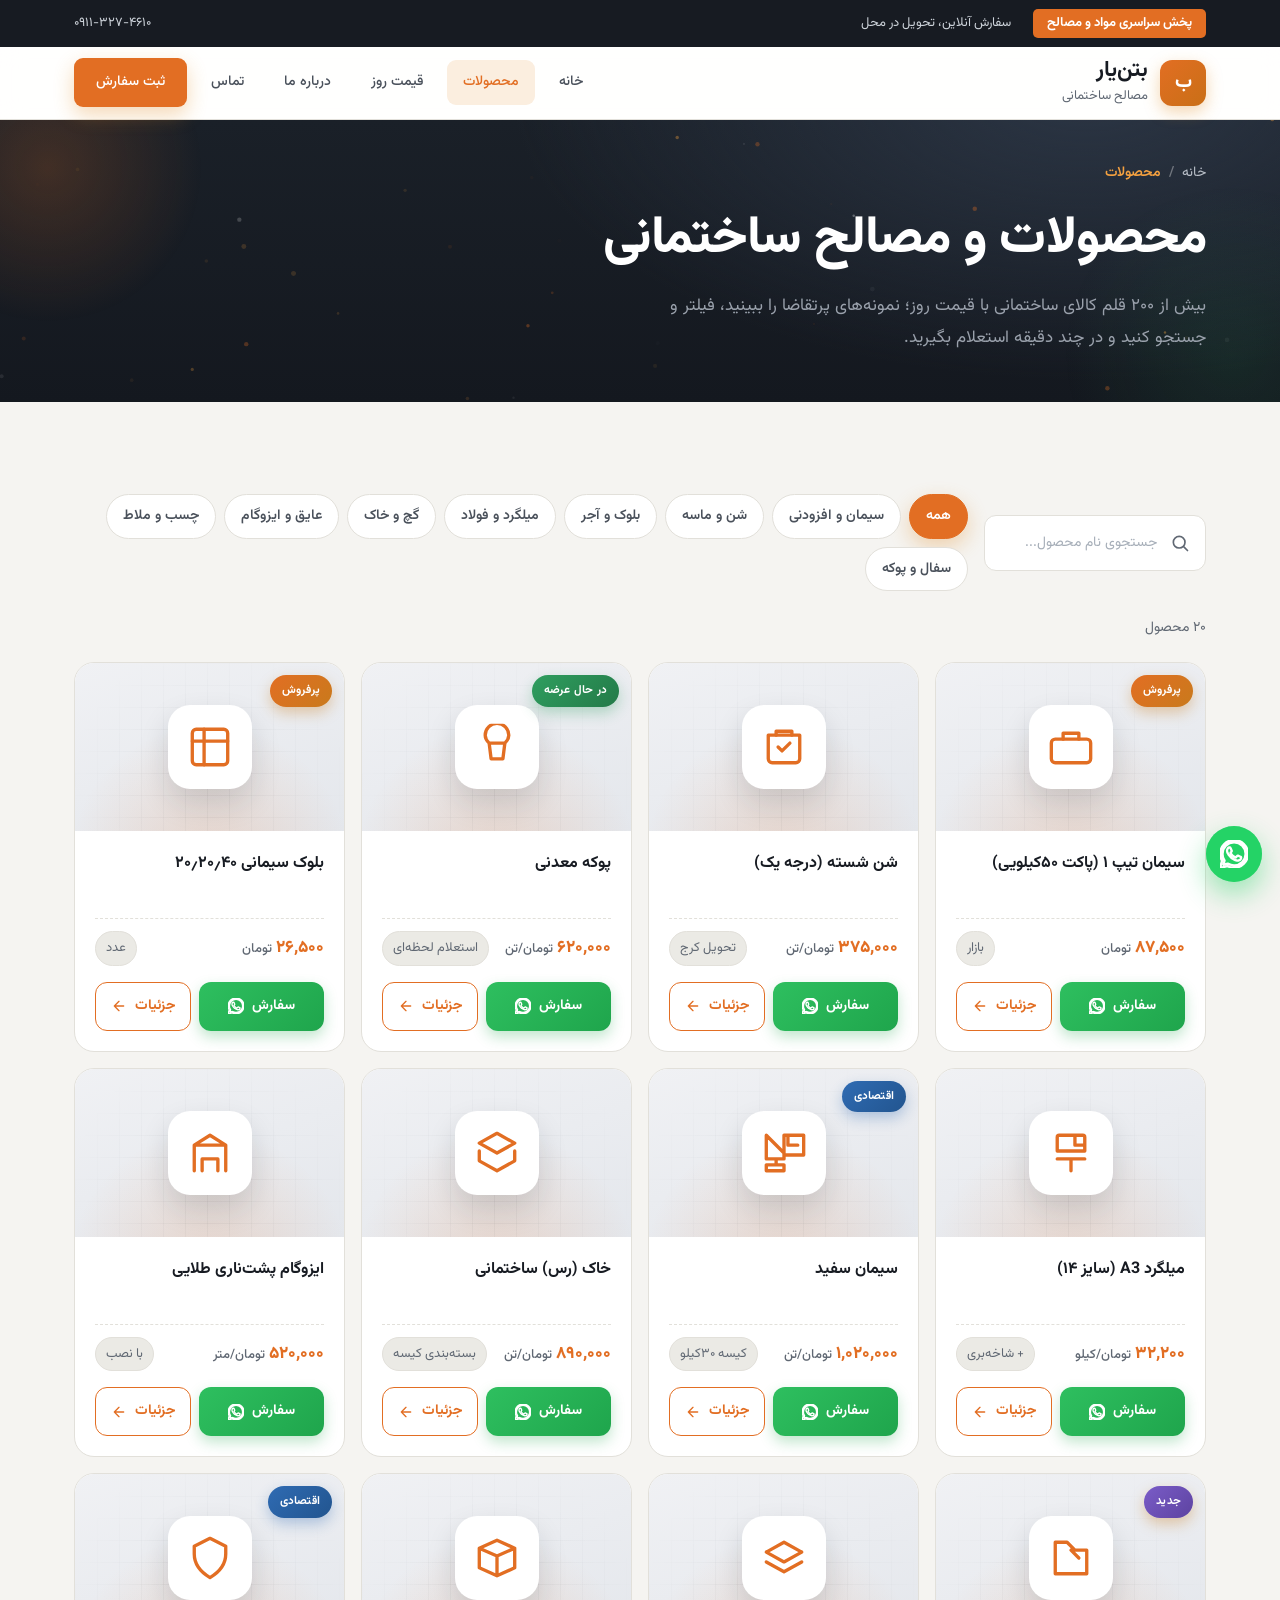
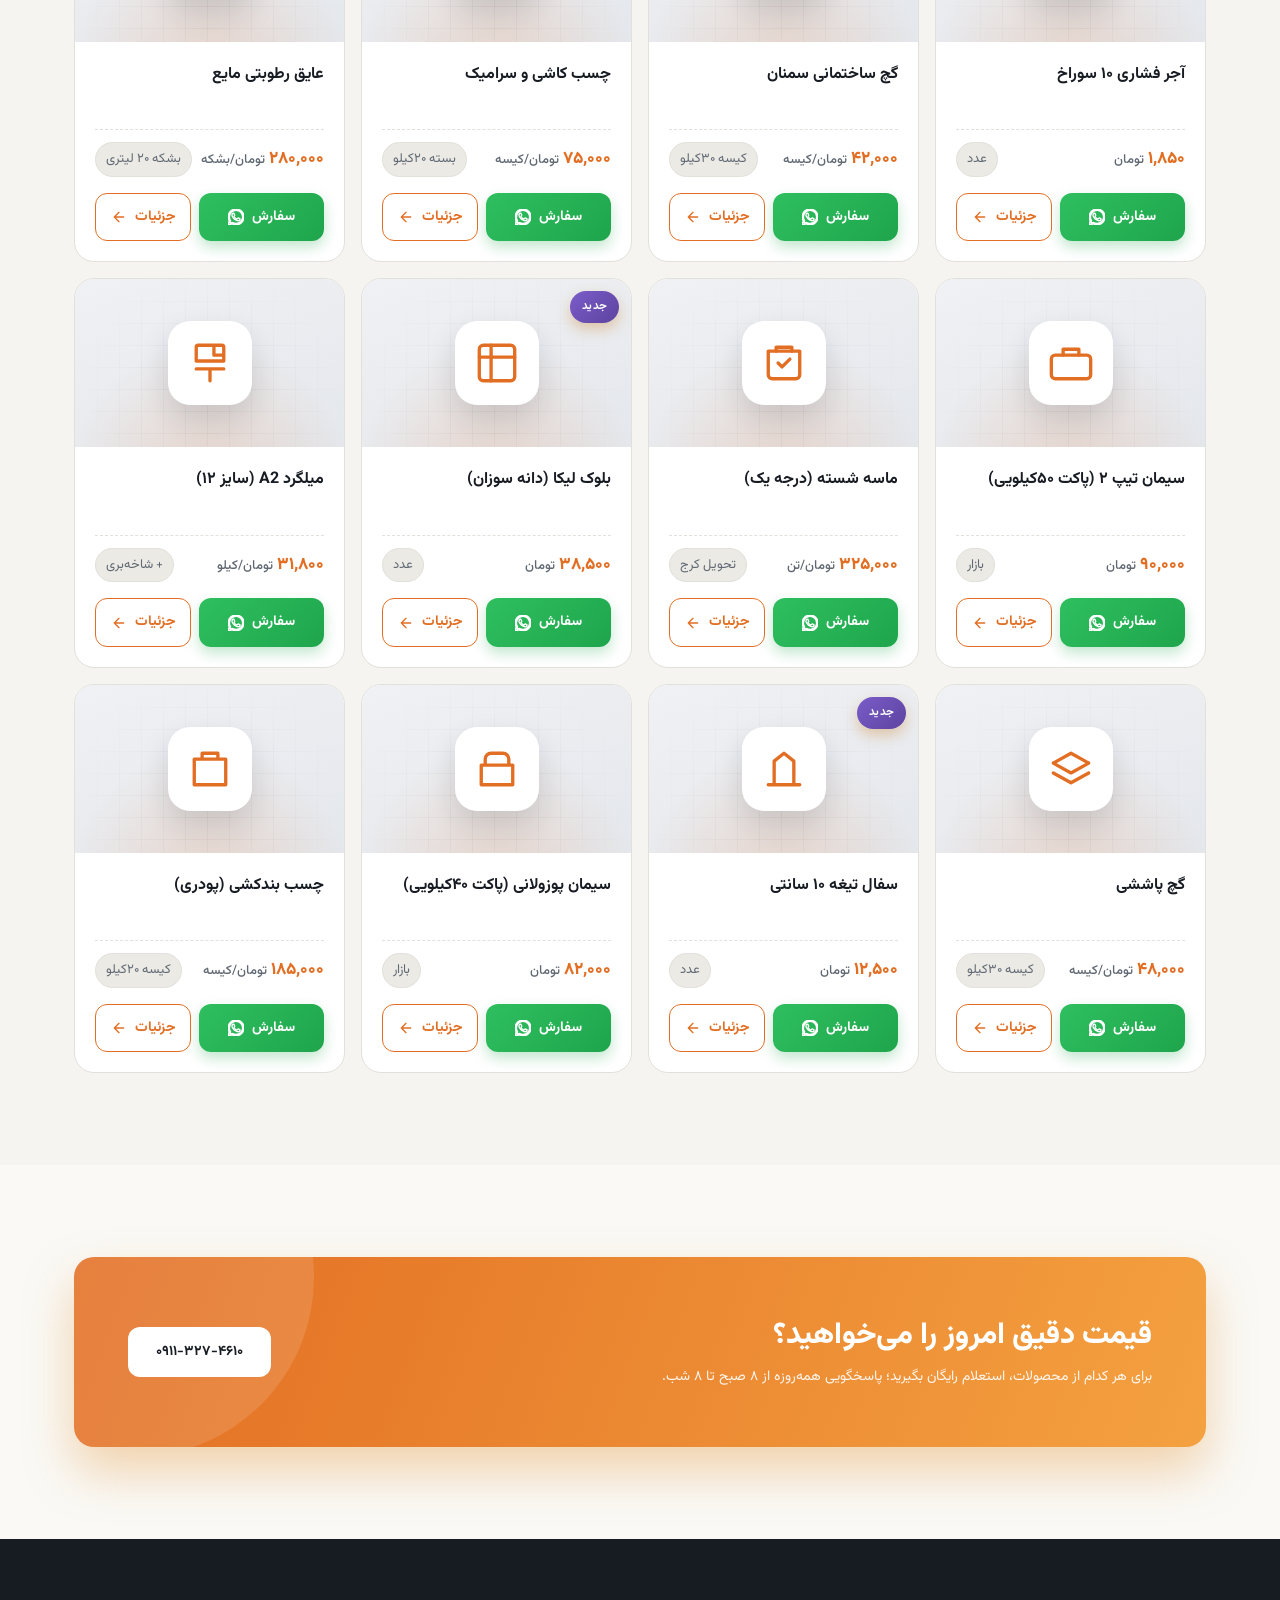
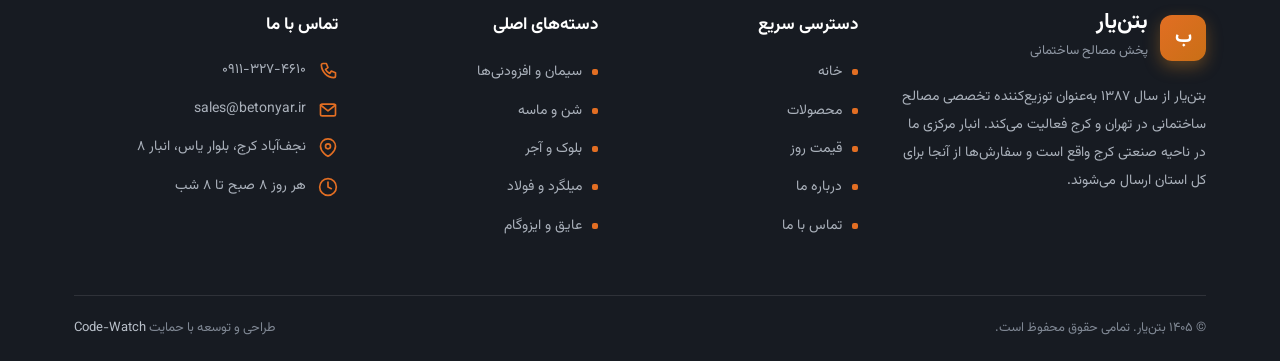
<file: products.html>
<!DOCTYPE html>
<html lang="fa" dir="rtl">
<head>
<meta charset="UTF-8">
<meta name="viewport" content="width=device-width, initial-scale=1.0">
<title>محصولات و مصالح ساختمانی | بتن‌یار</title>
<meta name="description" content="کاتالوگ کامل مصالح ساختمانی بتن‌یار: سیمان، شن و ماسه، بلوک، آجر، میلگرد، گچ، عایق و چسب با قیمت روز. فیلتر کنید و استعلام بگیرید.">
<meta name="theme-color" content="#171b22">
<meta name="robots" content="index, follow">
<meta property="og:locale" content="fa_IR">
<meta property="og:type" content="website">
<meta property="og:site_name" content="بتن‌یار">
<meta property="og:title" content="محصولات و مصالح ساختمانی | بتن‌یار">
<meta property="og:description" content="بیش از ۲۰۰ قلم کالای ساختمانی با قیمت روز؛ سیمان، شن و ماسه، بلوک، آجر، میلگرد و بیشتر.">
<link rel="canonical" href="https://betonyar.ir/products.html">
<meta property="og:url" content="https://betonyar.ir/products.html">
<meta property="og:image" content="https://betonyar.ir/og-image.png">
<meta property="og:image:width" content="1200">
<meta property="og:image:height" content="630">
<meta name="twitter:card" content="summary_large_image">
<meta name="twitter:title" content="محصولات و مصالح ساختمانی | بتن‌یار">
<meta name="twitter:description" content="بیش از ۲۰۰ قلم کالای ساختمانی با قیمت روز؛ سیمان، شن و ماسه، بلوک، آجر، میلگرد و بیشتر.">
<link rel="preload" as="font" type="font/woff2" crossorigin href="css/fonts/vazirmatn-arabic-400.woff2">
<link rel="preload" as="font" type="font/woff2" crossorigin href="css/fonts/vazirmatn-arabic-700.woff2">
<link rel="stylesheet" href="css/fonts.css">
<link rel="stylesheet" href="css/style.css">
<link rel="icon" type="image/svg+xml" href="favicon.svg">
<link rel="icon" type="image/png" sizes="32x32" href="favicon-32.png">
<link rel="apple-touch-icon" href="apple-touch-icon.png">
<script defer src="js/main.js"></script>
<noscript>
  <style>
    .reveal { opacity: 1; transform: none; }
    .marquee-track { animation: none; }
  </style>
</noscript>
</head>
<body id="top">

<a class="skip-link" href="#main">پرش به محتوای اصلی</a>

<!-- ============ SVG icon sprite ============ -->
<svg class="sprite" xmlns="http://www.w3.org/2000/svg" aria-hidden="true" focusable="false">
  <symbol id="i-phone" viewBox="0 0 24 24"><path d="M6 3h4l2 5-3 2a12 12 0 0 0 5 5l2-3 5 2v4a2 2 0 0 1-2 2A16 16 0 0 1 4 5a2 2 0 0 1 2-2z"/></symbol>
  <symbol id="i-x" viewBox="0 0 24 24"><path d="M18 6 6 18M6 6l12 12"/></symbol>
  <symbol id="i-check" viewBox="0 0 24 24"><path d="M20 6L9 17l-5-5"/></symbol>
  <symbol id="i-truck" viewBox="0 0 24 24"><path d="M4 7v13M4 7h9l3 3h4v10H4M4 17h-2v-3h2"/></symbol>
  <symbol id="i-shield" viewBox="0 0 24 24"><path d="M12 3l7 4v5c0 4-3 6-7 8-4-2-7-4-7-8V7z"/></symbol>
  <symbol id="i-package" viewBox="0 0 24 24"><path d="M4 7h16v13H4zM8 7V4h8v3"/></symbol>
  <symbol id="i-chart" viewBox="0 0 24 24"><path d="M5 12h6l2-4 3 8 2-4h3"/></symbol>
  <symbol id="i-house" viewBox="0 0 24 24"><path d="M4 17V5a2 2 0 0 1 2-2h12a2 2 0 0 1 2 2v12M1 17h22M6 9h6v4H6z"/></symbol>
  <symbol id="i-bucket" viewBox="0 0 24 24"><path d="M4 10h16v10H4zM6 10V7a3 3 0 0 1 3-3h6a3 3 0 0 1 3 3v3"/></symbol>
  <symbol id="i-brick" viewBox="0 0 24 24"><path d="M4 4h6l4 4h6v12H4zM12 8l4 4"/></symbol>
  <symbol id="i-rebar" viewBox="0 0 24 24"><path d="M14 3v5h5M6 3h12a1 1 0 0 1 1 1v7H5V4a1 1 0 0 1 1-1zM5 15l14 0M12 15v6"/></symbol>
  <symbol id="i-stack" viewBox="0 0 24 24"><path d="M3 9l9-5 9 5-9 5zM3 9l9 5 9-5M3 14l9 5 9-5"/></symbol>
  <symbol id="i-waterproof" viewBox="0 0 24 24"><path d="M12 2l8 4v4c0 5-3 9-8 12-5-3-8-7-8-12V6z"/></symbol>
  <symbol id="i-layers" viewBox="0 0 24 24"><path d="M3 7l9-4 9 4-9 4zM3 7v10l9 4 9-4V7M12 11v10"/></symbol>
  <symbol id="i-roof" viewBox="0 0 24 24"><path d="M4 20h16M7 20V8l5-4 5 4v12"/></symbol>
  <symbol id="i-chat" viewBox="0 0 24 24"><path d="M21 10c0-4-4-7-9-7S3 6 3 10s4 7 9 7a9 9 0 0 0 4-1l3 2-1-3c2-1 3-3 3-5z"/></symbol>
  <symbol id="i-nav" viewBox="0 0 24 24"><rect x="2" y="6" width="13" height="13" rx="2"/><path d="M17 8h4v7h-4M15 11v3"/></symbol>
  <symbol id="i-price" viewBox="0 0 24 24"><path d="M12 1v22M17 5H9.5a3.5 3.5 0 0 0 0 7h5a3.5 3.5 0 0 1 0 7H6"/></symbol>
  <symbol id="i-percent" viewBox="0 0 24 24"><path d="M20 12a8 8 0 1 1-2.3-5.6M20 4v8h-8"/></symbol>
  <symbol id="i-check-shield" viewBox="0 0 24 24"><path d="M12 3l8 4v5c0 4-3 8-8 9-5-1-8-5-8-9V7zM9 12l2 2 4-4"/></symbol>
  <symbol id="i-bag" viewBox="0 0 24 24"><rect x="2" y="8" width="20" height="12" rx="2"/><path d="M8 8V5h8v3"/></symbol>
  <symbol id="i-sand" viewBox="0 0 24 24"><path d="M4 6h16v12a2 2 0 0 1-2 2H6a2 2 0 0 1-2-2z"/><path d="M8 6V4h8v2M9 12l2 2 4-4"/></symbol>
  <symbol id="i-pumice" viewBox="0 0 24 24"><path d="M6 6a6 6 0 0 1 12 0c0 2-1 3-2 4h-8c-1-1-2-2-2-4zM8 10h8l-1 8h-6z"/></symbol>
  <symbol id="i-block" viewBox="0 0 24 24"><rect x="3" y="3" width="18" height="18" rx="2"/><path d="M3 9h18M9 3v18"/></symbol>
  <symbol id="i-pipes" viewBox="0 0 24 24"><path d="M14 3v5h5M12 3h10v10H12zM12 12v3H8v3H12v3H3v-3h5v-3H3V3z"/></symbol>
  <symbol id="i-clay" viewBox="0 0 24 24"><path d="M12 2l9 5-9 5-9-5zM3 11v5l9 5 9-5v-5"/></symbol>
  <symbol id="i-isogam" viewBox="0 0 24 24"><path d="M4 21V8l8-5 8 5v13M8 21v-6h8v6M4 8h16"/></symbol>
  <symbol id="i-arrow" viewBox="0 0 24 24"><path d="M19 12H5M12 19l-7-7 7-7"/></symbol>
  <symbol id="i-up" viewBox="0 0 24 24"><path d="M12 19V5M5 12l7-7 7 7"/></symbol>
  <symbol id="i-mail" viewBox="0 0 24 24"><rect x="3" y="5" width="18" height="14" rx="2"/><path d="m3 6 9 7 9-7"/></symbol>
  <symbol id="i-pin" viewBox="0 0 24 24"><path d="M21 10c0 7-9 12-9 12S3 17 3 10a9 9 0 0 1 18 0z"/><circle cx="12" cy="10" r="3"/></symbol>
  <symbol id="i-clock" viewBox="0 0 24 24"><circle cx="12" cy="12" r="10"/><path d="M12 6v6l4 2"/></symbol>
  <symbol id="i-search" viewBox="0 0 24 24"><circle cx="11" cy="11" r="7"/><path d="m21 21-4.35-4.35"/></symbol>
  <symbol id="i-wa" viewBox="0 0 24 24"><path d="M17.472 14.382c-.297-.149-1.758-.867-2.03-.967-.273-.099-.471-.148-.67.15-.197.297-.767.966-.94 1.164-.173.199-.347.223-.644.075-.297-.15-1.255-.463-2.39-1.475-.883-.788-1.48-1.761-1.653-2.059-.173-.297-.018-.458.13-.606.134-.133.298-.347.446-.52.149-.174.198-.298.298-.497.099-.198.05-.371-.025-.52-.075-.149-.669-1.612-.916-2.207-.242-.579-.487-.5-.669-.51-.173-.008-.371-.01-.57-.01-.198 0-.52.074-.792.372-.272.297-1.04 1.016-1.04 2.479 0 1.462 1.065 2.875 1.213 3.074.149.198 2.096 3.2 5.077 4.487.709.306 1.262.489 1.694.625.712.227 1.36.195 1.871.118.571-.085 1.758-.719 2.006-1.413.248-.694.248-1.289.173-1.413-.074-.124-.272-.198-.57-.347m-5.421 7.403h-.004a9.87 9.87 0 01-5.031-1.378l-.361-.214-3.741.982.998-3.648-.235-.374a9.86 9.86 0 01-1.51-5.26c.001-5.45 4.436-9.884 9.888-9.884 2.64 0 5.122 1.03 6.988 2.898a9.825 9.825 0 012.893 6.994c-.003 5.45-4.437 9.884-9.885 9.884m8.413-18.297A11.815 11.815 0 0012.05 0C5.495 0 .16 5.335.157 11.892c0 2.096.547 4.142 1.588 5.945L.057 24l6.305-1.654a11.882 11.882 0 005.683 1.448h.005c6.554 0 11.89-5.335 11.893-11.893a11.821 11.821 0 00-3.48-8.413z"/></symbol>
</svg>

<!-- ============ Top bar ============ -->
<div class="topbar">
  <div class="container">
    <div class="tb-row">
      <span class="skew">پخش سراسری مواد و مصالح</span>
      <div class="tb-right">سفارش آنلاین، تحویل در محل</div>
    </div>
    <a href="tel:+989113274610" dir="ltr">۰۹۱۱-۳۲۷-۴۶۱۰</a>
  </div>
</div>

<!-- ============ Header ============ -->
<header class="header" id="header">
  <div class="container">
    <a href="index.html" class="logo" aria-label="بتن‌یار — صفحه اصلی">
      <span class="logo-mark">ب</span>
      <span class="logo-text"><b>بتن‌یار</b><span>مصالح ساختمانی</span></span>
    </a>
    <nav class="nav" aria-label="فهرست اصلی">
      <div class="nav-links">
        <a href="index.html">خانه</a>
        <a href="products.html" class="nav-current">محصولات</a>
        <a href="index.html#price">قیمت روز</a>
        <a href="about.html">درباره ما</a>
        <a href="contact.html">تماس</a>
        <a href="contact.html" class="cta">ثبت سفارش</a>
      </div>
    </nav>
    <button class="burger" id="burger" aria-label="باز کردن فهرست" aria-expanded="false" aria-controls="drawer">
      <span></span><span></span><span></span>
    </button>
  </div>
</header>

<!-- ============ Mobile drawer ============ -->
<div class="drawer" id="drawer" role="dialog" aria-modal="true" aria-labelledby="drawerTitle">
  <div class="nav-head">
    <div class="m-logo" id="drawerTitle"><span class="logo-mark">ب</span>بتن‌یار</div>
    <button class="nav-close" id="navClose" aria-label="بستن فهرست">
      <svg class="ic ic--x"><use href="#i-x"/></svg>
    </button>
  </div>
  <div class="nav-links">
    <a href="index.html">خانه</a>
    <a href="products.html" class="nav-current">محصولات</a>
    <a href="index.html#price">قیمت روز</a>
    <a href="about.html">درباره ما</a>
    <a href="contact.html">تماس</a>
    <a href="contact.html" class="cta">ثبت سفارش</a>
  </div>
  <div class="nav-foot">
    <a href="tel:+989113274610" class="nf-tel" dir="ltr"><svg class="ic"><use href="#i-phone"/></svg>۰۹۱۱-۳۲۷-۴۶۱۰</a>
    <span>پاسخگویی همه‌روزه ۸ صبح تا ۸ شب</span>
  </div>
</div>
<div class="nav-backdrop" id="navBackdrop" aria-hidden="true"></div>

<main id="main">

<!-- ============ Page hero ============ -->
<section class="page-hero">
  <div class="orb orb--1"></div>
  <div class="orb orb--2"></div>
  <div class="container">
    <nav class="crumbs" aria-label="مسیر صفحه">
      <ol>
        <li><a href="index.html">خانه</a></li>
        <li aria-current="page">محصولات</li>
      </ol>
    </nav>
    <h1>محصولات و مصالح ساختمانی</h1>
    <p class="hero-sub">بیش از ۲۰۰ قلم کالای ساختمانی با قیمت روز؛ نمونه‌های پرتقاضا را ببینید، فیلتر و جستجو کنید و در چند دقیقه استعلام بگیرید.</p>
  </div>
</section>

<!-- ============ Catalog ============ -->
<section class="sect" id="catalog">
  <div class="container">
    <div class="toolbar" role="toolbar" aria-label="جستجو و فیلتر محصولات">
      <div class="filter-search">
        <svg class="ic"><use href="#i-search"/></svg>
        <input type="search" id="productSearch" placeholder="جستجوی نام محصول..." aria-label="جستجوی محصول">
      </div>
      <div class="filter-chips" id="filterChips">
        <button type="button" class="chip is-active" data-filter="all" aria-pressed="true">همه</button>
        <button type="button" class="chip" data-filter="cement" aria-pressed="false">سیمان و افزودنی</button>
        <button type="button" class="chip" data-filter="sand" aria-pressed="false">شن و ماسه</button>
        <button type="button" class="chip" data-filter="brick" aria-pressed="false">بلوک و آجر</button>
        <button type="button" class="chip" data-filter="steel" aria-pressed="false">میلگرد و فولاد</button>
        <button type="button" class="chip" data-filter="gypsum" aria-pressed="false">گچ و خاک</button>
        <button type="button" class="chip" data-filter="insulation" aria-pressed="false">عایق و ایزوگام</button>
        <button type="button" class="chip" data-filter="adhesive" aria-pressed="false">چسب و ملاط</button>
        <button type="button" class="chip" data-filter="clay" aria-pressed="false">سفال و پوکه</button>
      </div>
    </div>

    <p class="catalog-status" id="catalogStatus" role="status" aria-live="polite"></p>

    <div class="price-grid" id="catalogGrid">
      <article class="price-card reveal" data-cat="cement" data-title="سیمان تیپ ۱ (پاکت ۵۰کیلویی)">
        <div class="pc-media"><span class="pc-tag">پرفروش</span><svg class="pc-icon"><use href="#i-bag"/></svg></div>
        <div class="pc-body">
          <h3 class="pc-title">سیمان تیپ ۱ (پاکت ۵۰کیلویی)</h3>
          <div class="pc-foot"><span class="pc-price">۸۷,۵۰۰ <small>تومان</small></span><span class="pc-unit">بازار</span></div>
          <div class="pc-actions">
          <a class="pc-wa" href="https://wa.me/989113274610" target="_blank" rel="noopener" aria-label="سفارش سیمان تیپ ۱ (پاکت ۵۰کیلویی) از طریق واتساپ">سفارش <svg class="ic"><use href="#i-wa"/></svg></a>
          <a class="pc-link" href="product.html">جزئیات <svg class="ic"><use href="#i-arrow"/></svg></a>
          </div>
        </div>
      </article>
      <article class="price-card reveal" data-cat="sand" data-title="شن شسته (درجه یک)">
        <div class="pc-media"><svg class="pc-icon"><use href="#i-sand"/></svg></div>
        <div class="pc-body">
          <h3 class="pc-title">شن شسته (درجه یک)</h3>
          <div class="pc-foot"><span class="pc-price">۳۷۵,۰۰۰ <small>تومان/تن</small></span><span class="pc-unit">تحویل کرج</span></div>
          <div class="pc-actions">
          <a class="pc-wa" href="https://wa.me/989113274610" target="_blank" rel="noopener" aria-label="سفارش شن شسته (درجه یک) از طریق واتساپ">سفارش <svg class="ic"><use href="#i-wa"/></svg></a>
          <a class="pc-link" href="contact.html">جزئیات <svg class="ic"><use href="#i-arrow"/></svg></a>
          </div>
        </div>
      </article>
      <article class="price-card reveal" data-cat="clay" data-title="پوکه معدنی">
        <div class="pc-media"><span class="pc-tag pc-tag--stock">در حال عرضه</span><svg class="pc-icon"><use href="#i-pumice"/></svg></div>
        <div class="pc-body">
          <h3 class="pc-title">پوکه معدنی</h3>
          <div class="pc-foot"><span class="pc-price">۶۲۰,۰۰۰ <small>تومان/تن</small></span><span class="pc-unit">استعلام لحظه‌ای</span></div>
          <div class="pc-actions">
          <a class="pc-wa" href="https://wa.me/989113274610" target="_blank" rel="noopener" aria-label="سفارش پوکه معدنی از طریق واتساپ">سفارش <svg class="ic"><use href="#i-wa"/></svg></a>
          <a class="pc-link" href="contact.html">جزئیات <svg class="ic"><use href="#i-arrow"/></svg></a>
          </div>
        </div>
      </article>
      <article class="price-card reveal" data-cat="brick" data-title="بلوک سیمانی ۲۰٫۲۰٫۴۰">
        <div class="pc-media"><span class="pc-tag">پرفروش</span><svg class="pc-icon"><use href="#i-block"/></svg></div>
        <div class="pc-body">
          <h3 class="pc-title">بلوک سیمانی ۲۰٫۲۰٫۴۰</h3>
          <div class="pc-foot"><span class="pc-price">۲۶,۵۰۰ <small>تومان</small></span><span class="pc-unit">عدد</span></div>
          <div class="pc-actions">
          <a class="pc-wa" href="https://wa.me/989113274610" target="_blank" rel="noopener" aria-label="سفارش بلوک سیمانی ۲۰٫۲۰٫۴۰ از طریق واتساپ">سفارش <svg class="ic"><use href="#i-wa"/></svg></a>
          <a class="pc-link" href="contact.html">جزئیات <svg class="ic"><use href="#i-arrow"/></svg></a>
          </div>
        </div>
      </article>
      <article class="price-card reveal" data-cat="steel" data-title="میلگرد A3 (سایز ۱۴)">
        <div class="pc-media"><svg class="pc-icon"><use href="#i-rebar"/></svg></div>
        <div class="pc-body">
          <h3 class="pc-title">میلگرد A3 (سایز ۱۴)</h3>
          <div class="pc-foot"><span class="pc-price">۳۲,۲۰۰ <small>تومان/کیلو</small></span><span class="pc-unit">+ شاخه‌بری</span></div>
          <div class="pc-actions">
          <a class="pc-wa" href="https://wa.me/989113274610" target="_blank" rel="noopener" aria-label="سفارش میلگرد A3 (سایز ۱۴) از طریق واتساپ">سفارش <svg class="ic"><use href="#i-wa"/></svg></a>
          <a class="pc-link" href="contact.html">جزئیات <svg class="ic"><use href="#i-arrow"/></svg></a>
          </div>
        </div>
      </article>
      <article class="price-card reveal" data-cat="cement" data-title="سیمان سفید">
        <div class="pc-media"><span class="pc-tag pc-tag--sale">اقتصادی</span><svg class="pc-icon"><use href="#i-pipes"/></svg></div>
        <div class="pc-body">
          <h3 class="pc-title">سیمان سفید</h3>
          <div class="pc-foot"><span class="pc-price">۱,۰۲۰,۰۰۰ <small>تومان/تن</small></span><span class="pc-unit">کیسه ۳۰کیلو</span></div>
          <div class="pc-actions">
          <a class="pc-wa" href="https://wa.me/989113274610" target="_blank" rel="noopener" aria-label="سفارش سیمان سفید از طریق واتساپ">سفارش <svg class="ic"><use href="#i-wa"/></svg></a>
          <a class="pc-link" href="contact.html">جزئیات <svg class="ic"><use href="#i-arrow"/></svg></a>
          </div>
        </div>
      </article>
      <article class="price-card reveal" data-cat="sand" data-title="خاک (رس) ساختمانی">
        <div class="pc-media"><svg class="pc-icon"><use href="#i-clay"/></svg></div>
        <div class="pc-body">
          <h3 class="pc-title">خاک (رس) ساختمانی</h3>
          <div class="pc-foot"><span class="pc-price">۸۹۰,۰۰۰ <small>تومان/تن</small></span><span class="pc-unit">بسته‌بندی کیسه</span></div>
          <div class="pc-actions">
          <a class="pc-wa" href="https://wa.me/989113274610" target="_blank" rel="noopener" aria-label="سفارش خاک (رس) ساختمانی از طریق واتساپ">سفارش <svg class="ic"><use href="#i-wa"/></svg></a>
          <a class="pc-link" href="contact.html">جزئیات <svg class="ic"><use href="#i-arrow"/></svg></a>
          </div>
        </div>
      </article>
      <article class="price-card reveal" data-cat="insulation" data-title="ایزوگام پشت‌ناری طلایی">
        <div class="pc-media"><svg class="pc-icon"><use href="#i-isogam"/></svg></div>
        <div class="pc-body">
          <h3 class="pc-title">ایزوگام پشت‌ناری طلایی</h3>
          <div class="pc-foot"><span class="pc-price">۵۲۰,۰۰۰ <small>تومان/متر</small></span><span class="pc-unit">با نصب</span></div>
          <div class="pc-actions">
          <a class="pc-wa" href="https://wa.me/989113274610" target="_blank" rel="noopener" aria-label="سفارش ایزوگام پشت‌ناری طلایی از طریق واتساپ">سفارش <svg class="ic"><use href="#i-wa"/></svg></a>
          <a class="pc-link" href="contact.html">جزئیات <svg class="ic"><use href="#i-arrow"/></svg></a>
          </div>
        </div>
      </article>
      <article class="price-card reveal" data-cat="brick" data-title="آجر فشاری ۱۰ سوراخ">
        <div class="pc-media"><span class="pc-tag pc-tag--new">جدید</span><svg class="pc-icon"><use href="#i-brick"/></svg></div>
        <div class="pc-body">
          <h3 class="pc-title">آجر فشاری ۱۰ سوراخ</h3>
          <div class="pc-foot"><span class="pc-price">۱,۸۵۰ <small>تومان</small></span><span class="pc-unit">عدد</span></div>
          <div class="pc-actions">
          <a class="pc-wa" href="https://wa.me/989113274610" target="_blank" rel="noopener" aria-label="سفارش آجر فشاری ۱۰ سوراخ از طریق واتساپ">سفارش <svg class="ic"><use href="#i-wa"/></svg></a>
          <a class="pc-link" href="contact.html">جزئیات <svg class="ic"><use href="#i-arrow"/></svg></a>
          </div>
        </div>
      </article>
      <article class="price-card reveal" data-cat="gypsum" data-title="گچ ساختمانی سمنان">
        <div class="pc-media"><svg class="pc-icon"><use href="#i-stack"/></svg></div>
        <div class="pc-body">
          <h3 class="pc-title">گچ ساختمانی سمنان</h3>
          <div class="pc-foot"><span class="pc-price">۴۲,۰۰۰ <small>تومان/کیسه</small></span><span class="pc-unit">کیسه ۳۰کیلو</span></div>
          <div class="pc-actions">
          <a class="pc-wa" href="https://wa.me/989113274610" target="_blank" rel="noopener" aria-label="سفارش گچ ساختمانی سمنان از طریق واتساپ">سفارش <svg class="ic"><use href="#i-wa"/></svg></a>
          <a class="pc-link" href="contact.html">جزئیات <svg class="ic"><use href="#i-arrow"/></svg></a>
          </div>
        </div>
      </article>
      <article class="price-card reveal" data-cat="adhesive" data-title="چسب کاشی و سرامیک">
        <div class="pc-media"><svg class="pc-icon"><use href="#i-layers"/></svg></div>
        <div class="pc-body">
          <h3 class="pc-title">چسب کاشی و سرامیک</h3>
          <div class="pc-foot"><span class="pc-price">۷۵,۰۰۰ <small>تومان/کیسه</small></span><span class="pc-unit">بسته ۲۰کیلو</span></div>
          <div class="pc-actions">
          <a class="pc-wa" href="https://wa.me/989113274610" target="_blank" rel="noopener" aria-label="سفارش چسب کاشی و سرامیک از طریق واتساپ">سفارش <svg class="ic"><use href="#i-wa"/></svg></a>
          <a class="pc-link" href="contact.html">جزئیات <svg class="ic"><use href="#i-arrow"/></svg></a>
          </div>
        </div>
      </article>
      <article class="price-card reveal" data-cat="insulation" data-title="عایق رطوبتی مایع">
        <div class="pc-media"><span class="pc-tag pc-tag--sale">اقتصادی</span><svg class="pc-icon"><use href="#i-waterproof"/></svg></div>
        <div class="pc-body">
          <h3 class="pc-title">عایق رطوبتی مایع</h3>
          <div class="pc-foot"><span class="pc-price">۲۸۰,۰۰۰ <small>تومان/بشکه</small></span><span class="pc-unit">بشکه ۲۰ لیتری</span></div>
          <div class="pc-actions">
          <a class="pc-wa" href="https://wa.me/989113274610" target="_blank" rel="noopener" aria-label="سفارش عایق رطوبتی مایع از طریق واتساپ">سفارش <svg class="ic"><use href="#i-wa"/></svg></a>
          <a class="pc-link" href="contact.html">جزئیات <svg class="ic"><use href="#i-arrow"/></svg></a>
          </div>
        </div>
      </article>
      <article class="price-card reveal" data-cat="cement" data-title="سیمان تیپ ۲ (پاکت ۵۰کیلویی)">
        <div class="pc-media"><svg class="pc-icon"><use href="#i-bag"/></svg></div>
        <div class="pc-body">
          <h3 class="pc-title">سیمان تیپ ۲ (پاکت ۵۰کیلویی)</h3>
          <div class="pc-foot"><span class="pc-price">۹۰,۰۰۰ <small>تومان</small></span><span class="pc-unit">بازار</span></div>
          <div class="pc-actions">
          <a class="pc-wa" href="https://wa.me/989113274610" target="_blank" rel="noopener" aria-label="سفارش سیمان تیپ ۲ (پاکت ۵۰کیلویی) از طریق واتساپ">سفارش <svg class="ic"><use href="#i-wa"/></svg></a>
          <a class="pc-link" href="contact.html">جزئیات <svg class="ic"><use href="#i-arrow"/></svg></a>
          </div>
        </div>
      </article>
      <article class="price-card reveal" data-cat="sand" data-title="ماسه شسته (درجه یک)">
        <div class="pc-media"><svg class="pc-icon"><use href="#i-sand"/></svg></div>
        <div class="pc-body">
          <h3 class="pc-title">ماسه شسته (درجه یک)</h3>
          <div class="pc-foot"><span class="pc-price">۳۲۵,۰۰۰ <small>تومان/تن</small></span><span class="pc-unit">تحویل کرج</span></div>
          <div class="pc-actions">
          <a class="pc-wa" href="https://wa.me/989113274610" target="_blank" rel="noopener" aria-label="سفارش ماسه شسته (درجه یک) از طریق واتساپ">سفارش <svg class="ic"><use href="#i-wa"/></svg></a>
          <a class="pc-link" href="contact.html">جزئیات <svg class="ic"><use href="#i-arrow"/></svg></a>
          </div>
        </div>
      </article>
      <article class="price-card reveal" data-cat="brick" data-title="بلوک لیکا (دانه سوزان)">
        <div class="pc-media"><span class="pc-tag pc-tag--new">جدید</span><svg class="pc-icon"><use href="#i-block"/></svg></div>
        <div class="pc-body">
          <h3 class="pc-title">بلوک لیکا (دانه سوزان)</h3>
          <div class="pc-foot"><span class="pc-price">۳۸,۵۰۰ <small>تومان</small></span><span class="pc-unit">عدد</span></div>
          <div class="pc-actions">
          <a class="pc-wa" href="https://wa.me/989113274610" target="_blank" rel="noopener" aria-label="سفارش بلوک لیکا (دانه سوزان) از طریق واتساپ">سفارش <svg class="ic"><use href="#i-wa"/></svg></a>
          <a class="pc-link" href="contact.html">جزئیات <svg class="ic"><use href="#i-arrow"/></svg></a>
          </div>
        </div>
      </article>
      <article class="price-card reveal" data-cat="steel" data-title="میلگرد A2 (سایز ۱۲)">
        <div class="pc-media"><svg class="pc-icon"><use href="#i-rebar"/></svg></div>
        <div class="pc-body">
          <h3 class="pc-title">میلگرد A2 (سایز ۱۲)</h3>
          <div class="pc-foot"><span class="pc-price">۳۱,۸۰۰ <small>تومان/کیلو</small></span><span class="pc-unit">+ شاخه‌بری</span></div>
          <div class="pc-actions">
          <a class="pc-wa" href="https://wa.me/989113274610" target="_blank" rel="noopener" aria-label="سفارش میلگرد A2 (سایز ۱۲) از طریق واتساپ">سفارش <svg class="ic"><use href="#i-wa"/></svg></a>
          <a class="pc-link" href="contact.html">جزئیات <svg class="ic"><use href="#i-arrow"/></svg></a>
          </div>
        </div>
      </article>
      <article class="price-card reveal" data-cat="gypsum" data-title="گچ پاششی">
        <div class="pc-media"><svg class="pc-icon"><use href="#i-stack"/></svg></div>
        <div class="pc-body">
          <h3 class="pc-title">گچ پاششی</h3>
          <div class="pc-foot"><span class="pc-price">۴۸,۰۰۰ <small>تومان/کیسه</small></span><span class="pc-unit">کیسه ۳۰کیلو</span></div>
          <div class="pc-actions">
          <a class="pc-wa" href="https://wa.me/989113274610" target="_blank" rel="noopener" aria-label="سفارش گچ پاششی از طریق واتساپ">سفارش <svg class="ic"><use href="#i-wa"/></svg></a>
          <a class="pc-link" href="contact.html">جزئیات <svg class="ic"><use href="#i-arrow"/></svg></a>
          </div>
        </div>
      </article>
      <article class="price-card reveal" data-cat="clay" data-title="سفال تیغه ۱۰ سانتی">
        <div class="pc-media"><span class="pc-tag pc-tag--new">جدید</span><svg class="pc-icon"><use href="#i-roof"/></svg></div>
        <div class="pc-body">
          <h3 class="pc-title">سفال تیغه ۱۰ سانتی</h3>
          <div class="pc-foot"><span class="pc-price">۱۲,۵۰۰ <small>تومان</small></span><span class="pc-unit">عدد</span></div>
          <div class="pc-actions">
          <a class="pc-wa" href="https://wa.me/989113274610" target="_blank" rel="noopener" aria-label="سفارش سفال تیغه ۱۰ سانتی از طریق واتساپ">سفارش <svg class="ic"><use href="#i-wa"/></svg></a>
          <a class="pc-link" href="contact.html">جزئیات <svg class="ic"><use href="#i-arrow"/></svg></a>
          </div>
        </div>
      </article>
      <article class="price-card reveal" data-cat="cement" data-title="سیمان پوزولانی (پاکت ۴۰کیلویی)">
        <div class="pc-media"><svg class="pc-icon"><use href="#i-bucket"/></svg></div>
        <div class="pc-body">
          <h3 class="pc-title">سیمان پوزولانی (پاکت ۴۰کیلویی)</h3>
          <div class="pc-foot"><span class="pc-price">۸۲,۰۰۰ <small>تومان</small></span><span class="pc-unit">بازار</span></div>
          <div class="pc-actions">
          <a class="pc-wa" href="https://wa.me/989113274610" target="_blank" rel="noopener" aria-label="سفارش سیمان پوزولانی (پاکت ۴۰کیلویی) از طریق واتساپ">سفارش <svg class="ic"><use href="#i-wa"/></svg></a>
          <a class="pc-link" href="contact.html">جزئیات <svg class="ic"><use href="#i-arrow"/></svg></a>
          </div>
        </div>
      </article>
      <article class="price-card reveal" data-cat="adhesive" data-title="چسب بندکشی (پودری)">
        <div class="pc-media"><svg class="pc-icon"><use href="#i-package"/></svg></div>
        <div class="pc-body">
          <h3 class="pc-title">چسب بندکشی (پودری)</h3>
          <div class="pc-foot"><span class="pc-price">۱۸۵,۰۰۰ <small>تومان/کیسه</small></span><span class="pc-unit">کیسه ۲۰کیلو</span></div>
          <div class="pc-actions">
          <a class="pc-wa" href="https://wa.me/989113274610" target="_blank" rel="noopener" aria-label="سفارش چسب بندکشی (پودری) از طریق واتساپ">سفارش <svg class="ic"><use href="#i-wa"/></svg></a>
          <a class="pc-link" href="contact.html">جزئیات <svg class="ic"><use href="#i-arrow"/></svg></a>
          </div>
        </div>
      </article>
        </div>
    
    <div class="empty-state" id="emptyState" hidden>
      <svg class="ic"><use href="#i-search"/></svg>
      <h3>محصولی یافت نشد</h3>
      <p>عبارت دیگری جستجو کنید یا فیلتر را تغییر دهید.</p>
      <button type="button" class="cta-ghost" id="resetFilters">نمایش همه محصولات</button>
    </div>
  </div>
</section>

<!-- ============ CTA band ============ -->
<section class="sect paper">
  <div class="container">
    <div class="cta-band reveal">
      <div>
        <h2>قیمت دقیق امروز را می‌خواهید؟</h2>
        <p>برای هر کدام از محصولات، استعلام رایگان بگیرید؛ پاسخگویی همه‌روزه از ۸ صبح تا ۸ شب.</p>
      </div>
      <a href="tel:+989113274610" class="cta" dir="ltr">۰۹۱۱-۳۲۷-۴۶۱۰</a>
    </div>
  </div>
</section>

</main>

<!-- ============ Footer ============ -->
<footer>
  <div class="container">
    <div class="ft-grid">
      <div>
        <div class="ft-logo">
          <span class="logo-mark">ب</span>
          <div class="ft-logo-text"><b>بتن‌یار</b><span>پخش مصالح ساختمانی</span></div>
        </div>
        <p>بتن‌یار از سال ۱۳۸۷ به‌عنوان توزیع‌کننده تخصصی مصالح ساختمانی در تهران و کرج فعالیت می‌کند. انبار مرکزی ما در ناحیه صنعتی کرج واقع است و سفارش‌ها از آنجا برای کل استان ارسال می‌شوند.</p>
      </div>
      <div>
        <h4>دسترسی سریع</h4>
        <ul class="ft-links">
          <li><a href="index.html">خانه</a></li>
          <li><a href="products.html">محصولات</a></li>
          <li><a href="index.html#price">قیمت روز</a></li>
          <li><a href="about.html">درباره ما</a></li>
          <li><a href="contact.html">تماس با ما</a></li>
        </ul>
      </div>
      <div>
        <h4>دسته‌های اصلی</h4>
        <ul class="ft-links">
          <li><a href="products.html">سیمان و افزودنی‌ها</a></li>
          <li><a href="products.html">شن و ماسه</a></li>
          <li><a href="products.html">بلوک و آجر</a></li>
          <li><a href="products.html">میلگرد و فولاد</a></li>
          <li><a href="products.html">عایق و ایزوگام</a></li>
        </ul>
      </div>
      <div>
        <h4>تماس با ما</h4>
        <ul class="ft-contact">
          <li><svg class="ic"><use href="#i-phone"/></svg><span dir="ltr">۰۹۱۱-۳۲۷-۴۶۱۰</span></li>
          <li><svg class="ic"><use href="#i-mail"/></svg><span>sales@betonyar.ir</span></li>
          <li><svg class="ic"><use href="#i-pin"/></svg><span>نجف‌آباد کرج، بلوار یاس، انبار ۸</span></li>
          <li><svg class="ic"><use href="#i-clock"/></svg><span>هر روز ۸ صبح تا ۸ شب</span></li>
        </ul>
      </div>
    </div>
    <div class="ft-bottom">
      <span>© <span class="footer-year">۱۴۰۴</span> بتن‌یار. تمامی حقوق محفوظ است.</span>
      <span>طراحی و توسعه با حمایت <a href="https://github.com/Code-Watch-dev/beton-yar" target="_blank" rel="noopener noreferrer">Code-Watch</a></span>
    </div>
  </div>
</footer>

<a class="wa-fab" href="https://wa.me/989113274610" target="_blank" rel="noopener" aria-label="گفتگو در واتساپ"><svg class="ic"><use href="#i-wa"/></svg></a>

<!-- ============ Back to top ============ -->
<button id="toTop" aria-label="بازگشت به بالا"><svg class="ic"><use href="#i-up"/></svg></button>

</body>
</html>
</file>
<file: css/fonts.css>
/* ==========================================================================
   Vazirmatn — self-hosted (previously loaded from Google Fonts)
   Subsets: arabic (primary) + latin (digits/labels), font-display: swap
   ========================================================================== */

@font-face {
  font-family: 'Vazirmatn';
  font-style: normal;
  font-weight: 300;
  font-display: swap;
  src: url('fonts/vazirmatn-arabic-300.woff2') format('woff2');
  unicode-range: U+0600-06FF, U+0750-077F, U+0870-088E, U+0890-0891, U+0897-08E1, U+08E3-08FF, U+200C-200E, U+2010-2011, U+204F, U+2E41, U+FB50-FDFF, U+FE70-FE74, U+FE76-FEFC, U+102E0-102FB, U+10E60-10E7E, U+10EC2-10EC4, U+10EFC-10EFF, U+1EE00-1EE03, U+1EE05-1EE1F, U+1EE21-1EE22, U+1EE24, U+1EE27, U+1EE29-1EE32, U+1EE34-1EE37, U+1EE39, U+1EE3B, U+1EE42, U+1EE47, U+1EE49, U+1EE4B, U+1EE4D-1EE4F, U+1EE51-1EE52, U+1EE54, U+1EE57, U+1EE59, U+1EE5B, U+1EE5D, U+1EE5F, U+1EE61-1EE62, U+1EE64, U+1EE67-1EE6A, U+1EE6C-1EE72, U+1EE74-1EE77, U+1EE79-1EE7C, U+1EE7E, U+1EE80-1EE89, U+1EE8B-1EE9B, U+1EEA1-1EEA3, U+1EEA5-1EEA9, U+1EEAB-1EEBB, U+1EEF0-1EEF1;
}

@font-face {
  font-family: 'Vazirmatn';
  font-style: normal;
  font-weight: 400;
  font-display: swap;
  src: url('fonts/vazirmatn-arabic-400.woff2') format('woff2');
  unicode-range: U+0600-06FF, U+0750-077F, U+0870-088E, U+0890-0891, U+0897-08E1, U+08E3-08FF, U+200C-200E, U+2010-2011, U+204F, U+2E41, U+FB50-FDFF, U+FE70-FE74, U+FE76-FEFC, U+102E0-102FB, U+10E60-10E7E, U+10EC2-10EC4, U+10EFC-10EFF, U+1EE00-1EE03, U+1EE05-1EE1F, U+1EE21-1EE22, U+1EE24, U+1EE27, U+1EE29-1EE32, U+1EE34-1EE37, U+1EE39, U+1EE3B, U+1EE42, U+1EE47, U+1EE49, U+1EE4B, U+1EE4D-1EE4F, U+1EE51-1EE52, U+1EE54, U+1EE57, U+1EE59, U+1EE5B, U+1EE5D, U+1EE5F, U+1EE61-1EE62, U+1EE64, U+1EE67-1EE6A, U+1EE6C-1EE72, U+1EE74-1EE77, U+1EE79-1EE7C, U+1EE7E, U+1EE80-1EE89, U+1EE8B-1EE9B, U+1EEA1-1EEA3, U+1EEA5-1EEA9, U+1EEAB-1EEBB, U+1EEF0-1EEF1;
}

@font-face {
  font-family: 'Vazirmatn';
  font-style: normal;
  font-weight: 500;
  font-display: swap;
  src: url('fonts/vazirmatn-arabic-500.woff2') format('woff2');
  unicode-range: U+0600-06FF, U+0750-077F, U+0870-088E, U+0890-0891, U+0897-08E1, U+08E3-08FF, U+200C-200E, U+2010-2011, U+204F, U+2E41, U+FB50-FDFF, U+FE70-FE74, U+FE76-FEFC, U+102E0-102FB, U+10E60-10E7E, U+10EC2-10EC4, U+10EFC-10EFF, U+1EE00-1EE03, U+1EE05-1EE1F, U+1EE21-1EE22, U+1EE24, U+1EE27, U+1EE29-1EE32, U+1EE34-1EE37, U+1EE39, U+1EE3B, U+1EE42, U+1EE47, U+1EE49, U+1EE4B, U+1EE4D-1EE4F, U+1EE51-1EE52, U+1EE54, U+1EE57, U+1EE59, U+1EE5B, U+1EE5D, U+1EE5F, U+1EE61-1EE62, U+1EE64, U+1EE67-1EE6A, U+1EE6C-1EE72, U+1EE74-1EE77, U+1EE79-1EE7C, U+1EE7E, U+1EE80-1EE89, U+1EE8B-1EE9B, U+1EEA1-1EEA3, U+1EEA5-1EEA9, U+1EEAB-1EEBB, U+1EEF0-1EEF1;
}

@font-face {
  font-family: 'Vazirmatn';
  font-style: normal;
  font-weight: 600;
  font-display: swap;
  src: url('fonts/vazirmatn-arabic-600.woff2') format('woff2');
  unicode-range: U+0600-06FF, U+0750-077F, U+0870-088E, U+0890-0891, U+0897-08E1, U+08E3-08FF, U+200C-200E, U+2010-2011, U+204F, U+2E41, U+FB50-FDFF, U+FE70-FE74, U+FE76-FEFC, U+102E0-102FB, U+10E60-10E7E, U+10EC2-10EC4, U+10EFC-10EFF, U+1EE00-1EE03, U+1EE05-1EE1F, U+1EE21-1EE22, U+1EE24, U+1EE27, U+1EE29-1EE32, U+1EE34-1EE37, U+1EE39, U+1EE3B, U+1EE42, U+1EE47, U+1EE49, U+1EE4B, U+1EE4D-1EE4F, U+1EE51-1EE52, U+1EE54, U+1EE57, U+1EE59, U+1EE5B, U+1EE5D, U+1EE5F, U+1EE61-1EE62, U+1EE64, U+1EE67-1EE6A, U+1EE6C-1EE72, U+1EE74-1EE77, U+1EE79-1EE7C, U+1EE7E, U+1EE80-1EE89, U+1EE8B-1EE9B, U+1EEA1-1EEA3, U+1EEA5-1EEA9, U+1EEAB-1EEBB, U+1EEF0-1EEF1;
}

@font-face {
  font-family: 'Vazirmatn';
  font-style: normal;
  font-weight: 700;
  font-display: swap;
  src: url('fonts/vazirmatn-arabic-700.woff2') format('woff2');
  unicode-range: U+0600-06FF, U+0750-077F, U+0870-088E, U+0890-0891, U+0897-08E1, U+08E3-08FF, U+200C-200E, U+2010-2011, U+204F, U+2E41, U+FB50-FDFF, U+FE70-FE74, U+FE76-FEFC, U+102E0-102FB, U+10E60-10E7E, U+10EC2-10EC4, U+10EFC-10EFF, U+1EE00-1EE03, U+1EE05-1EE1F, U+1EE21-1EE22, U+1EE24, U+1EE27, U+1EE29-1EE32, U+1EE34-1EE37, U+1EE39, U+1EE3B, U+1EE42, U+1EE47, U+1EE49, U+1EE4B, U+1EE4D-1EE4F, U+1EE51-1EE52, U+1EE54, U+1EE57, U+1EE59, U+1EE5B, U+1EE5D, U+1EE5F, U+1EE61-1EE62, U+1EE64, U+1EE67-1EE6A, U+1EE6C-1EE72, U+1EE74-1EE77, U+1EE79-1EE7C, U+1EE7E, U+1EE80-1EE89, U+1EE8B-1EE9B, U+1EEA1-1EEA3, U+1EEA5-1EEA9, U+1EEAB-1EEBB, U+1EEF0-1EEF1;
}

@font-face {
  font-family: 'Vazirmatn';
  font-style: normal;
  font-weight: 800;
  font-display: swap;
  src: url('fonts/vazirmatn-arabic-800.woff2') format('woff2');
  unicode-range: U+0600-06FF, U+0750-077F, U+0870-088E, U+0890-0891, U+0897-08E1, U+08E3-08FF, U+200C-200E, U+2010-2011, U+204F, U+2E41, U+FB50-FDFF, U+FE70-FE74, U+FE76-FEFC, U+102E0-102FB, U+10E60-10E7E, U+10EC2-10EC4, U+10EFC-10EFF, U+1EE00-1EE03, U+1EE05-1EE1F, U+1EE21-1EE22, U+1EE24, U+1EE27, U+1EE29-1EE32, U+1EE34-1EE37, U+1EE39, U+1EE3B, U+1EE42, U+1EE47, U+1EE49, U+1EE4B, U+1EE4D-1EE4F, U+1EE51-1EE52, U+1EE54, U+1EE57, U+1EE59, U+1EE5B, U+1EE5D, U+1EE5F, U+1EE61-1EE62, U+1EE64, U+1EE67-1EE6A, U+1EE6C-1EE72, U+1EE74-1EE77, U+1EE79-1EE7C, U+1EE7E, U+1EE80-1EE89, U+1EE8B-1EE9B, U+1EEA1-1EEA3, U+1EEA5-1EEA9, U+1EEAB-1EEBB, U+1EEF0-1EEF1;
}

@font-face {
  font-family: 'Vazirmatn';
  font-style: normal;
  font-weight: 300;
  font-display: swap;
  src: url('fonts/vazirmatn-latin-300.woff2') format('woff2');
  unicode-range: U+0000-00FF, U+0131, U+0152-0153, U+02BB-02BC, U+02C6, U+02DA, U+02DC, U+0304, U+0308, U+0329, U+2000-206F, U+20AC, U+2122, U+2191, U+2193, U+2212, U+2215, U+FEFF, U+FFFD;
}

@font-face {
  font-family: 'Vazirmatn';
  font-style: normal;
  font-weight: 400;
  font-display: swap;
  src: url('fonts/vazirmatn-latin-400.woff2') format('woff2');
  unicode-range: U+0000-00FF, U+0131, U+0152-0153, U+02BB-02BC, U+02C6, U+02DA, U+02DC, U+0304, U+0308, U+0329, U+2000-206F, U+20AC, U+2122, U+2191, U+2193, U+2212, U+2215, U+FEFF, U+FFFD;
}

@font-face {
  font-family: 'Vazirmatn';
  font-style: normal;
  font-weight: 500;
  font-display: swap;
  src: url('fonts/vazirmatn-latin-500.woff2') format('woff2');
  unicode-range: U+0000-00FF, U+0131, U+0152-0153, U+02BB-02BC, U+02C6, U+02DA, U+02DC, U+0304, U+0308, U+0329, U+2000-206F, U+20AC, U+2122, U+2191, U+2193, U+2212, U+2215, U+FEFF, U+FFFD;
}

@font-face {
  font-family: 'Vazirmatn';
  font-style: normal;
  font-weight: 600;
  font-display: swap;
  src: url('fonts/vazirmatn-latin-600.woff2') format('woff2');
  unicode-range: U+0000-00FF, U+0131, U+0152-0153, U+02BB-02BC, U+02C6, U+02DA, U+02DC, U+0304, U+0308, U+0329, U+2000-206F, U+20AC, U+2122, U+2191, U+2193, U+2212, U+2215, U+FEFF, U+FFFD;
}

@font-face {
  font-family: 'Vazirmatn';
  font-style: normal;
  font-weight: 700;
  font-display: swap;
  src: url('fonts/vazirmatn-latin-700.woff2') format('woff2');
  unicode-range: U+0000-00FF, U+0131, U+0152-0153, U+02BB-02BC, U+02C6, U+02DA, U+02DC, U+0304, U+0308, U+0329, U+2000-206F, U+20AC, U+2122, U+2191, U+2193, U+2212, U+2215, U+FEFF, U+FFFD;
}

@font-face {
  font-family: 'Vazirmatn';
  font-style: normal;
  font-weight: 800;
  font-display: swap;
  src: url('fonts/vazirmatn-latin-800.woff2') format('woff2');
  unicode-range: U+0000-00FF, U+0131, U+0152-0153, U+02BB-02BC, U+02C6, U+02DA, U+02DC, U+0304, U+0308, U+0329, U+2000-206F, U+20AC, U+2122, U+2191, U+2193, U+2212, U+2215, U+FEFF, U+FFFD;
}
</file>
<file: css/style.css>
/* ==========================================================================
   بتن‌یار | Beton Yar — Design System
   --------------------------------------------------------------------------
   Principles:
   · Mobile-first (base = phone, min-width breakpoints layer up)
   · REM-based spacing & type driven by CSS custom properties
   · Single source of truth for color / spacing / radius / elevation / motion
   · GPU-composited animations (transform + opacity only)
   · Reduced-motion aware
   ========================================================================== */

/* --------------------------------------------------------------------------
   1 · Design Tokens
   -------------------------------------------------------------------------- */
:root {
  /* ---- Color: neutrals ---- */
  --bg: #f5f4f1;
  --bg-soft: #ebeae5;
  --paper: #faf9f6;
  --surface: #ffffff;
  --ink: #171b22;
  --ink-2: #222a35;
  --text: #333a44;
  --muted: #606873;
  --line: #e2e0da;
  --line-strong: #d8d4cc;

  /* ---- Color: brand ---- */
  --accent: #e26e23;
  --accent-2: #f4a140;
  --accent-strong: #c97a1c;
  --accent-deep: #c96f16;
  --accent-soft: #fbeedf;

  /* ---- Color: semantic ---- */
  --green: #2f9e5f;
  --green-strong: #237a48;
  --green-soft: #e5f5ec;
  --blue: #2f6bb3;
  --blue-strong: #22558f;
  --blue-soft: #e5effa;
  --rose: #d6564f;
  --rose-soft: #fdecea;
  --slate: #5a6772;
  --slate-soft: #e9ecef;
  --teal: #2c9490;
  --teal-soft: #e2f2f3;
  --violet: #7a5cc8;
  --violet-soft: #efebfb;
  --sand: #a9802f;
  --sand-soft: #f6f0e0;

  /* ---- Color: dark sections ---- */
  --dark: #14181f;
  --dark-2: #1a2028;
  --dark-3: #242b36;
  --dark-text: #b9bfc8;
  --dark-muted: #9aa1ac;

  /* ---- Typography ---- */
  --font: "Vazirmatn", system-ui, -apple-system, "Segoe UI", Tahoma, sans-serif;
  --fs-xs: 0.8125rem; /* 13px */
  --fs-sm: 0.875rem; /* 14px */
  --fs-base: 1rem; /* 16px */
  --fs-md: 1.0625rem; /* 17px */
  --fs-lg: 1.125rem; /* 18px */
  --fs-xl: 1.5rem; /* 24px */
  --fs-2xl: clamp(1.4375rem, 4.4vw, 2.25rem);
  --fs-3xl: clamp(1.875rem, 5.6vw, 3.25rem);
  --lh-tight: 1.45;
  --lh-body: 1.9;

  /* ---- Spacing scale (4px base) ---- */
  --sp-1: 0.25rem;
  --sp-2: 0.5rem;
  --sp-3: 0.75rem;
  --sp-4: 1rem;
  --sp-5: 1.25rem;
  --sp-6: 1.5rem;
  --sp-8: 2rem;
  --sp-10: 2.5rem;
  --sp-12: 3rem;
  --sp-16: 4rem;
  --sect-y: clamp(3.5rem, 8vw, 5.75rem);

  /* ---- Radius ---- */
  --r-sm: 0.5rem;
  --r-md: 0.75rem;
  --r-lg: 1rem;
  --r-xl: 1.25rem;
  --r-full: 999px;

  /* ---- Elevation ---- */
  --shadow-sm: 0 1px 2px rgba(23, 27, 34, 0.05);
  --shadow: 0 1px 2px rgba(23, 27, 34, 0.05), 0 8px 24px rgba(23, 27, 34, 0.06);
  --shadow-lg: 0 20px 50px rgba(23, 27, 34, 0.14);
  --shadow-accent: 0 8px 20px rgba(224, 138, 35, 0.32);

  /* ---- Motion ---- */
  --ease: cubic-bezier(0.16, 0.84, 0.44, 1);
  --dur-fast: 0.18s;
  --dur: 0.3s;
  --dur-slow: 0.7s;

  /* ---- Layout ---- */
  --container: 73.75rem;
  --header-h: 4.5rem;
  --header-h-shrunk: 3.75rem;
  --header-h-lg: 4.875rem;
}

/* --------------------------------------------------------------------------
   2 · Reset & Base
   -------------------------------------------------------------------------- */
*,
*::before,
*::after {
  margin: 0;
  padding: 0;
  box-sizing: border-box;
}

html {
  font-family: var(--font);
  scroll-behavior: smooth;
  -webkit-text-size-adjust: 100%;
  color-scheme: light;
}

@media (prefers-reduced-motion: reduce) {
  html {
    scroll-behavior: auto;
  }
}

body {
  font-family: var(--font);
  font-size: var(--fs-base);
  background: var(--bg);
  color: var(--text);
  line-height: var(--lh-body);
  -webkit-font-smoothing: antialiased;
  text-rendering: optimizeLegibility;
  overflow-x: hidden;
}

h1,
h2,
h3,
h4,
h5,
h6 {
  font-family: var(--font);
  text-wrap: balance;
  overflow-wrap: break-word;
}

p {
  overflow-wrap: break-word;
}

img,
svg,
video {
  max-width: 100%;
  display: block;
}

a {
  text-decoration: none;
  color: inherit;
}

ul,
ol {
  list-style: none;
}

button {
  font: inherit;
  color: inherit;
  background: none;
  border: none;
  cursor: pointer;
}

::selection {
  background: var(--accent);
  color: #fff;
}

:focus-visible {
  outline: 2px solid var(--accent);
  outline-offset: 2px;
  border-radius: var(--r-sm);
}

/* Subtle WebKit scrollbar — keeps the dark-on-light identity */
::-webkit-scrollbar {
  width: 0.625rem;
}

::-webkit-scrollbar-track {
  background: var(--bg-soft);
}

::-webkit-scrollbar-thumb {
  background: #c9c6bd;
  border-radius: var(--r-full);
  border: 2px solid var(--bg-soft);
}

::-webkit-scrollbar-thumb:hover {
  background: var(--muted);
}

[id] {
  scroll-margin-top: calc(var(--header-h) + var(--sp-4));
}

/* --------------------------------------------------------------------------
   3 · Utilities
   -------------------------------------------------------------------------- */
.container {
  max-width: var(--container);
  margin-inline: auto;
  padding-inline: clamp(1rem, 3.5vw, 1.5rem);
}

.paper {
  background: var(--paper);
}

.sprite {
  display: none;
}

[hidden] {
  display: none !important;
}

.ic {
  width: 1.375rem;
  height: 1.375rem;
  flex: none;
  fill: none;
  stroke: currentColor;
  stroke-width: 2;
  stroke-linecap: round;
  stroke-linejoin: round;
}

.ic--x {
  stroke-width: 2.2;
}

/* --------------------------------------------------------------------------
   4 · Buttons & Badges
   -------------------------------------------------------------------------- */
.cta {
  display: inline-flex;
  align-items: center;
  justify-content: center;
  gap: var(--sp-2);
  background: var(--accent);
  color: #fff;
  font-weight: 700;
  font-size: var(--fs-sm);
  padding: var(--sp-3) 1.75rem;
  border-radius: var(--r-md);
  box-shadow: var(--shadow-accent);
  transition:
    background var(--dur-fast),
    transform var(--dur-fast),
    box-shadow var(--dur-fast);
}

.cta:hover {
  background: var(--accent-strong);
  transform: translateY(-0.125rem);
  box-shadow: 0 12px 26px rgba(224, 138, 35, 0.4);
}

.cta:active {
  transform: none;
}

.cta-ghost {
  display: inline-flex;
  align-items: center;
  justify-content: center;
  gap: var(--sp-2);
  background: transparent;
  color: var(--surface);
  font-weight: 600;
  font-size: var(--fs-sm);
  padding: calc(var(--sp-3) - 0.0625rem) 1.625rem;
  border: 1.5px solid var(--line);
  border-radius: var(--r-md);
  transition:
    border-color var(--dur-fast),
    background var(--dur-fast),
    color var(--dur-fast);
}

.cta-ghost:hover {
  border-color: var(--ink);
  background: var(--surface);
  color: var(--ink);
}

.badge {
  display: inline-block;
  background: var(--accent-soft);
  color: var(--accent);
  font-size: var(--fs-xs);
  font-weight: 600;
  padding: 0.4375rem var(--sp-4);
  border-radius: var(--r-full);
  letter-spacing: 0.2px;
}

.badge--dark {
  background: rgba(240, 161, 64, 0.14);
  color: var(--accent-2);
}

/* --------------------------------------------------------------------------
   5 · Skip link (a11y)
   -------------------------------------------------------------------------- */
.skip-link {
  position: fixed;
  top: -100%;
  right: var(--sp-4);
  z-index: 14000;
  background: var(--ink);
  color: #fff;
  font-weight: 700;
  padding: var(--sp-3) var(--sp-5);
  border-radius: 0 0 var(--r-md) var(--r-md);
  transition: top var(--dur-fast);
}

.skip-link:focus {
  top: 0;
}

/* --------------------------------------------------------------------------
   6 · Top bar
   -------------------------------------------------------------------------- */
.topbar {
  background: var(--ink);
  color: #cdd3da;
  font-size: var(--fs-xs);
  padding: 0.5625rem 0;
}

.topbar .container {
  display: flex;
  justify-content: center;
  align-items: center;
  gap: var(--sp-4);
  flex-wrap: wrap;
}

.topbar a {
  display: inline-flex;
  align-items: center;
  gap: 0.4375rem;
  transition: color var(--dur-fast);
}

.topbar a:hover {
  color: #fff;
}

.topbar .skew {
  background: var(--accent);
  color: #fff;
  font-weight: 700;
  padding: 0.125rem 0.875rem;
  border-radius: 0.3125rem;
  white-space: nowrap;
}

.tb-row {
  display: flex;
  gap: 1.375rem;
  align-items: center;
}

.tb-right {
  display: none;
}

@media (min-width: 64rem) {
  .topbar .container {
    justify-content: space-between;
  }
  .tb-right {
    display: inline;
  }
}

/* --------------------------------------------------------------------------
   7 · Header & Navigation
   -------------------------------------------------------------------------- */
.header {
  position: sticky;
  top: 0;
  z-index: 100;
  background: rgba(255, 255, 255, 0.92);
  -webkit-backdrop-filter: blur(12px);
  backdrop-filter: blur(12px);
  border-bottom: 1px solid var(--line);
  transition:
    box-shadow var(--dur),
    background 0.3s;
}

@supports not (backdrop-filter: blur(1px)) {
  .header {
    background: rgba(255, 255, 255, 0.98);
  }
}

.header .container {
  display: flex;
  align-items: center;
  justify-content: space-between;
  height: var(--header-h);
  transition: height 0.3s;
}

.header.shrunk {
  box-shadow: var(--shadow);
}

.header.shrunk .container {
  height: var(--header-h-shrunk);
}

.logo {
  display: flex;
  align-items: center;
  gap: var(--sp-3);
}

.logo-mark {
  width: 2.875rem;
  height: 2.875rem;
  border-radius: var(--r-md);
  background: linear-gradient(135deg, var(--accent), var(--accent-deep));
  display: grid;
  place-items: center;
  color: #fff;
  font-weight: 800;
  font-size: 1.1875rem;
  box-shadow: 0 6px 16px rgba(224, 138, 35, 0.35);
  flex: none;
}

.logo-text b {
  font-size: 1.375rem;
  color: var(--ink);
  display: block;
  line-height: 1.25;
}

.logo-text span {
  font-size: var(--fs-xs);
  color: var(--muted);
  display: block;
}

/* Burger — visible on mobile only */
.burger {
  display: inline-flex;
  flex-direction: column;
  align-items: center;
  justify-content: center;
  gap: 0.3125rem;
  width: 2.75rem;
  height: 2.75rem;
  background: var(--surface);
  border: 1px solid var(--line);
  border-radius: 0.6875rem;
  flex: none;
  transition:
    background var(--dur-fast),
    border-color var(--dur-fast);
}

.burger:hover {
  background: var(--bg-soft);
}

.burger span {
  display: block;
  width: 1.25rem;
  height: 0.1375rem;
  background: var(--ink);
  border-radius: 2px;
  transition:
    transform var(--dur),
    opacity var(--dur);
}

.burger.open span:nth-child(1) {
  transform: translateY(0.4375rem) rotate(45deg);
}

.burger.open span:nth-child(2) {
  opacity: 0;
}

.burger.open span:nth-child(3) {
  transform: translateY(-0.4375rem) rotate(-45deg);
}

/* Drawer — the default navigation surface below desktop */
.drawer {
  display: flex;
  position: fixed;
  top: 0;
  right: 0;
  height: 100dvh;
  width: min(21.25rem, 90vw);
  background: var(--surface);
  flex-direction: column;
  transform: translateX(103%);
  visibility: hidden;
  transition:
    transform 0.34s var(--ease),
    visibility 0s 0.34s;
  box-shadow: -14px 0 46px rgba(0, 0, 0, 0.24);
  z-index: 13000;
  overflow-y: auto;
}

.drawer.open {
  transform: none;
  visibility: visible;
  transition:
    transform 0.34s var(--ease),
    visibility 0s;
}

.drawer .nav-head {
  display: flex;
  align-items: center;
  justify-content: space-between;
  padding: var(--sp-3) var(--sp-5);
  border-bottom: 1px solid var(--line);
  background: var(--surface);
  position: sticky;
  top: 0;
  z-index: 2;
}

.m-logo {
  display: flex;
  align-items: center;
  gap: 0.625rem;
  font-weight: 800;
  color: var(--ink);
  font-size: var(--fs-md);
}

.m-logo .logo-mark {
  width: 2.25rem;
  height: 2.25rem;
  font-size: var(--fs-base);
  border-radius: 0.625rem;
  box-shadow: none;
}

.nav-close {
  width: 2.5rem;
  height: 2.5rem;
  border-radius: 0.6875rem;
  background: var(--paper);
  border: 1px solid var(--line);
  display: grid;
  place-items: center;
  flex: none;
  transition:
    background var(--dur-fast),
    transform var(--dur-fast);
}

.nav-close:hover {
  background: var(--accent-soft);
}

.nav-close:active {
  transform: scale(0.9);
}

.drawer .nav-links {
  display: flex;
  flex-direction: column;
  padding: var(--sp-3) 0;
}

.drawer .nav-links a {
  padding: var(--sp-3) var(--sp-5);
  font-size: var(--fs-base);
  font-weight: 500;
  color: #303743;
  border-bottom: 1px solid var(--line);
  border-radius: 0;
  transition:
    background var(--dur-fast),
    color var(--dur-fast);
}

.drawer .nav-links a:hover,
.drawer .nav-links a.active,
.drawer .nav-links a.nav-current {
  background: var(--accent-soft);
  color: var(--accent);
}

.drawer .nav-links .cta {
  margin: 1.375rem var(--sp-5) var(--sp-2);
  justify-content: center;
  border-radius: var(--r-md);
  box-shadow: none;
  font-size: var(--fs-base);
}

.drawer .nav-links .cta:hover {
  transform: none;
}

.drawer .nav-foot {
  margin-top: auto;
  padding: var(--sp-5) var(--sp-5) 1.75rem;
  border-top: 1px solid var(--line);
  background: var(--paper);
  display: flex;
  flex-direction: column;
  gap: var(--sp-1);
}

.drawer .nav-foot .nf-tel {
  font-size: 1.1875rem;
  font-weight: 800;
  color: var(--ink);
  display: inline-flex;
  align-items: center;
  gap: var(--sp-2);
}

.drawer .nav-foot .nf-tel .ic {
  width: 1.25rem;
  height: 1.25rem;
  color: var(--accent);
}

.drawer .nav-foot span {
  font-size: var(--fs-xs);
  color: var(--muted);
}

.nav-backdrop {
  position: fixed;
  inset: 0;
  background: rgba(13, 15, 19, 0.52);
  opacity: 0;
  visibility: hidden;
  transition:
    opacity 0.3s,
    visibility 0.3s;
  z-index: 12000;
}

.nav-backdrop.show {
  opacity: 1;
  visibility: visible;
}

body.no-scroll {
  overflow: hidden;
}

/* Desktop nav is hidden by default; burger + drawer serve mobile/tablet */
.nav {
  display: none;
}

/* Desktop navigation */
@media (min-width: 64rem) {
  .nav {
    display: flex;
    align-items: center;
    gap: var(--sp-2);
  }

  .nav-links {
    display: inline-flex;
    align-items: center;
    gap: var(--sp-2);
  }

  .nav-links a {
    font-size: var(--fs-sm);
    font-weight: 500;
    color: #4a515b;
    padding: 0.5625rem var(--sp-4);
    border-radius: 0.5625rem;
    transition:
      color var(--dur-fast),
      background var(--dur-fast);
  }

  .nav-links a:hover,
  .nav-links a.active,
  .nav-links a.nav-current {
    color: var(--accent);
    background: var(--accent-soft);
  }

  .nav-links .cta {
    padding: 0.6875rem 1.375rem;
    justify-content: center;
    color: var(--surface);
  }

  .drawer,
  .nav-backdrop,
  .burger {
    display: none;
  }

  [id] {
    scroll-margin-top: calc(var(--header-h-lg) + var(--sp-4));
  }
}

/* --------------------------------------------------------------------------
   8 · Hero (with ambient animated orbs)
   -------------------------------------------------------------------------- */
.hero {
  position: relative;
  isolation: isolate;
  background:
    radial-gradient(75rem 37.5rem at 85% -10%, #2b3544 0%, transparent 60%),
    linear-gradient(180deg, var(--dark-2) 0%, var(--dark) 100%);
  color: #fff;
  overflow: hidden;
}

.hero::before,
.hero::after {
  content: "";
  position: absolute;
  border-radius: 50%;
  pointer-events: none;
  z-index: -1;
  will-change: transform;
}

.hero::before {
  width: 30rem;
  height: 30rem;
  left: -12rem;
  top: -9rem;
  background: radial-gradient(
    circle,
    rgba(226, 110, 35, 0.22) 0%,
    transparent 62%
  );
  animation: drift-a 26s var(--ease) infinite alternate;
}

.hero::after {
  width: 34rem;
  height: 34rem;
  right: -14rem;
  bottom: -13rem;
  background: radial-gradient(
    circle,
    rgba(47, 158, 95, 0.14) 0%,
    transparent 62%
  );
  animation: drift-b 32s var(--ease) infinite alternate;
}

@keyframes drift-a {
  to {
    transform: translate(2.5rem, 2rem) scale(1.08);
  }
}

@keyframes drift-b {
  to {
    transform: translate(-2.5rem, -2.5rem) scale(1.06);
  }
}

.hero-in {
  display: grid;
  gap: 2.75rem;
  align-items: center;
  padding: 3.5rem 0 5.25rem;
}

.hero h1 {
  font-size: var(--fs-3xl);
  line-height: var(--lh-tight);
  font-weight: 800;
  margin: 1.375rem 0 var(--sp-5);
  letter-spacing: -0.5px;
}

.hero h1 .grad {
  background: linear-gradient(120deg, var(--accent-2), var(--accent));
  -webkit-background-clip: text;
  background-clip: text;
  -webkit-text-fill-color: transparent;
  color: transparent;
}

.hero p.lead {
  font-size: var(--fs-md);
  color: var(--dark-text);
  max-width: 32.5rem;
  margin-bottom: var(--sp-8);
}

.hero-ctas {
  display: flex;
  flex-direction: column;
  align-items: stretch;
  gap: var(--sp-3);
}

.hero-ctas .cta,
.hero-ctas .cta-ghost {
  justify-content: center;
}

.hero-ctas .cta-ghost {
  color: #fff;
  border-color: rgba(255, 255, 255, 0.28);
}

.hero-ctas .cta-ghost:hover {
  border-color: #fff;
  background: rgba(255, 255, 255, 0.06);
  color: #fff;
}

.hero-points {
  display: grid;
  gap: var(--sp-4);
  margin-top: var(--sp-8);
}

.hero-points > div {
  display: flex;
  gap: var(--sp-2);
  align-items: flex-start;
}

.hero-points .ic {
  margin-top: 0.25rem;
  color: var(--accent-2);
}

.hero-points b {
  font-size: var(--fs-sm);
  display: block;
  line-height: 1.5;
}

.hero-points span {
  font-size: var(--fs-xs);
  color: var(--dark-muted);
}

/* Hero visual */
.hero-visual {
  position: relative;
  margin-top: var(--sp-2);
}

.truck-card {
  position: relative;
  background: linear-gradient(160deg, var(--dark-3), var(--dark));
  border: 1px solid rgba(255, 255, 255, 0.09);
  border-radius: var(--r-xl);
  padding: var(--sp-5);
  padding-top: 4rem;
  box-shadow: 0 30px 60px rgba(0, 0, 0, 0.4);
}

.truck-card .tc-top {
  display: flex;
  justify-content: space-between;
  align-items: center;
  margin-bottom: var(--sp-4);
}

.truck-card .tc-top span {
  font-size: var(--fs-xs);
  color: var(--dark-muted);
}

.truck-card .tc-top b {
  font-size: var(--fs-base);
  display: inline-flex;
  align-items: center;
  gap: 0.375rem;
}

.live-dot {
  color: var(--accent-2);
  animation: pulse 2s ease-in-out infinite;
}

@keyframes pulse {
  0%,
  100% {
    opacity: 1;
  }
  50% {
    opacity: 0.35;
  }
}

.truck-art {
  background: radial-gradient(
    13.75rem 8.75rem at 60% 40%,
    rgba(240, 181, 96, 0.14),
    transparent 70%
  );
  height: 13.125rem;
  position: relative;
}

.truck-art svg {
  position: absolute;
  inset: auto auto 0.375rem 50%;
  transform: translateX(-50%);
  width: 100%;
  max-width: 19.375rem;
  filter: drop-shadow(0 14px 28px rgba(0, 0, 0, 0.5));
}

.tc-footer {
  display: grid;
  grid-template-columns: repeat(3, 1fr);
  gap: 0.625rem;
  margin-top: 1.375rem;
  padding-top: var(--sp-4);
  border-top: 1px solid rgba(255, 255, 255, 0.09);
}

.tc-footer div b {
  display: block;
  color: #fff;
  font-size: var(--fs-base);
}

.tc-footer div span {
  font-size: var(--fs-xs);
  color: #8f97a3;
}

.float-card {
  position: absolute;
  background: var(--surface);
  border-radius: var(--r-md);
  box-shadow: var(--shadow-lg);
  padding: var(--sp-3) var(--sp-4);
  display: flex;
  gap: var(--sp-3);
  align-items: center;
  z-index: 1;
}

.float-card .ic {
  width: 2.625rem;
  height: 2.625rem;
  border-radius: 0.6875rem;
  display: grid;
  place-items: center;
}

.float-card b {
  font-size: var(--fs-sm);
  color: var(--ink);
  display: block;
  line-height: 1.4;
}

.float-card span {
  font-size: var(--fs-xs);
  color: var(--muted);
}

.fc-1 {
  top: -1.25rem;
  right: 0.75rem;
  padding: 0.625rem 0.875rem;
  animation: floaty 5s ease-in-out infinite;
}

.fc-1 b,
.fc-1 span {
  font-size: 0.6875rem;
}

.fc-1 .ic {
  width: 2.25rem;
  height: 2.25rem;
}

.fc-2 {
  top: 9.5rem;
  bottom: auto;
  left: 0.75rem;
  padding: 0.625rem 0.875rem;
  animation: floaty 6s ease-in-out 1s infinite;
}

.fc-2 b,
.fc-2 span {
  font-size: 0.6875rem;
}

.fc-2 .ic {
  width: 2.25rem;
  height: 2.25rem;
}

.fc-3 {
  display: none;
}

@keyframes floaty {
  0%,
  100% {
    transform: translateY(0);
  }
  50% {
    transform: translateY(-0.625rem);
  }
}

/* Icon tint helpers */
.ic-amber {
  background: var(--accent-soft);
  color: var(--accent);
}

.ic-blue {
  background: var(--blue-soft);
  color: var(--blue);
}

.ic-green {
  background: var(--green-soft);
  color: var(--green);
}

.ic-rose {
  background: var(--rose-soft);
  color: var(--rose);
}

.ic-sand {
  background: var(--sand-soft);
  color: var(--sand);
}

.ic-slate {
  background: var(--slate-soft);
  color: var(--slate);
}

.ic-teal {
  background: var(--teal-soft);
  color: var(--teal);
}

.ic-violet {
  background: var(--violet-soft);
  color: var(--violet);
}

@media (min-width: 36rem) {
  .hero-ctas {
    flex-direction: row;
    align-items: center;
    flex-wrap: wrap;
  }

  .hero-points {
    grid-template-columns: repeat(3, 1fr);
    gap: var(--sp-3);
    padding-top: var(--sp-6);
    border-top: 1px solid rgba(255, 255, 255, 0.12);
  }
}

@media (min-width: 48rem) {
  .fc-1 {
    top: -1.75rem;
    right: 1.25rem;
    padding: var(--sp-3) var(--sp-4);
    transform: none;
  }

  .fc-1 b,
  .fc-1 span {
    font-size: var(--fs-xs);
  }

  .fc-1 .ic {
    width: 2.625rem;
    height: 2.625rem;
  }

  .fc-2 {
    top: 13.5rem;
    bottom: auto;
    left: auto;
    right: 1.25rem;
    padding: var(--sp-3) var(--sp-4);
    transform: none;
  }

  .fc-2 b,
  .fc-2 span {
    font-size: var(--fs-xs);
  }

  .fc-2 .ic {
    width: 2.625rem;
    height: 2.625rem;
  }

  .fc-3 {
    display: flex;
    top: 7.25rem;
    left: 1.25rem;
    animation: floaty 5.5s ease-in-out 0.6s infinite;
  }
}

@media (min-width: 64rem) {
  .hero-in {
    grid-template-columns: 1.05fr 0.95fr;
    gap: 3.5rem;
    padding: 5.75rem 0 6.75rem;
  }

  /* Desktop two-column hero — cards may lean out of the visual into the column gap */
  .fc-1 {
    top: -2.5rem;
    right: -0.5rem;
  }

  .fc-2 {
    top: 14.25rem;
    bottom: auto;
    left: auto;
    right: -0.5rem;
  }

  .fc-3 {
    top: 8.5rem;
    right: auto;
    left: -0.5rem;
  }
}

/* --------------------------------------------------------------------------
   9 · Marquee
   -------------------------------------------------------------------------- */
.marquee {
  border-block: 1px solid var(--line);
  background: var(--surface);
  overflow: hidden;
  padding: 1.0625rem 0;
}

.marquee-track {
  display: flex;
  white-space: nowrap;
  width: max-content;
  animation: marquee var(--marquee-dur, 32s) linear infinite;
  will-change: transform;
}

.marquee-track:hover {
  animation-play-state: paused;
}

.marquee span {
  font-size: var(--fs-sm);
  font-weight: 600;
  color: #4a515c;
  padding-inline: 1.625rem;
  display: inline-flex;
  align-items: center;
  gap: var(--sp-2);
}

.marquee span::after {
  content: "";
  width: 0.3125rem;
  height: 0.3125rem;
  border-radius: 50%;
  background: var(--accent);
}

@keyframes marquee {
  to {
    transform: translateX(50%);
  }
}

/* --------------------------------------------------------------------------
   10 · Stats
   -------------------------------------------------------------------------- */
.stats {
  padding: var(--sect-y) 0;
  background: var(--bg-soft);
}

.stats-grid {
  display: grid;
  grid-template-columns: repeat(2, 1fr);
  gap: var(--sp-3);
}

.stat {
  background: var(--surface);
  border: 1px solid var(--line);
  border-radius: var(--r-lg);
  padding: var(--sp-6) 1.125rem;
  text-align: center;
  transition:
    transform var(--dur),
    box-shadow var(--dur);
}

.stat:hover {
  transform: translateY(-0.3125rem);
  box-shadow: var(--shadow-lg);
}

.stat b {
  font-size: clamp(1.875rem, 5vw, 2.375rem);
  font-weight: 800;
  color: var(--ink);
  display: block;
  line-height: 1.2;
}

.stat b .unit {
  font-style: normal;
  color: var(--accent);
  font-size: 0.62em;
  font-weight: 800;
  line-height: 1;
  margin-inline-start: 0.15em;
}

.stat span {
  color: var(--muted);
  font-size: var(--fs-sm);
}

@media (min-width: 64rem) {
  .stats-grid {
    grid-template-columns: repeat(4, 1fr);
    gap: var(--sp-5);
  }
}

/* --------------------------------------------------------------------------
   11 · Section scaffolding
   -------------------------------------------------------------------------- */
.sect {
  padding: var(--sect-y) 0;
}

.section-head {
  text-align: center;
  max-width: 40rem;
  margin: 0 auto var(--sp-8);
}

.section-head h2 {
  font-size: var(--fs-2xl);
  color: var(--ink);
  font-weight: 800;
  line-height: 1.35;
  letter-spacing: -0.3px;
  margin: var(--sp-3) 0;
}

.section-head p {
  color: var(--muted);
  font-size: var(--fs-base);
}

@media (min-width: 64rem) {
  .section-head {
    margin-bottom: var(--sp-12);
  }
}

/* --------------------------------------------------------------------------
   12 · Categories
   -------------------------------------------------------------------------- */
.products {
  background: var(--surface);
  content-visibility: auto;
  contain-intrinsic-size: auto 42.5rem;
}

.cat-grid {
  display: grid;
  gap: var(--sp-3);
}

.cat {
  position: relative;
  border: 1px solid var(--line);
  border-radius: var(--r-lg);
  padding: var(--sp-6) var(--sp-5);
  background: var(--surface);
  transition:
    transform var(--dur),
    box-shadow var(--dur),
    border-color var(--dur);
  overflow: hidden;
}

.cat::after {
  content: "";
  position: absolute;
  inset: auto 0 0 0;
  height: 0.25rem;
  background: linear-gradient(90deg, var(--accent), var(--accent-2));
  transform: scaleX(0);
  transform-origin: right;
  transition: transform var(--dur);
}

.cat:hover {
  transform: translateY(-0.375rem);
  box-shadow: var(--shadow-lg);
  border-color: var(--line-strong);
}

.cat:hover::after {
  transform: scaleX(1);
}

.cat-ic {
  width: 3.375rem;
  height: 3.375rem;
  border-radius: var(--r-md);
  display: grid;
  place-items: center;
  margin-bottom: var(--sp-4);
}

.cat-ic .ic {
  width: 1.625rem;
  height: 1.625rem;
}

.cat h3 {
  font-size: var(--fs-lg);
  color: var(--ink);
  font-weight: 700;
  margin-bottom: 0.375rem;
}

.cat p {
  font-size: var(--fs-sm);
  color: var(--muted);
  margin-bottom: var(--sp-3);
}

.cat a {
  font-size: var(--fs-sm);
  font-weight: 600;
  color: var(--accent);
  display: inline-flex;
  align-items: center;
  gap: 0.375rem;
  transition: gap var(--dur-fast);
}

.cat a:hover {
  gap: 0.625rem;
}

@media (min-width: 48rem) {
  .cat-grid {
    grid-template-columns: repeat(2, 1fr);
    gap: var(--sp-4);
  }
}

@media (min-width: 64rem) {
  .cat-grid {
    grid-template-columns: repeat(4, 1fr);
  }
}

/* --------------------------------------------------------------------------
   13 · Why us (with ambient orb)
   -------------------------------------------------------------------------- */
.why {
  position: relative;
  isolation: isolate;
  background:
    radial-gradient(56.25rem 31.25rem at 10% 10%, #232a36 0%, transparent 55%),
    linear-gradient(180deg, var(--ink) 0%, var(--dark) 100%);
  color: #fff;
  overflow: hidden;
  content-visibility: auto;
  contain-intrinsic-size: auto 43.75rem;
}

.why::before {
  content: "";
  position: absolute;
  width: 26rem;
  height: 26rem;
  border-radius: 50%;
  right: -9rem;
  top: -10rem;
  background: radial-gradient(
    circle,
    rgba(226, 110, 35, 0.14),
    transparent 60%
  );
  pointer-events: none;
  z-index: -1;
  animation: drift-b 30s var(--ease) infinite alternate;
  will-change: transform;
}

.why .section-head h2 {
  color: #fff;
}

.why .section-head p {
  color: var(--dark-muted);
}

.why-grid {
  display: grid;
  gap: var(--sp-3);
}

.why-card {
  background: rgba(255, 255, 255, 0.04);
  border: 1px solid rgba(255, 255, 255, 0.1);
  border-radius: var(--r-lg);
  padding: var(--sp-6) 1.625rem;
  transition:
    background var(--dur),
    transform var(--dur);
}

.why-card:hover {
  background: rgba(255, 255, 255, 0.07);
  transform: translateY(-0.3125rem);
}

.why-card .num {
  font-size: var(--fs-xs);
  font-weight: 800;
  color: var(--accent-2);
  letter-spacing: 1px;
}

.why-card h3 {
  font-size: var(--fs-lg);
  margin: var(--sp-2) 0;
  display: flex;
  gap: var(--sp-2);
  align-items: center;
}

.why-card h3 .ic {
  color: var(--accent-2);
}

.why-card p {
  font-size: var(--fs-sm);
  color: #aab1bb;
}

@media (min-width: 48rem) {
  .why-grid {
    grid-template-columns: repeat(2, 1fr);
    gap: var(--sp-4);
  }
}

@media (min-width: 64rem) {
  .why-grid {
    grid-template-columns: repeat(3, 1fr);
  }
}

/* --------------------------------------------------------------------------
   14 · Product / price cards
   -------------------------------------------------------------------------- */
.prices {
  background: var(--paper);
  content-visibility: auto;
  contain-intrinsic-size: auto 46.25rem;
}

.price-grid {
  display: grid;
  grid-template-columns: repeat(auto-fill, minmax(15.5rem, 1fr));
  gap: var(--sp-3);
}

.price-grid > * {
  min-width: 0;
}

.price-card {
  position: relative;
  display: flex;
  flex-direction: column;
  background: var(--surface);
  border: 1px solid var(--line);
  border-radius: var(--r-xl);
  overflow: hidden;
  transition:
    transform var(--dur) var(--ease),
    box-shadow var(--dur) var(--ease),
    border-color var(--dur);
}

.price-card:hover,
.price-card:focus-within {
  transform: translateY(-0.5rem);
  box-shadow: 0 24px 48px rgba(23, 27, 34, 0.1);
  border-color: var(--line-strong);
}

.pc-media {
  position: relative;
  height: 10.5rem;
  background:
    radial-gradient(
      circle at 50% 120%,
      rgba(226, 110, 35, 0.18),
      transparent 58%
    ),
    linear-gradient(160deg, #f0f1f4, #e4e7ec);
  display: grid;
  place-items: center;
  overflow: hidden;
  isolation: isolate;
}

/* subtle blueprint grid backdrop */
.pc-media::before {
  content: "";
  position: absolute;
  inset: 0;
  z-index: -1;
  background-image:
    linear-gradient(rgba(23, 27, 34, 0.05) 1px, transparent 1px),
    linear-gradient(90deg, rgba(23, 27, 34, 0.05) 1px, transparent 1px);
  background-size: 1.375rem 1.375rem;
  -webkit-mask-image: radial-gradient(circle at 50% 70%, #000 0%, transparent 78%);
  mask-image: radial-gradient(circle at 50% 70%, #000 0%, transparent 78%);
}

/* shine sweep */
.pc-media::after {
  content: "";
  position: absolute;
  inset: 0;
  background: linear-gradient(
    120deg,
    transparent 30%,
    rgba(255, 255, 255, 0.6) 50%,
    transparent 70%
  );
  transform: translateX(-130%) skewX(-8deg);
  transition: transform 0.9s var(--ease);
  pointer-events: none;
}

.price-card:hover .pc-media::after,
.price-card:focus-within .pc-media::after {
  transform: translateX(130%) skewX(-8deg);
}

.pc-icon {
  width: 5.25rem;
  height: 5.25rem;
  padding: 1.15rem;
  border-radius: 1.375rem;
  background: var(--surface);
  box-shadow: 0 14px 30px rgba(23, 27, 34, 0.14);
  color: var(--accent);
  fill: none;
  stroke: currentColor;
  stroke-width: 1.7;
  stroke-linecap: round;
  stroke-linejoin: round;
  transition:
    transform var(--dur) var(--ease),
    box-shadow var(--dur) var(--ease),
    color var(--dur);
}

.price-card:hover .pc-icon {
  transform: translateY(-0.3rem) scale(1.05);
  box-shadow: 0 18px 34px rgba(226, 110, 35, 0.24);
}

.pc-tag {
  position: absolute;
  top: var(--sp-3);
  right: var(--sp-3);
  background: linear-gradient(135deg, var(--accent), var(--accent-strong));
  color: #fff;
  font-size: 0.71875rem;
  font-weight: 700;
  letter-spacing: 0.2px;
  padding: 0.3125rem 0.75rem;
  border-radius: var(--r-full);
  z-index: 2;
  box-shadow: 0 6px 14px rgba(201, 122, 28, 0.35);
}

.pc-tag--stock {
  background: linear-gradient(135deg, var(--green), var(--green-strong));
  box-shadow: 0 6px 14px rgba(47, 158, 95, 0.32);
}

.pc-tag--sale {
  background: linear-gradient(135deg, var(--blue), var(--blue-strong));
  box-shadow: 0 6px 14px rgba(47, 107, 179, 0.32);
}

.pc-body {
  display: flex;
  flex-direction: column;
  flex: 1;
  gap: var(--sp-4);
  padding: var(--sp-5);
}

.pc-title {
  font-size: var(--fs-base);
  color: var(--ink);
  font-weight: 700;
  line-height: 1.6;
  min-height: calc(2 * 1.6em);
}

.pc-foot {
  display: flex;
  align-items: center;
  justify-content: space-between;
  gap: var(--sp-2);
  margin-top: auto;
  padding-top: var(--sp-3);
  border-top: 1px dashed var(--line);
}

.pc-price {
  font-size: var(--fs-md);
  font-weight: 800;
  color: var(--accent);
  white-space: nowrap;
}

.pc-price small {
  font-size: var(--fs-xs);
  color: var(--muted);
  font-weight: 500;
}

.pc-unit {
  font-size: var(--fs-xs);
  color: var(--muted);
  background: var(--bg-soft);
  border: 1px solid var(--line);
  padding: 0.25rem 0.625rem;
  border-radius: var(--r-full);
  white-space: nowrap;
}

/* Always-visible action row — order (WhatsApp) + details side by side */
.pc-actions {
  display: grid;
  grid-template-columns: 1.3fr 1fr;
  gap: var(--sp-2);
}

.pc-actions .pc-wa,
.pc-actions .pc-link {
  padding: 0.625rem 0.75rem;
}

/* Always-visible action link — full-width outline CTA */
.pc-link {
  display: inline-flex;
  align-items: center;
  justify-content: center;
  gap: 0.5rem;
  border: 1.5px solid var(--accent);
  border-radius: var(--r-md);
  background: var(--surface);
  color: var(--accent);
  font-size: var(--fs-sm);
  font-weight: 700;
  transition:
    background var(--dur-fast),
    color var(--dur-fast),
    box-shadow var(--dur-fast),
    transform var(--dur-fast);
}

.pc-link .ic {
  width: 1rem;
  height: 1rem;
  transition: transform var(--dur-fast);
}

.pc-link:hover,
.pc-link:focus-visible {
  background: var(--accent);
  color: #fff;
  box-shadow: var(--shadow-accent);
  transform: translateY(-0.125rem);
}

.pc-link:hover .ic {
  transform: translateX(-0.1875rem);
}

@media (min-width: 64rem) {
  .price-grid {
    gap: var(--sp-4);
  }
}

/* --------------------------------------------------------------------------
   15 · Steps
   -------------------------------------------------------------------------- */
.steps {
  background: var(--surface);
  content-visibility: auto;
  contain-intrinsic-size: auto 31.25rem;
}

.step-grid {
  display: grid;
  gap: var(--sp-3);
}

.step {
  position: relative;
  padding: var(--sp-5);
  border: 1px solid var(--line);
  border-radius: var(--r-lg);
  background: var(--paper);
  display: flex;
  gap: var(--sp-4);
  align-items: flex-start;
  text-align: right;
  transition:
    transform var(--dur),
    box-shadow var(--dur);
}

.step:hover {
  transform: translateY(-0.25rem);
  box-shadow: var(--shadow);
}

.step-num {
  width: 3.25rem;
  height: 3.25rem;
  border-radius: 50%;
  background: linear-gradient(135deg, var(--accent-2), var(--accent));
  color: #fff;
  font-weight: 800;
  font-size: 1.1875rem;
  display: grid;
  place-items: center;
  flex: none;
  box-shadow: 0 8px 18px rgba(224, 138, 35, 0.3);
}

.step h3 {
  font-size: var(--fs-base);
  color: var(--ink);
  margin-bottom: 0.375rem;
}

.step p {
  font-size: var(--fs-sm);
  color: var(--muted);
}

@media (min-width: 48rem) {
  .step-grid {
    grid-template-columns: repeat(2, 1fr);
    gap: var(--sp-4);
  }
}

@media (min-width: 64rem) {
  .step-grid {
    grid-template-columns: repeat(4, 1fr);
  }

  .step {
    flex-direction: column;
    align-items: center;
    text-align: center;
    padding: var(--sp-6) var(--sp-5);
  }

  .step-num {
    margin-bottom: var(--sp-4);
  }
}

/* --------------------------------------------------------------------------
   16 · Testimonials
   -------------------------------------------------------------------------- */
.testi {
  background: var(--bg-soft);
  content-visibility: auto;
  contain-intrinsic-size: auto 37.5rem;
}

.t-grid {
  display: grid;
  gap: var(--sp-3);
}

.t-card {
  background: var(--surface);
  border: 1px solid var(--line);
  border-radius: var(--r-lg);
  padding: var(--sp-6);
  transition:
    box-shadow var(--dur),
    transform var(--dur);
}

.t-card:hover {
  box-shadow: var(--shadow-lg);
  transform: translateY(-0.25rem);
}

.t-stars {
  color: var(--accent-2);
  font-size: var(--fs-sm);
  letter-spacing: 3px;
  margin-bottom: var(--sp-3);
}

.t-card p {
  font-size: var(--fs-sm);
  color: #4b525c;
  margin-bottom: var(--sp-4);
}

.t-who {
  display: flex;
  align-items: center;
  gap: var(--sp-3);
}

.t-av {
  width: 2.875rem;
  height: 2.875rem;
  border-radius: 50%;
  background: linear-gradient(135deg, #3a4450, #232b35);
  color: #fff;
  display: grid;
  place-items: center;
  font-weight: 700;
  font-size: var(--fs-sm);
  flex: none;
}

.t-who b {
  display: block;
  font-size: var(--fs-sm);
  color: var(--ink);
}

.t-who span {
  font-size: var(--fs-xs);
  color: var(--muted);
}

@media (min-width: 48rem) {
  .t-grid {
    grid-template-columns: repeat(2, 1fr);
  }
}

@media (min-width: 64rem) {
  .t-grid {
    grid-template-columns: repeat(3, 1fr);
  }
}

/* --------------------------------------------------------------------------
   17 · CTA band
   -------------------------------------------------------------------------- */
.cta-band {
  background: linear-gradient(110deg, var(--accent) 0%, var(--accent-2) 100%);
  color: #fff;
  border-radius: var(--r-xl);
  padding: 2.375rem var(--sp-5);
  display: flex;
  flex-direction: column;
  align-items: flex-start;
  justify-content: space-between;
  gap: var(--sp-5);
  overflow: hidden;
  position: relative;
  box-shadow: 0 24px 50px rgba(224, 138, 35, 0.35);
}

.cta-band::before {
  content: "";
  position: absolute;
  width: 22.5rem;
  height: 22.5rem;
  border-radius: 50%;
  background: rgba(255, 255, 255, 0.12);
  top: -10rem;
  left: -7.5rem;
  pointer-events: none;
}

.cta-band h2 {
  font-size: clamp(1.4375rem, 4.6vw, 1.875rem);
  font-weight: 800;
  line-height: 1.5;
  position: relative;
}

.cta-band p {
  opacity: 0.92;
  font-size: var(--fs-sm);
  margin-top: 0.375rem;
  position: relative;
}

.cta-band .cta {
  background: #fff;
  color: var(--ink);
  box-shadow: none;
  position: relative;
}

.cta-band .cta:hover {
  background: var(--ink);
  color: #fff;
}

@media (min-width: 48rem) {
  .cta-band {
    flex-direction: row;
    align-items: center;
    padding: 3.5rem 3.375rem;
  }
}

/* --------------------------------------------------------------------------
   18 · Footer
   -------------------------------------------------------------------------- */
footer {
  background: var(--ink);
  color: #aab1bb;
  padding: 4.375rem 0 0;
}

.ft-grid {
  display: grid;
  gap: var(--sp-10);
  padding-bottom: 2.875rem;
}

.ft-grid h4 {
  color: #fff;
  font-size: var(--fs-md);
  margin-bottom: var(--sp-4);
  font-weight: 700;
}

.ft-grid p {
  font-size: var(--fs-sm);
  line-height: 2;
}

.ft-logo {
  display: flex;
  align-items: center;
  gap: var(--sp-3);
  margin-bottom: var(--sp-4);
}

.ft-logo .logo-mark {
  width: 2.875rem;
  height: 2.875rem;
}

.ft-logo-text b {
  font-size: 1.375rem;
  color: #fff;
  display: block;
  line-height: 1.25;
}

.ft-logo-text span {
  font-size: var(--fs-xs);
  color: #8f97a3;
}

.ft-links li {
  margin-bottom: var(--sp-2);
}

.ft-links a {
  font-size: var(--fs-sm);
  position: relative;
  padding-right: var(--sp-4);
  transition:
    padding-right var(--dur-fast),
    color var(--dur-fast);
}

.ft-links a::before {
  content: "";
  position: absolute;
  right: 0;
  top: 50%;
  transform: translateY(-50%);
  width: 0.375rem;
  height: 0.375rem;
  border-radius: 0.125rem;
  background: var(--accent);
}

.ft-links a:hover {
  color: #fff;
  padding-right: var(--sp-5);
}

.ft-contact li {
  display: flex;
  gap: var(--sp-3);
  margin-bottom: var(--sp-3);
  font-size: var(--fs-sm);
}

.ft-contact .ic {
  width: 1.25rem;
  height: 1.25rem;
  color: var(--accent);
  margin-top: 0.25rem;
}

.ft-bottom {
  border-top: 1px solid rgba(255, 255, 255, 0.1);
  padding: var(--sp-5) 0;
  display: flex;
  flex-direction: column;
  align-items: center;
  gap: var(--sp-2);
  font-size: var(--fs-xs);
  color: #7f8793;
  text-align: center;
}

.ft-bottom a {
  color: #b9c0ca;
  transition: color var(--dur-fast);
}

.ft-bottom a:hover {
  color: var(--accent);
}

@media (min-width: 48rem) {
  .ft-grid {
    grid-template-columns: 1fr 1fr;
    gap: 2.125rem 1.875rem;
  }

  .ft-bottom {
    flex-direction: row;
    justify-content: space-between;
    text-align: right;
  }
}

@media (min-width: 64rem) {
  .ft-grid {
    grid-template-columns: 1.4fr 1fr 1fr 1.2fr;
    gap: var(--sp-10);
  }
}

/* --------------------------------------------------------------------------
   19 · Back to top
   -------------------------------------------------------------------------- */
#toTop {
  position: fixed;
  bottom: 1.125rem;
  left: 1.125rem;
  width: 3rem;
  height: 3rem;
  border-radius: var(--r-md);
  background: var(--ink);
  color: #fff;
  display: grid;
  place-items: center;
  opacity: 0;
  visibility: hidden;
  transform: translateY(0.875rem);
  transition:
    opacity var(--dur),
    transform var(--dur),
    visibility var(--dur),
    background var(--dur);
  box-shadow: var(--shadow-lg);
  z-index: 90;
}

#toTop.show {
  opacity: 1;
  visibility: visible;
  transform: none;
}

#toTop:hover {
  background: var(--accent);
}

/* --------------------------------------------------------------------------
   20 · Scroll reveal + stagger
   -------------------------------------------------------------------------- */
.reveal {
  opacity: 0;
  transform: translateY(1.75rem);
  transition:
    opacity var(--dur-slow) var(--ease),
    transform var(--dur-slow) var(--ease);
}

.reveal.in {
  opacity: 1;
  transform: none;
}

.cat-grid .reveal:nth-child(2),
.why-grid .reveal:nth-child(2),
.price-grid .reveal:nth-child(2),
.t-grid .reveal:nth-child(2),
.step-grid .reveal:nth-child(2),
.stats-grid .reveal:nth-child(2) {
  transition-delay: 0.06s;
}

.cat-grid .reveal:nth-child(3),
.why-grid .reveal:nth-child(3),
.price-grid .reveal:nth-child(3),
.t-grid .reveal:nth-child(3),
.step-grid .reveal:nth-child(3),
.stats-grid .reveal:nth-child(3) {
  transition-delay: 0.12s;
}

.cat-grid .reveal:nth-child(4),
.why-grid .reveal:nth-child(4),
.price-grid .reveal:nth-child(4),
.step-grid .reveal:nth-child(4),
.stats-grid .reveal:nth-child(4) {
  transition-delay: 0.18s;
}

.cat-grid .reveal:nth-child(5),
.why-grid .reveal:nth-child(5),
.price-grid .reveal:nth-child(5) {
  transition-delay: 0.24s;
}

.cat-grid .reveal:nth-child(6),
.why-grid .reveal:nth-child(6),
.price-grid .reveal:nth-child(6) {
  transition-delay: 0.3s;
}

.cat-grid .reveal:nth-child(7),
.price-grid .reveal:nth-child(7) {
  transition-delay: 0.36s;
}

.cat-grid .reveal:nth-child(8),
.price-grid .reveal:nth-child(8) {
  transition-delay: 0.42s;
}

/* --------------------------------------------------------------------------
   21 · Reduced motion & no-JS fallbacks
   -------------------------------------------------------------------------- */
@media (prefers-reduced-motion: reduce) {
  *,
  *::before,
  *::after {
    animation-duration: 0.01ms !important;
    animation-iteration-count: 1 !important;
    transition-duration: 0.01ms !important;
    scroll-behavior: auto !important;
  }

  .reveal {
    opacity: 1;
    transform: none;
  }
}

/* --------------------------------------------------------------------------
   22 · Print
   -------------------------------------------------------------------------- */
@media print {
  .header,
  .drawer,
  .nav-backdrop,
  .topbar,
  .marquee,
  #toTop,
  .hero-ctas,
  .hero-visual,
  .cta-band .cta {
    display: none !important;
  }
  body {
    background: #fff;
    color: #000;
    line-height: 1.6;
  }

  .sect,
  .stats {
    padding: 1.5rem 0;
    break-inside: avoid;
  }

  .reveal {
    opacity: 1;
    transform: none;
  }
}

/* --------------------------------------------------------------------------
   23 · Page hero & breadcrumbs (inner pages)
   -------------------------------------------------------------------------- */
.page-hero {
  position: relative;
  isolation: isolate;
  background:
    radial-gradient(60rem 30rem at 85% -10%, #2b3544 0%, transparent 60%),
    linear-gradient(180deg, var(--dark-2) 0%, var(--dark) 100%);
  color: #fff;
  overflow: hidden;
  padding: 2.5rem 0 3rem;
}

.page-hero::before,
.page-hero::after {
  content: "";
  position: absolute;
  border-radius: 50%;
  pointer-events: none;
  z-index: -1;
  will-change: transform;
}

.page-hero::before {
  width: 22rem;
  height: 22rem;
  left: -8rem;
  top: -8rem;
  background: radial-gradient(circle, rgba(226, 110, 35, 0.2), transparent 62%);
  animation: drift-a 26s var(--ease) infinite alternate;
}

.page-hero::after {
  width: 24rem;
  height: 24rem;
  right: -9rem;
  bottom: -9rem;
  background: radial-gradient(circle, rgba(47, 158, 95, 0.12), transparent 62%);
  animation: drift-b 32s var(--ease) infinite alternate;
}

.page-hero h1 {
  font-size: var(--fs-3xl);
  font-weight: 800;
  line-height: var(--lh-tight);
  letter-spacing: -0.5px;
  margin-top: var(--sp-4);
  max-width: 40rem;
}

.page-hero .hero-sub,
.page-hero > .container > p {
  color: var(--dark-muted);
  font-size: var(--fs-md);
  max-width: 36rem;
  margin-top: var(--sp-3);
}

.crumbs ol {
  display: flex;
  align-items: center;
  flex-wrap: wrap;
  gap: var(--sp-2);
  font-size: var(--fs-sm);
}

.crumbs li {
  display: inline-flex;
  align-items: center;
  gap: var(--sp-2);
  color: var(--muted);
}

.crumbs li + li::before {
  content: "/";
  color: var(--line-strong);
}

.crumbs a {
  color: var(--text);
  transition: color var(--dur-fast);
}

.crumbs a:hover {
  color: var(--accent);
}

.crumbs [aria-current="page"] {
  color: var(--accent);
  font-weight: 600;
}

.page-hero .crumbs li {
  color: var(--dark-muted);
}

.page-hero .crumbs li + li::before {
  color: rgba(255, 255, 255, 0.35);
}

.page-hero .crumbs a {
  color: var(--dark-text);
}

.page-hero .crumbs a:hover {
  color: #fff;
}

.page-hero .crumbs [aria-current="page"] {
  color: var(--accent-2);
}

/* --------------------------------------------------------------------------
   24 · Catalog toolbar (search + filter chips)
   -------------------------------------------------------------------------- */
.toolbar {
  display: flex;
  flex-direction: column;
  gap: var(--sp-4);
  margin-bottom: var(--sp-6);
}

.filter-search {
  position: relative;
  max-width: 26rem;
}

.filter-search .ic {
  position: absolute;
  top: 50%;
  right: var(--sp-4);
  transform: translateY(-50%);
  width: 1.25rem;
  height: 1.25rem;
  color: var(--muted);
  pointer-events: none;
}

.filter-search input {
  width: 100%;
  padding: 0.875rem 3rem 0.875rem var(--sp-5);
  border: 1px solid var(--line);
  border-radius: var(--r-md);
  background: var(--surface);
  font: inherit;
  font-size: var(--fs-sm);
  color: var(--text);
  transition:
    border-color var(--dur-fast),
    box-shadow var(--dur-fast);
}

.filter-search input::placeholder {
  color: #a6aeb8;
}

.filter-search input:focus {
  outline: none;
  border-color: var(--accent);
  box-shadow: 0 0 0 3px var(--accent-soft);
}

.filter-chips {
  display: flex;
  flex-wrap: wrap;
  gap: var(--sp-2);
}

.chip {
  border: 1px solid var(--line);
  background: var(--surface);
  color: #4a515b;
  font-weight: 600;
  font-size: var(--fs-sm);
  padding: 0.5rem var(--sp-4);
  border-radius: var(--r-full);
  transition:
    border-color var(--dur-fast),
    color var(--dur-fast),
    background var(--dur-fast),
    box-shadow var(--dur-fast),
    transform var(--dur-fast);
}

.chip:hover {
  border-color: var(--accent);
  color: var(--accent);
}

.chip:active {
  transform: scale(0.97);
}

.chip.is-active {
  background: var(--accent);
  border-color: var(--accent);
  color: #fff;
  box-shadow: var(--shadow-accent);
}

.catalog-status {
  font-size: var(--fs-sm);
  color: var(--muted);
  margin-bottom: var(--sp-5);
}

.price-card.is-hidden {
  display: none;
}

.empty-state {
  text-align: center;
  padding: var(--sp-12) var(--sp-5);
  border: 1px dashed var(--line);
  border-radius: var(--r-xl);
  background: var(--surface);
}

.empty-state .ic {
  width: 3rem;
  height: 3rem;
  color: var(--muted);
  margin: 0 auto var(--sp-4);
}

.empty-state h3 {
  font-size: var(--fs-lg);
  color: var(--ink);
  margin-bottom: var(--sp-2);
}

.empty-state p {
  font-size: var(--fs-sm);
  color: var(--muted);
}

.empty-state .cta-ghost {
  margin-top: var(--sp-6);
}

.pc-tag--new {
  background: linear-gradient(135deg, var(--violet), #5d43a0);
}

@media (min-width: 64rem) {
  .toolbar {
    flex-direction: row;
    align-items: center;
    justify-content: space-between;
  }
}

/* --------------------------------------------------------------------------
   25 · Single product
   -------------------------------------------------------------------------- */
.product-single {
  display: grid;
  gap: var(--sp-8);
  margin-top: var(--sp-8);
}

.ps-media {
  position: relative;
  background:
    radial-gradient(
      circle at 50% 115%,
      rgba(226, 110, 35, 0.16),
      transparent 55%
    ),
    linear-gradient(140deg, #f1f2f4, #e7eaee);
  border: 1px solid var(--line);
  border-radius: var(--r-xl);
  display: grid;
  place-items: center;
  padding: var(--sp-10) var(--sp-6);
  min-height: 20rem;
  overflow: hidden;
  isolation: isolate;
}

.ps-media .pc-icon {
  width: 8.5rem;
  height: 8.5rem;
  padding: 1.75rem;
  border-radius: 2rem;
  box-shadow: 0 24px 48px rgba(23, 27, 34, 0.16);
}

.ps-media .pc-tag {
  top: var(--sp-5);
  right: var(--sp-5);
}

.ps-info h2 {
  font-size: var(--fs-2xl);
  color: var(--ink);
  font-weight: 800;
  line-height: 1.35;
  letter-spacing: -0.3px;
  margin-bottom: var(--sp-3);
}

.ps-desc {
  color: var(--muted);
  font-size: var(--fs-base);
  line-height: 2;
  margin-bottom: var(--sp-6);
}

.ps-price-box {
  display: inline-flex;
  align-items: baseline;
  gap: var(--sp-2);
  background: var(--accent-soft);
  border: 1px dashed var(--accent);
  border-radius: var(--r-lg);
  padding: var(--sp-4) var(--sp-6);
  margin-bottom: var(--sp-6);
}

.ps-price {
  font-size: 1.75rem;
  font-weight: 800;
  color: var(--accent);
}

.ps-price-box small {
  font-size: var(--fs-sm);
  color: var(--muted);
}

.ps-features {
  display: grid;
  gap: var(--sp-3);
  margin-bottom: var(--sp-8);
}

.ps-features li {
  display: flex;
  gap: var(--sp-3);
  align-items: flex-start;
  font-size: var(--fs-sm);
  color: var(--text);
}

.ps-features .ic {
  width: 1.25rem;
  height: 1.25rem;
  color: var(--green);
  margin-top: 0.25rem;
}

.ps-ctas {
  display: flex;
  flex-wrap: wrap;
  gap: var(--sp-3);
  align-items: center;
  margin-bottom: var(--sp-8);
}

.ps-trust {
  display: flex;
  flex-wrap: wrap;
  gap: var(--sp-2) var(--sp-6);
  font-size: var(--fs-sm);
  color: var(--muted);
  padding-top: var(--sp-5);
  border-top: 1px solid var(--line);
}

.ps-trust li {
  display: inline-flex;
  align-items: center;
  gap: var(--sp-2);
}

.ps-trust .ic {
  width: 1.125rem;
  height: 1.125rem;
  color: var(--green);
}

.spec-wrap {
  max-width: 50rem;
  margin-inline: auto;
}

.spec-table {
  width: 100%;
  border-collapse: collapse;
  font-size: var(--fs-sm);
  background: var(--surface);
  border: 1px solid var(--line);
  border-radius: var(--r-lg);
  overflow: hidden;
}

.spec-table caption {
  text-align: right;
  font-size: var(--fs-lg);
  font-weight: 700;
  color: var(--ink);
  padding: var(--sp-5) var(--sp-6);
  background: var(--bg-soft);
  border-bottom: 1px solid var(--line);
}

.spec-table tr {
  border-bottom: 1px solid var(--line);
}

.spec-table tr:last-child {
  border-bottom: none;
}

.spec-table th,
.spec-table td {
  padding: var(--sp-3) var(--sp-6);
  text-align: right;
  vertical-align: top;
}

.spec-table th {
  color: var(--muted);
  font-weight: 600;
  white-space: nowrap;
  width: 40%;
}

.spec-table td {
  color: var(--text);
}

@media (min-width: 64rem) {
  .product-single {
    grid-template-columns: 1fr 1.1fr;
    gap: var(--sp-12);
  }
}

/* --------------------------------------------------------------------------
   26 · About page
   -------------------------------------------------------------------------- */
.about-grid {
  display: grid;
  gap: var(--sp-10);
  align-items: center;
}

.about-text h2 {
  font-size: var(--fs-2xl);
  color: var(--ink);
  font-weight: 800;
  line-height: 1.35;
  letter-spacing: -0.3px;
  margin-bottom: var(--sp-4);
}

.about-text p {
  color: var(--muted);
  line-height: 2;
  margin-bottom: var(--sp-4);
}

.about-card {
  max-width: 34rem;
  margin-inline: auto;
}

.about-card-head {
  display: flex;
  gap: var(--sp-3);
  align-items: center;
  color: #fff;
  margin-bottom: var(--sp-5);
}

.about-card-head b {
  display: block;
  font-size: 1.25rem;
  line-height: 1.3;
}

.about-card-head span {
  font-size: var(--fs-xs);
  color: var(--dark-muted);
}

.about-facts {
  display: grid;
  grid-template-columns: 1fr 1fr;
  gap: var(--sp-3);
  margin-top: var(--sp-5);
}

.about-fact {
  background: rgba(255, 255, 255, 0.06);
  border: 1px solid rgba(255, 255, 255, 0.1);
  border-radius: var(--r-md);
  padding: var(--sp-3) var(--sp-4);
}

.about-fact b {
  display: block;
  color: #fff;
  font-size: var(--fs-md);
  line-height: 1.4;
}

.about-fact span {
  font-size: var(--fs-xs);
  color: var(--dark-muted);
}

@media (min-width: 64rem) {
  .about-grid {
    grid-template-columns: 1.05fr 0.95fr;
    gap: var(--sp-12);
  }
}

/* Timeline */
.timeline {
  position: relative;
  display: grid;
  gap: var(--sp-5);
  padding-right: 1.75rem;
}

.timeline::before {
  content: "";
  position: absolute;
  right: 0.5625rem;
  top: 0.25rem;
  bottom: 0.25rem;
  width: 2px;
  background: linear-gradient(180deg, var(--accent), var(--accent-2));
}

.mile {
  position: relative;
}

.mile::before {
  content: "";
  position: absolute;
  right: -0.75rem;
  top: 0.375rem;
  width: 0.875rem;
  height: 0.875rem;
  border-radius: 50%;
  background: var(--surface);
  border: 3px solid var(--accent);
}

.mile time {
  display: block;
  font-weight: 800;
  color: var(--accent);
  font-size: var(--fs-sm);
}

.mile h3 {
  font-size: var(--fs-lg);
  color: var(--ink);
  margin: 0.25rem 0;
}

.mile p {
  font-size: var(--fs-sm);
  color: var(--muted);
}

@media (min-width: 64rem) {
  .timeline {
    grid-template-columns: repeat(5, 1fr);
    gap: var(--sp-6);
    padding-right: 0;
    padding-top: 1.5rem;
  }

  .timeline::before {
    right: 0;
    left: 0;
    top: 0.5625rem;
    bottom: auto;
    height: 2px;
    width: auto;
  }

  .mile::before {
    top: 0.125rem;
    right: 0;
  }
}

/* Values */
.value-grid {
  display: grid;
  gap: var(--sp-3);
}

.value-card {
  background: var(--surface);
  border: 1px solid var(--line);
  border-radius: var(--r-lg);
  padding: var(--sp-6) var(--sp-5);
  transition:
    transform var(--dur),
    box-shadow var(--dur);
}

.value-card:hover {
  transform: translateY(-0.3125rem);
  box-shadow: var(--shadow-lg);
}

.value-card h3 {
  font-size: var(--fs-lg);
  color: var(--ink);
  display: flex;
  gap: var(--sp-2);
  align-items: center;
  margin-bottom: var(--sp-2);
}

.value-card h3 .ic {
  color: var(--accent);
}

.value-card p {
  font-size: var(--fs-sm);
  color: var(--muted);
}

@media (min-width: 48rem) {
  .value-grid {
    grid-template-columns: repeat(2, 1fr);
    gap: var(--sp-4);
  }
}

@media (min-width: 64rem) {
  .value-grid {
    grid-template-columns: repeat(4, 1fr);
  }
}

/* --------------------------------------------------------------------------
   27 · Contact page
   -------------------------------------------------------------------------- */
.section-title {
  font-size: var(--fs-xl);
  color: var(--ink);
  font-weight: 800;
  line-height: 1.4;
  margin-bottom: var(--sp-2);
}

.section-sub {
  color: var(--muted);
  font-size: var(--fs-sm);
  margin-bottom: var(--sp-6);
}

.info-grid {
  display: grid;
  grid-template-columns: repeat(2, 1fr);
  gap: var(--sp-3);
}

.info-card {
  background: var(--surface);
  border: 1px solid var(--line);
  border-radius: var(--r-lg);
  padding: var(--sp-6) var(--sp-5);
  text-align: center;
  transition:
    transform var(--dur),
    box-shadow var(--dur);
}

.info-card:hover {
  transform: translateY(-0.25rem);
  box-shadow: var(--shadow);
}

.info-card .ic-wrap {
  margin: 0 auto var(--sp-4);
}

.info-card b {
  display: block;
  font-size: var(--fs-md);
  color: var(--ink);
  margin-bottom: 0.25rem;
}

.info-card span {
  font-size: var(--fs-sm);
  color: var(--muted);
}

.ic-wrap {
  width: 3.375rem;
  height: 3.375rem;
  border-radius: var(--r-md);
  display: grid;
  place-items: center;
}

.ic-wrap .ic {
  width: 1.5rem;
  height: 1.5rem;
}

.contact-grid {
  display: grid;
  gap: var(--sp-8);
}

@media (min-width: 64rem) {
  .info-grid {
    grid-template-columns: repeat(4, 1fr);
    gap: var(--sp-4);
  }

  .contact-grid {
    grid-template-columns: 1.1fr 0.9fr;
    gap: var(--sp-12);
    align-items: start;
  }
}

/* Form */
.form {
  display: flex;
  flex-direction: column;
  gap: var(--sp-5);
}

.form-row {
  display: grid;
  gap: var(--sp-5);
}

@media (min-width: 48rem) {
  .form-row {
    grid-template-columns: 1fr 1fr;
  }
}

.field {
  display: flex;
  flex-direction: column;
  gap: var(--sp-2);
}

.field label {
  font-size: var(--fs-sm);
  font-weight: 600;
  color: var(--ink);
}

.field label span {
  color: var(--accent);
}

.input {
  width: 100%;
  padding: 0.8125rem var(--sp-4);
  border: 1px solid var(--line);
  border-radius: var(--r-md);
  background: var(--surface);
  font: inherit;
  font-size: var(--fs-sm);
  color: var(--text);
  transition:
    border-color var(--dur-fast),
    box-shadow var(--dur-fast);
}

.input::placeholder {
  color: #a6aeb8;
}

.input:focus {
  outline: none;
  border-color: var(--accent);
  box-shadow: 0 0 0 3px var(--accent-soft);
}

textarea.input {
  resize: vertical;
  min-height: 7.5rem;
  line-height: 1.8;
}

.field.invalid .input {
  border-color: var(--rose);
  box-shadow: 0 0 0 3px var(--rose-soft);
}

.field-error {
  font-size: var(--fs-xs);
  color: var(--rose);
  min-height: 1.25em;
}

.form-note {
  font-size: var(--fs-xs);
  color: var(--muted);
}

.form-success {
  display: flex;
  flex-direction: column;
  align-items: center;
  gap: var(--sp-3);
  text-align: center;
  padding: var(--sp-10) var(--sp-5);
  border: 1px dashed var(--green);
  border-radius: var(--r-xl);
  background: var(--green-soft);
}

.fs-ic {
  width: 4rem;
  height: 4rem;
  border-radius: 50%;
  background: var(--green);
  color: #fff;
  display: grid;
  place-items: center;
}

.fs-ic .ic {
  width: 2rem;
  height: 2rem;
}

.form-success h3 {
  font-size: var(--fs-lg);
  color: var(--ink);
}

.form-success p {
  font-size: var(--fs-sm);
  color: var(--muted);
}

/* FAQ accordion */
.faq {
  display: grid;
  gap: var(--sp-3);
  max-width: 46rem;
  margin-inline: auto;
}

.faq-item {
  background: var(--surface);
  border: 1px solid var(--line);
  border-radius: var(--r-lg);
  transition:
    border-color var(--dur),
    box-shadow var(--dur);
}

.faq-item.open {
  border-color: var(--accent);
  box-shadow: var(--shadow);
}

.faq-btn {
  width: 100%;
  display: flex;
  align-items: center;
  justify-content: space-between;
  gap: var(--sp-4);
  padding: var(--sp-5);
  font-size: var(--fs-base);
  font-weight: 700;
  color: var(--ink);
  text-align: right;
  border-radius: var(--r-lg);
}

.faq-btn .ic {
  width: 1.25rem;
  height: 1.25rem;
  color: var(--accent);
  transition: transform var(--dur);
}

.faq-item.open .faq-btn .ic {
  transform: rotate(180deg);
}

.faq-panel {
  display: grid;
  grid-template-rows: 0fr;
  transition: grid-template-rows var(--dur) var(--ease);
}

.faq-item.open .faq-panel {
  grid-template-rows: 1fr;
}

.faq-panel > div {
  overflow: hidden;
}

.faq-panel p {
  padding: 0 var(--sp-5) var(--sp-5);
  font-size: var(--fs-sm);
  color: var(--muted);
  line-height: 2;
}

/* --------------------------------------------------------------------------
   29 · Responsive polish & fine-tuning
   -------------------------------------------------------------------------- */

/* Wide text never overflows its grid cell */
.cat-grid > *,
.why-grid > *,
.t-grid > *,
.step-grid > *,
.value-grid > *,
.info-grid > *,
.about-grid > * {
  min-width: 0;
}

/* Scrollable spec table on narrow screens */
.spec-wrap {
  overflow-x: auto;
  -webkit-overflow-scrolling: touch;
}

.spec-table {
  min-width: 28rem;
}

/* Small phones (<= 575px) */
@media (max-width: 35.99rem) {
  .hero-in {
    padding: 2.5rem 0 4rem;
  }

  .page-hero {
    padding: 2rem 0 2.5rem;
  }

  .pc-media {
    height: 8.75rem;
  }

  .pc-icon {
    width: 4.5rem;
    height: 4.5rem;
    padding: 1rem;
    border-radius: 1.125rem;
  }

  .ps-media .pc-icon {
    width: 6.5rem;
    height: 6.5rem;
    padding: 1.4rem;
    border-radius: 1.5rem;
  }

  .ps-media {
    min-height: 15rem;
    padding: var(--sp-8) var(--sp-4);
  }

  .cta-band {
    padding: 2rem 1.375rem;
  }

  .truck-card {
    padding: var(--sp-4);
    padding-top: 4rem;
  }

  .truck-art {
    height: 10.5rem;
  }

  .stat b {
    font-size: 1.75rem;
  }

  .spec-table th,
  .spec-table td {
    padding: var(--sp-3) var(--sp-4);
  }

  .info-card {
    padding: var(--sp-5) var(--sp-3);
  }

  .ps-price {
    font-size: 1.5rem;
  }

  .ps-price-box {
    padding: var(--sp-3) var(--sp-4);
  }

  .ps-ctas .cta,
  .ps-ctas .cta-ghost {
    width: 100%;
  }

  .faq-btn {
    font-size: var(--fs-sm);
  }

  .mc-head {
    padding: var(--sp-3) var(--sp-4);
  }

  .mc-route {
    padding: 0.4375rem 0.75rem;
  }

  .filter-search {
    max-width: none;
  }

  .about-facts {
    grid-template-columns: 1fr;
  }

  .crumbs {
    font-size: var(--fs-xs);
  }
}

/* Landscape phones — keep the fold tight */
@media (max-height: 30rem) and (orientation: landscape) {
  .hero-in {
    padding: 1.75rem 0 2.5rem;
  }

  .hero-visual,
  .hero-points {
    display: none;
  }
}

/* Tablet (48rem–64rem) spacing tune */
@media (min-width: 48rem) and (max-width: 63.99rem) {
  .cat-grid {
    gap: var(--sp-4);
  }

  .hero-in {
    gap: 2.25rem;
  }

  .ps-media {
    min-height: 16rem;
  }
}

/* Notch / safe-area insets */
@supports (padding: env(safe-area-inset-bottom)) {
  .drawer .nav-foot {
    padding-bottom: calc(1.75rem + env(safe-area-inset-bottom));
  }

  #toTop {
    bottom: calc(1.125rem + env(safe-area-inset-bottom));
  }
}

/* --------------------------------------------------------------------------
    30 · Ambient canvas particles (hero / page-hero)
   -------------------------------------------------------------------------- */
.ambient {
  position: absolute;
  inset: 0;
  z-index: -1;
  pointer-events: none;
}

/* --------------------------------------------------------------------------
   28 · Map location card (contact page)
   -------------------------------------------------------------------------- */
.map-card {
  border: 1px solid var(--line);
  border-radius: var(--r-xl);
  overflow: hidden;
  background: var(--surface);
  box-shadow: var(--shadow);
}

.mc-head {
  display: flex;
  align-items: center;
  gap: var(--sp-3);
  padding: var(--sp-4) var(--sp-5);
  border-bottom: 1px solid var(--line);
}

.mc-head .ic-wrap {
  width: 2.875rem;
  height: 2.875rem;
  border-radius: var(--r-md);
  background: var(--accent-soft);
  color: var(--accent);
  display: grid;
  place-items: center;
  flex: none;
}

.mc-head .ic-wrap .ic {
  width: 1.375rem;
  height: 1.375rem;
}

.mc-meta {
  flex: 1;
  min-width: 0;
}

.mc-meta b {
  display: block;
  font-size: var(--fs-base);
  color: var(--ink);
  line-height: 1.5;
}

.mc-meta span {
  display: block;
  font-size: var(--fs-xs);
  color: var(--muted);
  white-space: nowrap;
  overflow: hidden;
  text-overflow: ellipsis;
}

.mc-route {
  flex: none;
  display: inline-flex;
  align-items: center;
  gap: 0.375rem;
  font-size: var(--fs-xs);
  font-weight: 700;
  color: var(--accent);
  background: var(--accent-soft);
  border-radius: var(--r-full);
  padding: 0.5rem 0.875rem;
  transition:
    background var(--dur-fast),
    color var(--dur-fast);
}

.mc-route:hover {
  background: var(--accent);
  color: #fff;
}

.mc-map {
  position: relative;
  height: 18.5rem;
  overflow: hidden;
  background: var(--bg-soft);
}

.mc-map iframe {
  position: absolute;
  inset: 0;
  width: 100%;
  height: 100%;
  border: 0;
  filter: saturate(0.85) contrast(1.02) brightness(1.02);
}

.mc-pin {
  position: absolute;
  top: 50%;
  left: 50%;
  width: 2.25rem;
  height: 2.25rem;
  transform: translate(-50%, -100%);
  pointer-events: none;
}

.mc-pin i {
  position: absolute;
  inset: 0;
  border-radius: 50% 50% 50% 0;
  background: linear-gradient(135deg, var(--accent-2), var(--accent-deep));
  transform: rotate(-45deg);
  box-shadow: 0 10px 20px rgba(201, 111, 22, 0.45);
}

.mc-pin i::after {
  content: "";
  position: absolute;
  inset: 0.55rem;
  border-radius: 50%;
  background: #fff;
}

.mc-pin::before {
  content: "";
  position: absolute;
  bottom: 0.25rem;
  left: 50%;
  width: 2.75rem;
  height: 2.75rem;
  border-radius: 50%;
  background: rgba(226, 110, 35, 0.28);
  transform: translateX(-50%);
  animation: pin-pulse 2.4s ease-out infinite;
}

@keyframes pin-pulse {
  0% {
    transform: translateX(-50%) scale(0.4);
    opacity: 0.9;
  }
  100% {
    transform: translateX(-50%) scale(1.6);
    opacity: 0;
  }
}

@media (min-width: 48rem) {
  .mc-map {
    height: 20rem;
  }
}

@media (min-width: 64rem) {
  .mc-map {
    height: 21.5rem;
  }
}

/* --------------------------------------------------------------------------
    30 · Price date, WhatsApp order, WhatsApp FAB, Calculator
   -------------------------------------------------------------------------- */
.head-date {
  display: block;
  margin-top: var(--sp-3);
  font-size: var(--fs-xs);
  color: var(--muted);
}

.head-date b {
  color: var(--accent);
  font-weight: 700;
}

.pc-wa {
  display: inline-flex;
  align-items: center;
  justify-content: center;
  gap: 0.5rem;
  border-radius: var(--r-md);
  background: linear-gradient(135deg, #2ebf5f, #1fa54c);
  color: #fff;
  font-size: var(--fs-sm);
  font-weight: 700;
  box-shadow: 0 6px 14px rgba(31, 165, 76, 0.28);
  transition:
    transform var(--dur-fast),
    box-shadow var(--dur-fast),
    filter var(--dur-fast);
}

.pc-wa .ic {
  width: 1rem;
  height: 1rem;
}

.pc-wa:hover,
.pc-wa:focus-visible {
  transform: translateY(-0.125rem);
  box-shadow: 0 10px 20px rgba(31, 165, 76, 0.38);
  filter: brightness(1.06);
}

.wa-fab {
  position: fixed;
  right: 1.125rem;
  bottom: 1.125rem;
  width: 3.5rem;
  height: 3.5rem;
  border-radius: 50%;
  display: grid;
  place-items: center;
  background: #25d366;
  color: #fff;
  box-shadow: 0 12px 28px rgba(37, 211, 102, 0.45);
  z-index: 95;
  transition:
    transform var(--dur),
    box-shadow var(--dur);
}

.wa-fab .ic {
  width: 1.75rem;
  height: 1.75rem;
}

.wa-fab::before {
  content: "";
  position: absolute;
  inset: 0;
  border-radius: 50%;
  background: rgba(37, 211, 102, 0.45);
  animation: wa-pulse 2.4s ease-out infinite;
  z-index: -1;
}

@keyframes wa-pulse {
  0% {
    transform: scale(1);
    opacity: 0.8;
  }
  100% {
    transform: scale(1.7);
    opacity: 0;
  }
}

.wa-fab:hover,
.wa-fab:focus-visible {
  transform: translateY(-0.25rem);
  box-shadow: 0 16px 34px rgba(37, 211, 102, 0.55);
}

@media (prefers-reduced-motion: reduce) {
  .wa-fab::before {
    animation: none;
  }
}

/* Calculator */
.calc {
  background: var(--surface);
  content-visibility: auto;
  contain-intrinsic-size: auto 31.25rem;
}

.calc-card {
  max-width: 52rem;
  margin-inline: auto;
  background: var(--paper);
  border: 1px solid var(--line);
  border-radius: var(--r-xl);
  padding: var(--sp-6) var(--sp-5);
  display: grid;
  gap: var(--sp-6);
}

.calc-grid {
  display: grid;
  gap: var(--sp-4);
}

.calc-field {
  display: grid;
  gap: var(--sp-2);
}

.calc-field > span {
  font-size: var(--fs-sm);
  font-weight: 700;
  color: var(--ink);
}

.calc-field input,
.calc-field select {
  width: 100%;
  padding: 0.75rem var(--sp-4);
  border: 1.5px solid var(--line);
  border-radius: var(--r-md);
  background: var(--surface);
  color: var(--ink);
  font-size: var(--fs-base);
  font-family: inherit;
  transition:
    border-color var(--dur-fast),
    box-shadow var(--dur-fast);
}

.calc-field input:focus,
.calc-field select:focus {
  outline: none;
  border-color: var(--accent);
  box-shadow: 0 0 0 3px var(--accent-soft);
}

.calc-out {
  display: grid;
  grid-template-columns: repeat(2, 1fr);
  gap: var(--sp-3);
}

.calc-result {
  background: var(--surface);
  border: 1px solid var(--line);
  border-radius: var(--r-lg);
  padding: var(--sp-4);
  text-align: center;
}

.calc-result b {
  display: block;
  font-size: var(--fs-lg);
  font-weight: 800;
  color: var(--accent);
  min-height: 1.6em;
}

.calc-result span {
  font-size: var(--fs-xs);
  color: var(--muted);
}

.calc-note {
  font-size: var(--fs-xs);
  color: var(--muted);
  text-align: center;
}

@media (min-width: 48rem) {
  .calc-grid {
    grid-template-columns: repeat(3, 1fr);
  }

  .calc-out {
    grid-template-columns: repeat(4, 1fr);
  }
}
</file>
